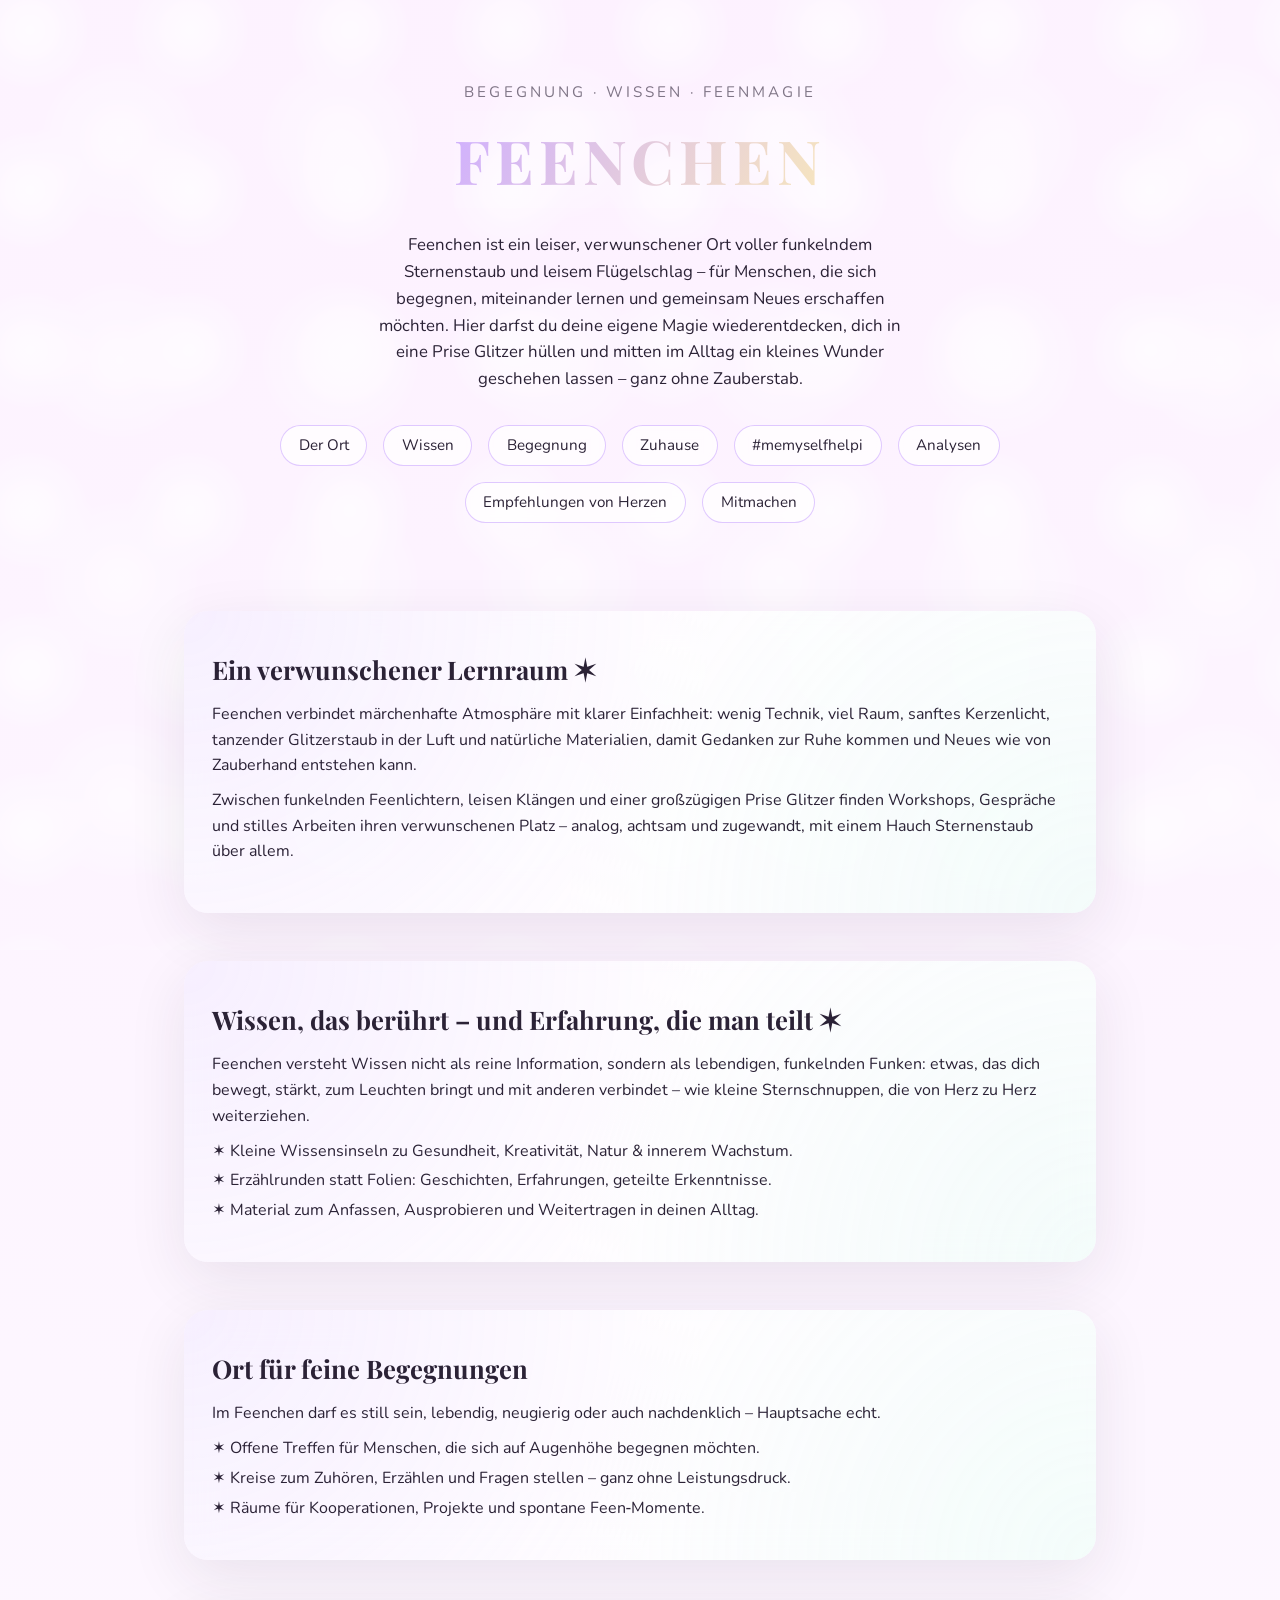
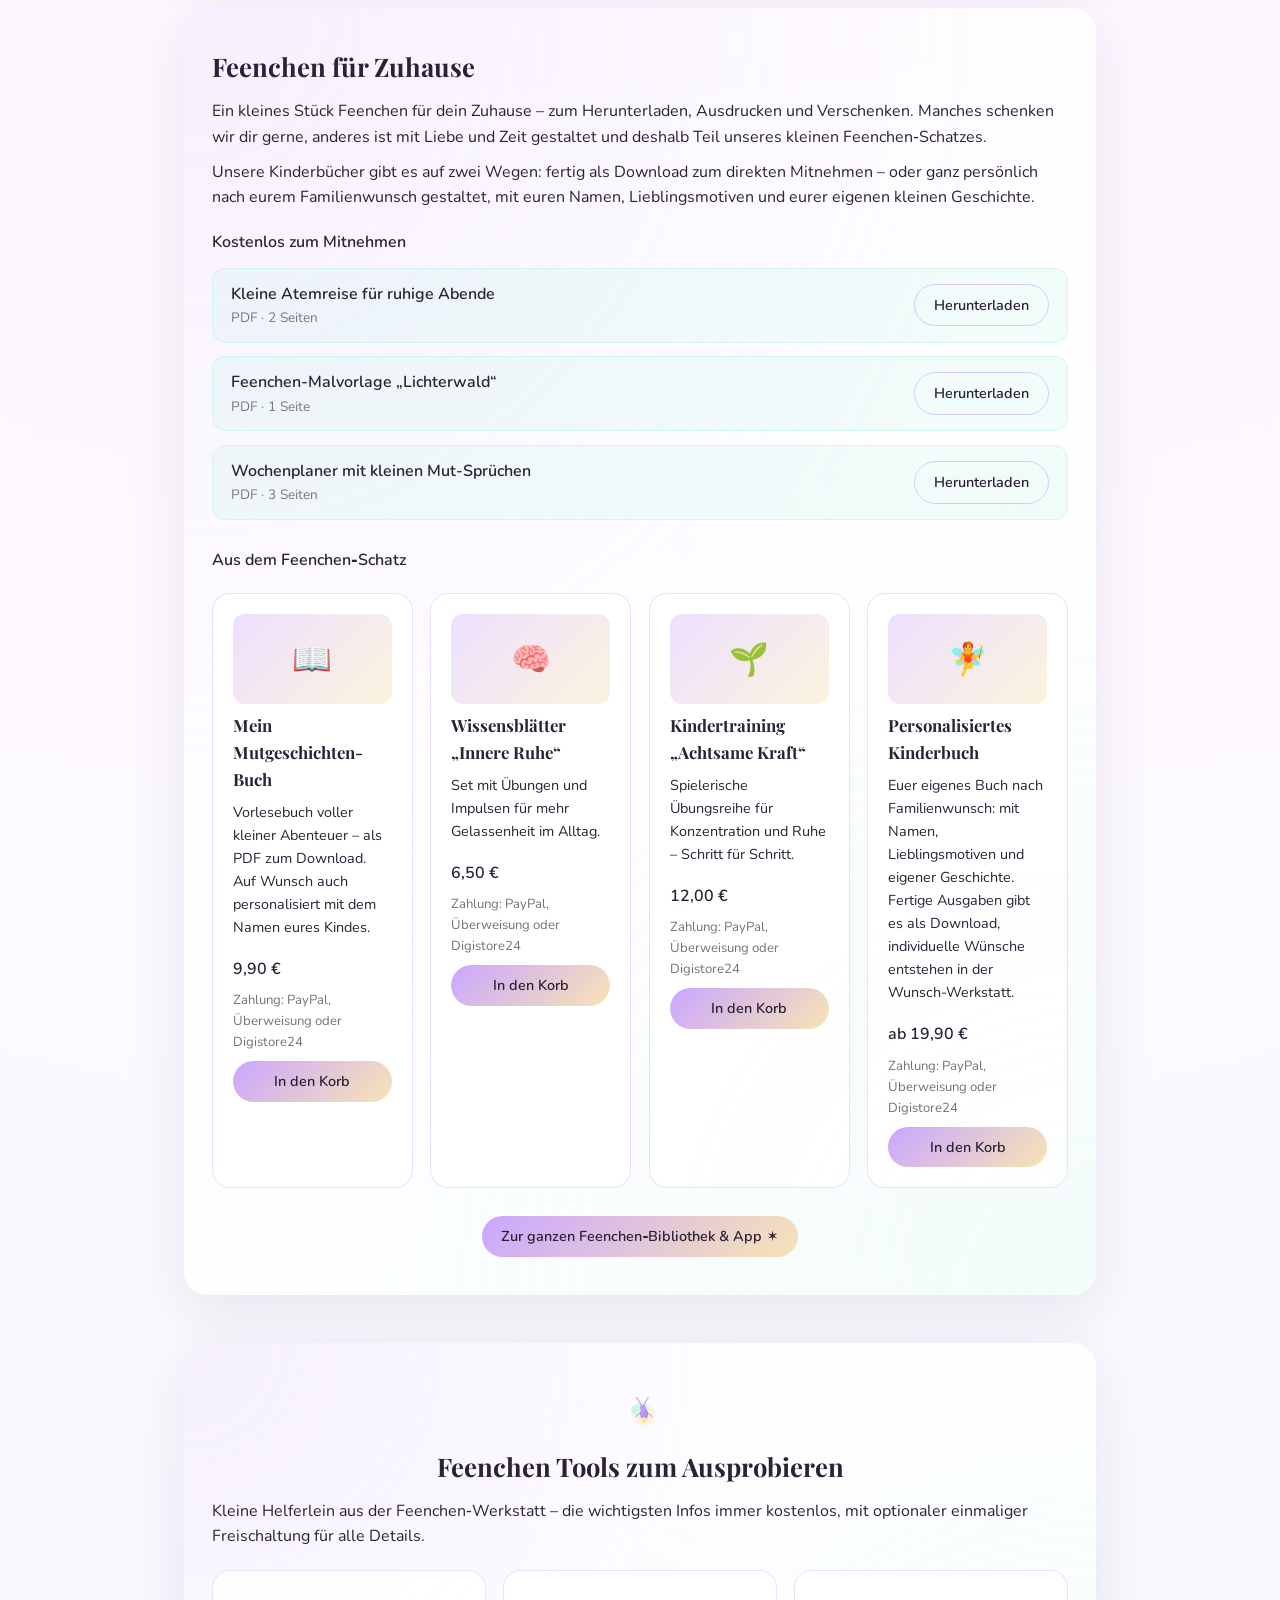
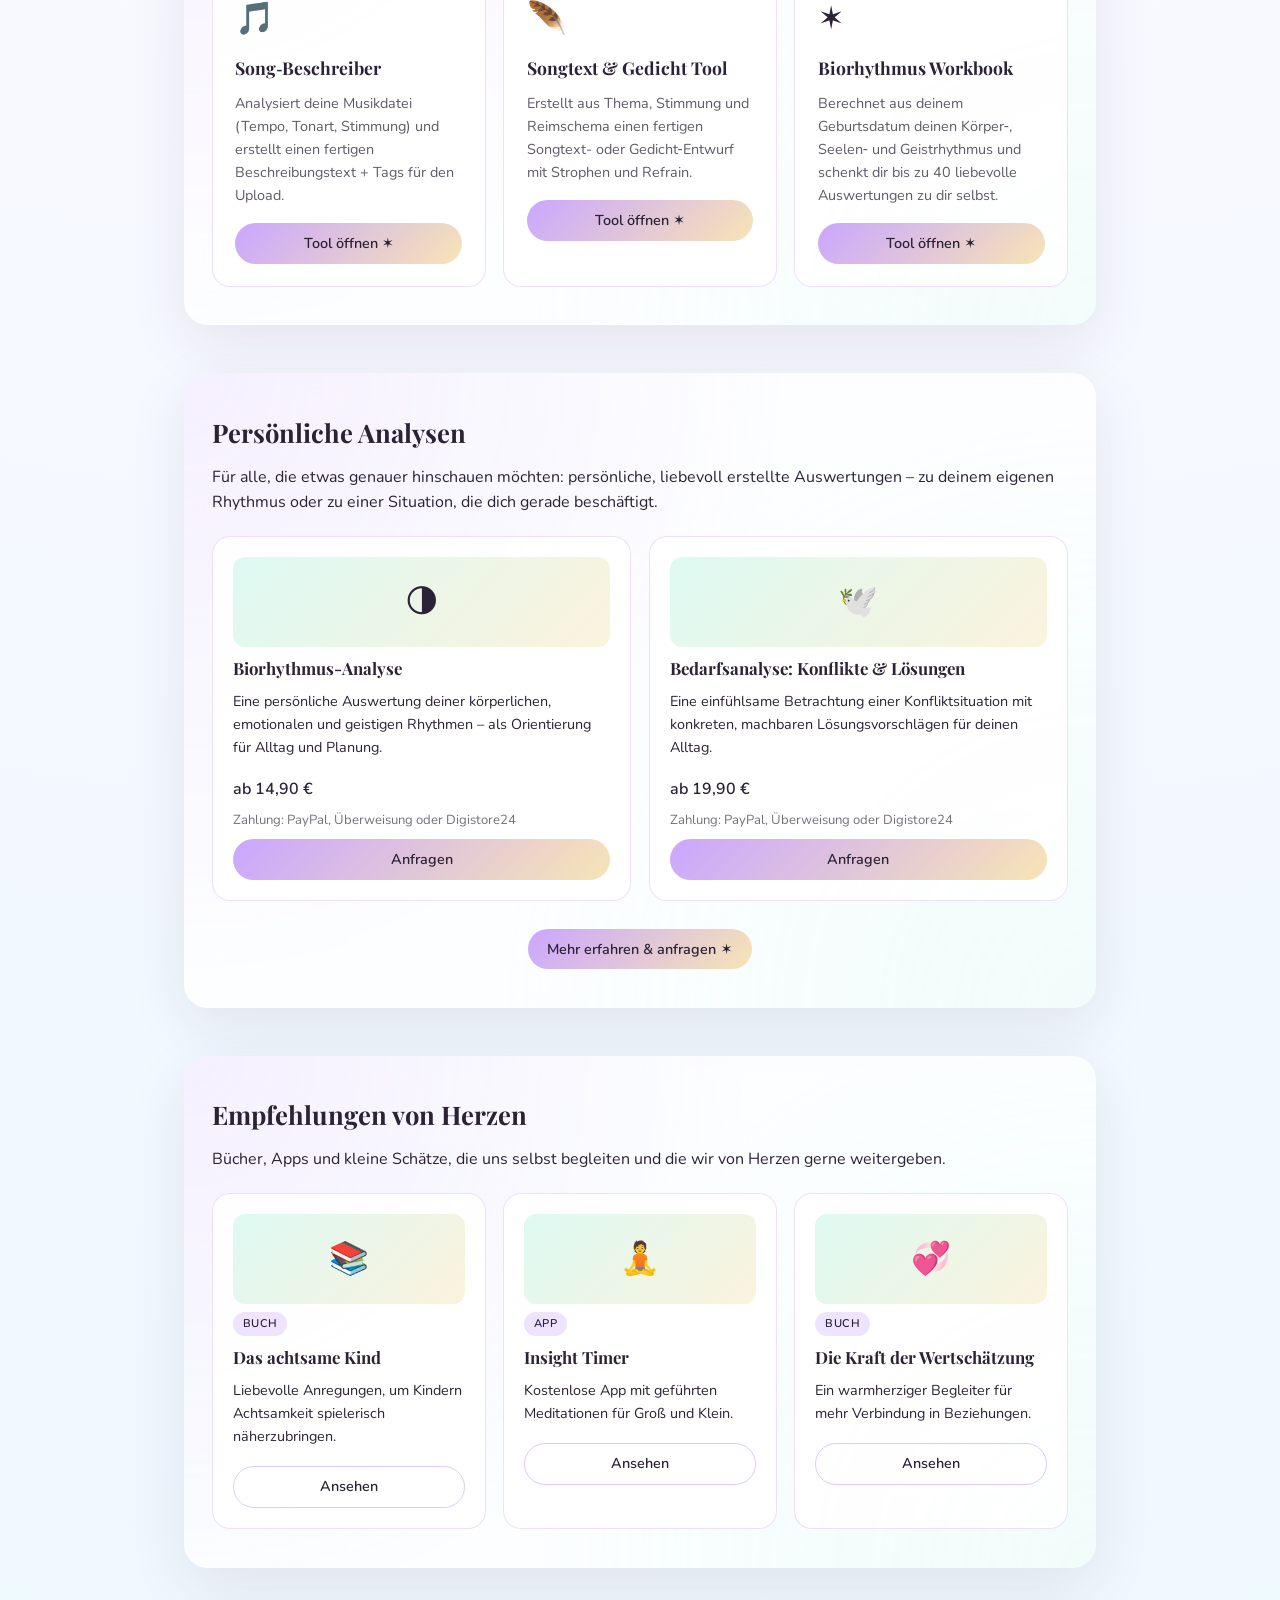
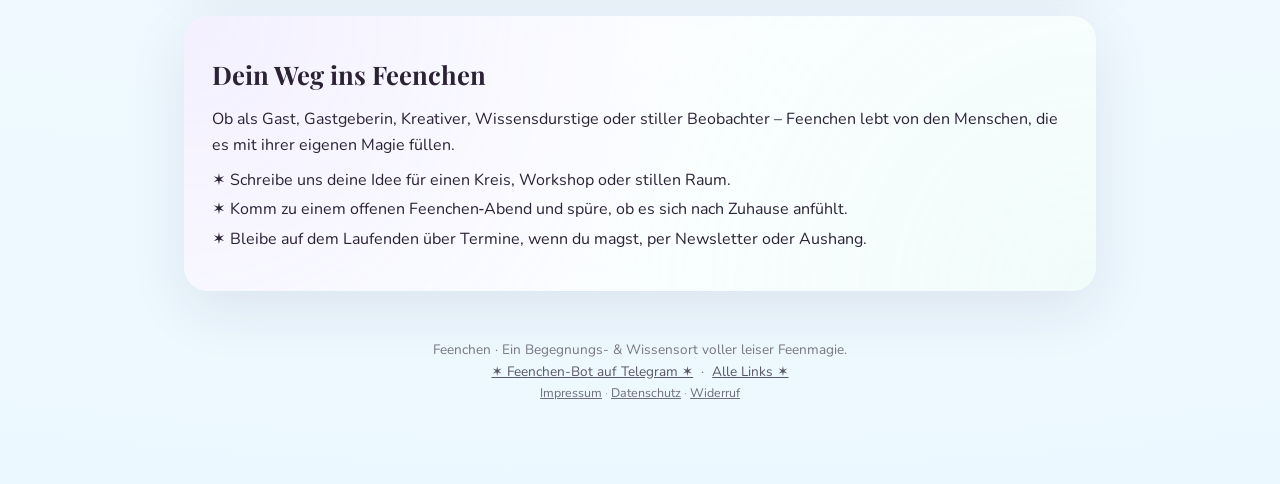
<file: index.html>
<!DOCTYPE html>
<html lang="de">

<head>
  <meta charset="UTF-8" />
  <title>Feenchen – Begegnungs- & Wissensort</title>
  <meta name="description" content="Feenchen ist ein Begegnungs- und Wissensort mit kostenlosen Downloads, liebevoll gestalteten PDFs, Analysen und einer Wunsch-Werkstatt." />
  <meta name="viewport" content="width=device-width, initial-scale=1" />
  <link rel="stylesheet" href="assets/fonts/fonts.css">
  <style>
    :root {
      --bg: #fdf9ff;
      --accent: #caa6ff;
      --accent2: #b5f5e3;
      --text: #2b2236;
      --gold: #f7e4b5;
    }

    * {
      box-sizing: border-box;
      margin: 0;
      padding: 0;
    }

    body {
      font-family: "Nunito", system-ui, -apple-system, sans-serif;
      background: radial-gradient(circle at top, #fdf1ff 0%, #fdf9ff 45%, #ecf8ff 100%);
      color: var(--text);
      line-height: 1.6;
      min-height: 100vh;
      overflow-x: hidden;
    }

    .wrapper {
      max-width: 960px;
      margin: 0 auto;
      padding: 2rem 1.5rem 4rem;
      position: relative;
    }

    .sparkles::before,
    .sparkles::after {
      content: "";
      position: fixed;
      inset: -50px;
      pointer-events: none;
      background-image:
        radial-gradient(circle, rgba(255, 255, 255, 0.9) 0, rgba(255, 255, 255, 0) 55%),
        radial-gradient(circle, rgba(247, 228, 181, 0.8) 0, rgba(247, 228, 181, 0) 55%);
      background-size: 160px 160px, 220px 220px;
      background-position: 0 0, 60px 80px;
      mix-blend-mode: screen;
      opacity: 0.55;
      animation: glitter 16s linear infinite;
      z-index: -1;
    }

    .sparkles::after {
      animation-duration: 22s;
      opacity: 0.35;
    }

    @keyframes glitter {
      0% {
        transform: translate3d(0, 0, 0);
      }

      50% {
        transform: translate3d(-40px, 30px, 0);
      }

      100% {
        transform: translate3d(0, 0, 0);
      }
    }

    header {
      text-align: center;
      padding: 3rem 1rem 2.5rem;
      position: relative;
    }

    header h1 {
      font-family: "Playfair Display", serif;
      font-size: clamp(2.7rem, 5vw, 3.8rem);
      letter-spacing: 0.08em;
      text-transform: uppercase;
      color: var(--text);
    }

    header h1 span {
      display: inline-block;
      background: linear-gradient(120deg, var(--accent), var(--gold));
      -webkit-background-clip: text;
      background-clip: text;
      color: transparent;
      position: relative;
    }

    header h1 span::after {
      content: "";
      position: absolute;
      inset: 0;
      background: linear-gradient(-45deg, rgba(255, 255, 255, 0.1) 40%, rgba(255, 255, 255, 0.9) 50%, rgba(255, 255, 255, 0.1) 60%);
      mix-blend-mode: screen;
      background-size: 250% 250%;
      animation: shimmer 6s linear infinite;
      pointer-events: none;
    }

    @keyframes shimmer {
      0% {
        background-position: 200% 0;
      }

      100% {
        background-position: -200% 0;
      }
    }

    header p {
      max-width: 540px;
      margin: 1.5rem auto 0;
      font-size: 1.05rem;
    }

    nav {
      display: flex;
      justify-content: center;
      gap: 1rem;
      margin-top: 2rem;
      flex-wrap: wrap;
    }

    nav a {
      text-decoration: none;
      font-size: 0.95rem;
      padding: 0.45rem 1.1rem;
      border-radius: 999px;
      border: 1px solid rgba(202, 166, 255, 0.6);
      background: rgba(255, 255, 255, 0.7);
      backdrop-filter: blur(6px);
      color: var(--text);
      transition: background 180ms ease, transform 180ms ease, box-shadow 180ms ease;
    }

    nav a:hover {
      background: linear-gradient(135deg, rgba(202, 166, 255, 0.22), rgba(181, 245, 227, 0.2));
      transform: translateY(-1px);
      box-shadow: 0 6px 18px rgba(43, 34, 54, 0.18);
    }

    section {
      margin-top: 3rem;
      padding: 2.4rem 1.75rem;
      border-radius: 24px;
      background: rgba(255, 255, 255, 0.78);
      backdrop-filter: blur(18px);
      box-shadow: 0 18px 60px rgba(43, 34, 54, 0.09);
      position: relative;
      overflow: hidden;
    }

    section::before {
      content: "";
      position: absolute;
      inset: 0;
      background: radial-gradient(circle at top left, rgba(202, 166, 255, 0.35), transparent 55%),
        radial-gradient(circle at bottom right, rgba(181, 245, 227, 0.35), transparent 55%);
      opacity: 0.45;
      pointer-events: none;
      z-index: -1;
    }

    section h2 {
      font-family: "Playfair Display", serif;
      font-size: 1.6rem;
      margin-bottom: 0.75rem;
    }

    section p {
      margin-bottom: 0.6rem;
    }

    ul {
      margin-top: 0.5rem;
      padding-left: 1.1rem;
      list-style: "✶ ";
    }

    li+li {
      margin-top: 0.25rem;
    }

    .tagline {
      font-size: 0.95rem;
      text-transform: uppercase;
      letter-spacing: 0.2em;
      color: rgba(43, 34, 54, 0.6);
      margin-bottom: 0.4rem;
    }

    footer {
      text-align: center;
      font-size: 0.85rem;
      color: rgba(43, 34, 54, 0.6);
      margin-top: 3rem;
      padding-bottom: 1rem;
    }

    @media (max-width: 640px) {
      section {
        padding: 2rem 1.35rem;
      }
    }

    /* --- Zuhause: kostenlose Liste --- */
    .freebie-list {
      list-style: none;
      padding-left: 0;
      margin-top: 0.75rem;
      display: flex;
      flex-direction: column;
      gap: 0.6rem;
    }

    .freebie-list li {
      display: flex;
      align-items: center;
      justify-content: space-between;
      gap: 1rem;
      padding: 0.8rem 1.1rem;
      border-radius: 14px;
      background: rgba(181, 245, 227, 0.18);
      border: 1px solid rgba(181, 245, 227, 0.5);
    }

    .freebie-list li span.title {
      font-weight: 600;
    }

    .freebie-list li span.meta {
      display: block;
      font-size: 0.85rem;
      color: rgba(43, 34, 54, 0.6);
      font-weight: 400;
    }

    /* --- Zuhause: kostenpflichtige Kacheln --- */
    .shop-grid {
      display: grid;
      grid-template-columns: repeat(auto-fit, minmax(200px, 1fr));
      gap: 1.1rem;
      margin-top: 1.25rem;
    }

    .shop-card {
      background: rgba(255, 255, 255, 0.85);
      border: 1px solid rgba(202, 166, 255, 0.35);
      border-radius: 18px;
      padding: 1.25rem;
      display: flex;
      flex-direction: column;
      gap: 0.5rem;
      transition: transform 180ms ease, box-shadow 180ms ease;
    }

    .shop-card:hover {
      transform: translateY(-3px);
      box-shadow: 0 12px 30px rgba(43, 34, 54, 0.12);
    }

    .shop-card .cover {
      height: 90px;
      border-radius: 12px;
      display: flex;
      align-items: center;
      justify-content: center;
      font-size: 2rem;
      background: linear-gradient(135deg, rgba(202, 166, 255, 0.35), rgba(247, 228, 181, 0.45));
    }

    .shop-card h3 {
      font-family: "Playfair Display", serif;
      font-size: 1.05rem;
    }

    .shop-card .price {
      font-weight: 600;
      color: var(--text);
    }

    .payment-methods {
      font-size: 0.82rem;
      color: rgba(43, 34, 54, 0.65);
      margin-bottom: 0;
    }

    /* --- Buttons --- */
    .btn {
      display: inline-flex;
      align-items: center;
      justify-content: center;
      gap: 0.4rem;
      text-decoration: none;
      font-size: 0.9rem;
      font-weight: 600;
      padding: 0.55rem 1.2rem;
      border-radius: 999px;
      border: none;
      cursor: pointer;
      transition: transform 180ms ease, box-shadow 180ms ease;
    }

    .btn:hover {
      transform: translateY(-1px);
      box-shadow: 0 8px 20px rgba(43, 34, 54, 0.15);
    }

    .btn-primary {
      background: linear-gradient(135deg, var(--accent), var(--gold));
      color: var(--text);
    }

    .btn-outline {
      background: transparent;
      border: 1px solid rgba(202, 166, 255, 0.6);
      color: var(--text);
    }

    .zuhause-cta {
      margin-top: 1.75rem;
      text-align: center;
    }

    /* --- Badges (z.B. ABO, Buch, App) --- */
    .badge {
      display: inline-block;
      font-size: 0.7rem;
      font-weight: 700;
      letter-spacing: 0.05em;
      text-transform: uppercase;
      padding: 0.2rem 0.6rem;
      border-radius: 999px;
      background: rgba(202, 166, 255, 0.3);
      color: var(--text);
      align-self: flex-start;
    }

    /* --- Empfehlungs- & Analyse-Karten teilen das Kachel-Layout --- */
    .recommend-card .cover,
    .analyse-card .cover {
      background: linear-gradient(135deg, rgba(181, 245, 227, 0.45), rgba(247, 228, 181, 0.45));
    }

    /* --- Tools-Kacheln --- */
    .tools-grid {
      display: grid;
      grid-template-columns: repeat(auto-fit, minmax(220px, 1fr));
      gap: 1.1rem;
      margin-top: 1.25rem;
    }

    .tool-card {
      background: rgba(255, 255, 255, 0.85);
      border: 1px solid rgba(202, 166, 255, 0.35);
      border-radius: 18px;
      padding: 1.4rem;
      display: flex;
      flex-direction: column;
      gap: 0.6rem;
      text-align: left;
      transition: transform 180ms ease, box-shadow 180ms ease;
    }

    .tool-card:hover {
      transform: translateY(-3px);
      box-shadow: 0 12px 30px rgba(43, 34, 54, 0.12);
    }

    .tool-card .cover {
      font-size: 2rem;
    }

    .tool-card h3 {
      font-family: "Playfair Display", serif;
      font-size: 1.1rem;
    }

    .tool-card p {
      font-size: 0.9rem;
      color: rgba(43, 34, 54, 0.75);
      margin-bottom: 0.4rem;
    }
  </style>
  <script src="./content.js" defer></script>
  <script src="./render.js" defer></script>
</head>

<body class="sparkles">
  <div class="wrapper">
    <header>
      <div class="tagline">Begegnung · Wissen · Feenmagie</div>
      <h1><span>Feenchen</span></h1>
      <p>
        Feenchen ist ein leiser, verwunschener Ort voller funkelndem Sternenstaub und leisem
        Flügelschlag – für Menschen, die sich begegnen, miteinander lernen und gemeinsam Neues
        erschaffen möchten. Hier darfst du deine eigene Magie wiederentdecken, dich in eine Prise
        Glitzer hüllen und mitten im Alltag ein kleines Wunder geschehen lassen – ganz ohne Zauberstab.
      </p>
      <nav>
        <a href="#ort">Der Ort</a>
        <a href="#wissen">Wissen</a>
        <a href="#begegnung">Begegnung</a>
        <a href="#zuhause">Zuhause</a>
        <a href="#tools">#memyselfhelpi</a>
        <a href="#analysen">Analysen</a>
        <a href="#empfehlungen">Empfehlungen von Herzen</a>
        <a href="#mitmachen">Mitmachen</a>
      </nav>
    </header>

    <section id="ort">
      <h2>Ein verwunschener Lernraum ✶</h2>
      <p>
        Feenchen verbindet märchenhafte Atmosphäre mit klarer Einfachheit: wenig Technik, viel Raum,
        sanftes Kerzenlicht, tanzender Glitzerstaub in der Luft und natürliche Materialien, damit
        Gedanken zur Ruhe kommen und Neues wie von Zauberhand entstehen kann.
      </p>
      <p>
        Zwischen funkelnden Feenlichtern, leisen Klängen und einer großzügigen Prise Glitzer finden
        Workshops, Gespräche und stilles Arbeiten ihren verwunschenen Platz – analog, achtsam und
        zugewandt, mit einem Hauch Sternenstaub über allem.
      </p>
    </section>

    <section id="wissen">
      <h2>Wissen, das berührt – und Erfahrung, die man teilt ✶</h2>
      <p>
        Feenchen versteht Wissen nicht als reine Information, sondern als lebendigen, funkelnden Funken:
        etwas, das dich bewegt, stärkt, zum Leuchten bringt und mit anderen verbindet – wie kleine
        Sternschnuppen, die von Herz zu Herz weiterziehen.
      </p>
      <ul>
        <li>Kleine Wissensinseln zu Gesundheit, Kreativität, Natur & innerem Wachstum.</li>
        <li>Erzählrunden statt Folien: Geschichten, Erfahrungen, geteilte Erkenntnisse.</li>
        <li>Material zum Anfassen, Ausprobieren und Weitertragen in deinen Alltag.</li>
      </ul>
    </section>

    <section id="begegnung">
      <h2>Ort für feine Begegnungen</h2>
      <p>
        Im Feenchen darf es still sein, lebendig, neugierig oder auch nachdenklich – Hauptsache echt.
      </p>
      <ul>
        <li>Offene Treffen für Menschen, die sich auf Augenhöhe begegnen möchten.</li>
        <li>Kreise zum Zuhören, Erzählen und Fragen stellen – ganz ohne Leistungsdruck.</li>
        <li>Räume für Kooperationen, Projekte und spontane Feen‑Momente.</li>
      </ul>
    </section>

    <section id="zuhause">
      <h2>Feenchen für Zuhause</h2>
      <p>
        Ein kleines Stück Feenchen für dein Zuhause – zum Herunterladen, Ausdrucken und Verschenken.
        Manches schenken wir dir gerne, anderes ist mit Liebe und Zeit gestaltet und deshalb Teil unseres
        kleinen Feenchen‑Schatzes.
      </p>
      <p>
        Unsere Kinderbücher gibt es auf zwei Wegen: fertig als Download zum direkten Mitnehmen –
        oder ganz persönlich nach eurem Familienwunsch gestaltet, mit euren Namen, Lieblingsmotiven
        und eurer eigenen kleinen Geschichte.
      </p>

      <p style="margin-top: 1.2rem;"><strong>Kostenlos zum Mitnehmen</strong></p>
      <ul class="freebie-list" data-feenchen="kostenlos-vorschau"></ul>

      <p style="margin-top: 1.75rem;"><strong>Aus dem Feenchen‑Schatz</strong></p>
      <div class="shop-grid" data-feenchen="schatz-vorschau"></div>

      <div class="zuhause-cta">
        <a class="btn btn-primary" href="zuhause.html">Zur ganzen Feenchen‑Bibliothek &amp; App ✶</a>
      </div>
    </section>

    <section id="tools">
      <svg width="56" height="56" viewBox="0 0 140 140" style="display:block;margin:0 auto 8px;" aria-hidden="true">
        <defs>
          <radialGradient id="fireflyGlow" cx="50%" cy="50%" r="50%">
            <stop offset="0%" stop-color="#fff3c4" stop-opacity="0.95"/>
            <stop offset="45%" stop-color="#f7e4b5" stop-opacity="0.55"/>
            <stop offset="100%" stop-color="#f7e4b5" stop-opacity="0"/>
          </radialGradient>
          <linearGradient id="fireflyBody" x1="0%" y1="0%" x2="100%" y2="100%">
            <stop offset="0%" stop-color="#caa6ff"/>
            <stop offset="100%" stop-color="#a682e0"/>
          </linearGradient>
          <linearGradient id="fireflyWing" x1="0%" y1="0%" x2="100%" y2="100%">
            <stop offset="0%" stop-color="#b5f5e3" stop-opacity="0.85"/>
            <stop offset="100%" stop-color="#e8fbf3" stop-opacity="0.55"/>
          </linearGradient>
        </defs>
        <circle cx="80" cy="82" r="34" fill="url(#fireflyGlow)"/>
        <circle cx="34" cy="40" r="2" fill="#f7e4b5" opacity="0.9"/>
        <circle cx="46" cy="30" r="1.4" fill="#caa6ff" opacity="0.8"/>
        <circle cx="26" cy="58" r="1.6" fill="#b5f5e3" opacity="0.85"/>
        <ellipse cx="66" cy="66" rx="20" ry="12" fill="url(#fireflyWing)" transform="rotate(-25 66 66)"/>
        <ellipse cx="72" cy="72" rx="22" ry="13" fill="url(#fireflyWing)" transform="rotate(-10 72 72)"/>
        <path d="M74 60 C 70 50, 66 46, 62 40" stroke="#7a5c93" stroke-width="1.6" fill="none" stroke-linecap="round"/>
        <path d="M80 60 C 82 50, 86 46, 90 40" stroke="#7a5c93" stroke-width="1.6" fill="none" stroke-linecap="round"/>
        <circle cx="62" cy="40" r="1.8" fill="#caa6ff"/>
        <circle cx="90" cy="40" r="1.8" fill="#caa6ff"/>
        <circle cx="77" cy="64" r="7" fill="url(#fireflyBody)"/>
        <ellipse cx="80" cy="80" rx="10" ry="16" fill="url(#fireflyBody)"/>
        <ellipse cx="80" cy="96" rx="7" ry="8" fill="#fff3c4"/>
        <ellipse cx="80" cy="96" rx="4.2" ry="5" fill="#ffe066"/>
        <path d="M72 78 C 66 80, 62 84, 58 88" stroke="#7a5c93" stroke-width="1.3" fill="none" stroke-linecap="round"/>
        <path d="M88 78 C 94 80, 98 84, 102 88" stroke="#7a5c93" stroke-width="1.3" fill="none" stroke-linecap="round"/>
      </svg>
      <h2 style="text-align:center;">Feenchen Tools zum Ausprobieren</h2>
      <p>
        Kleine Helferlein aus der Feenchen‑Werkstatt – die wichtigsten Infos immer kostenlos,
        mit optionaler einmaliger Freischaltung für alle Details.
      </p>
      <div class="tools-grid">
        <div class="tool-card">
          <div class="cover">🎵</div>
          <h3>Song‑Beschreiber</h3>
          <p>Analysiert deine Musikdatei (Tempo, Tonart, Stimmung) und erstellt einen fertigen Beschreibungstext + Tags für den Upload.</p>
          <a class="btn btn-primary" href="song-beschreiber.html">Tool öffnen ✶</a>
        </div>
        <div class="tool-card">
          <div class="cover">🪶</div>
          <h3>Songtext &amp; Gedicht Tool</h3>
          <p>Erstellt aus Thema, Stimmung und Reimschema einen fertigen Songtext- oder Gedicht‑Entwurf mit Strophen und Refrain.</p>
          <a class="btn btn-primary" href="song-gedicht-tool.html">Tool öffnen ✶</a>
        </div>
        <div class="tool-card">
          <div class="cover">✶</div>
          <h3>Biorhythmus Workbook</h3>
          <p>Berechnet aus deinem Geburtsdatum deinen Körper‑, Seelen‑ und Geistrhythmus und schenkt dir bis zu 40 liebevolle Auswertungen zu dir selbst.</p>
          <a class="btn btn-primary" href="biorhythmus.html">Tool öffnen ✶</a>
        </div>
      </div>
    </section>

    <section id="analysen">
      <h2>Persönliche Analysen</h2>
      <p>
        Für alle, die etwas genauer hinschauen möchten: persönliche, liebevoll erstellte Auswertungen –
        zu deinem eigenen Rhythmus oder zu einer Situation, die dich gerade beschäftigt.
      </p>
      <div class="shop-grid" data-feenchen="analysen-vorschau"></div>
      <div class="zuhause-cta">
        <a class="btn btn-primary" href="zuhause.html#analysen">Mehr erfahren &amp; anfragen ✶</a>
      </div>
    </section>

    <section id="empfehlungen">
      <h2>Empfehlungen von Herzen</h2>
      <p>
        Bücher, Apps und kleine Schätze, die uns selbst begleiten und die wir von Herzen gerne weitergeben.
      </p>
      <div class="shop-grid" data-feenchen="empfehlungen-grid"></div>
    </section>

    <section id="mitmachen">
      <h2>Dein Weg ins Feenchen</h2>
      <p>
        Ob als Gast, Gastgeberin, Kreativer, Wissensdurstige oder stiller Beobachter – Feenchen lebt von
        den Menschen, die es mit ihrer eigenen Magie füllen.
      </p>
      <ul>
        <li>Schreibe uns deine Idee für einen Kreis, Workshop oder stillen Raum.</li>
        <li>Komm zu einem offenen Feenchen‑Abend und spüre, ob es sich nach Zuhause anfühlt.</li>
        <li>Bleibe auf dem Laufenden über Termine, wenn du magst, per Newsletter oder Aushang.</li>
      </ul>
    </section>

    <footer>
      Feenchen · Ein Begegnungs- & Wissensort voller leiser Feenmagie.<br />
      <a href="https://t.me/RinaRitasFeenchenWelttetris_bot" target="_blank" rel="noopener" style="color: var(--text); opacity: 0.75;">✶ Feenchen-Bot auf Telegram ✶</a>
      &nbsp;·&nbsp;
      <a href="links.html" style="color: var(--text); opacity: 0.75;">Alle Links ✶</a><br />
      <span style="font-size: 0.78rem; opacity: 0.65;">
        <a href="impressum.html" style="color: var(--text);">Impressum</a> ·
        <a href="datenschutz.html" style="color: var(--text);">Datenschutz</a> ·
        <a href="widerruf.html" style="color: var(--text);">Widerruf</a>
      </span>
    </footer>
  </div>
</body>

</html>
</file>
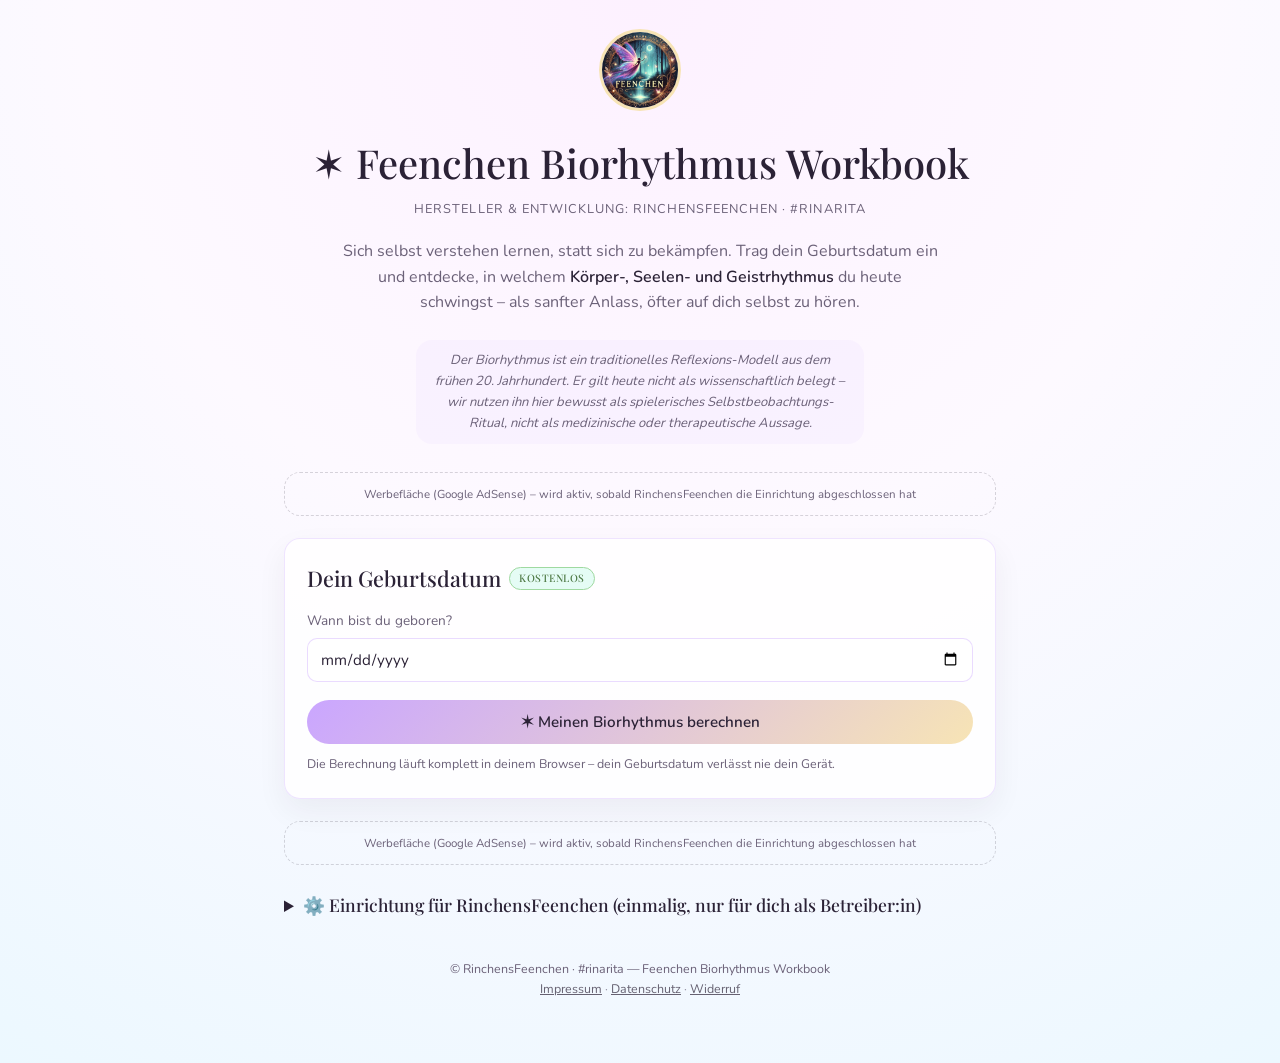
<file: biorhythmus.html>
<!DOCTYPE html>
<html lang="de">
<head>
<meta charset="UTF-8">
<meta name="viewport" content="width=device-width, initial-scale=1">
<title>Feenchen Biorhythmus Workbook</title>
<meta name="author" content="RinchensFeenchen #rinarita">
<meta name="description" content="Interaktives Biorhythmus-Workbook: berechne deinen Körper-, Seelen- und Geistrhythmus und entdecke bis zu 40 liebevolle Auswertungen zu dir selbst.">
<link rel="stylesheet" href="assets/fonts/fonts.css">
<style>
  :root {
    --bg: #fdf9ff;
    --accent: #caa6ff;
    --accent2: #b5f5e3;
    --text: #2b2236;
    --text-muted: #6b6178;
    --gold: #f7e4b5;
    --rose: #f3c9d8;
    --radius: 16px;
  }
  * { box-sizing: border-box; margin: 0; padding: 0; }
  body {
    font-family: "Nunito", system-ui, -apple-system, sans-serif;
    background: radial-gradient(circle at top, #fdf1ff 0%, #fdf9ff 45%, #ecf8ff 100%);
    color: var(--text);
    line-height: 1.6;
    min-height: 100vh;
  }
  .wrap { max-width: 760px; margin: 0 auto; padding: 2rem 1.5rem 4rem; }

  header { text-align: center; margin-bottom: 0.5rem; }
  header img { width: 76px; height: 76px; border-radius: 50%; object-fit: cover; box-shadow: 0 0 0 3px var(--gold); }
  h1 {
    font-family: "Playfair Display", serif;
    font-weight: 500;
    font-size: clamp(1.9rem, 5vw, 2.5rem);
    margin: 14px 0 4px;
  }
  .byline { color: var(--text-muted); font-size: 0.8rem; letter-spacing: 0.08em; text-transform: uppercase; margin-bottom: 20px; }
  .lede { color: var(--text-muted); font-size: 1rem; max-width: 60ch; margin: 0 auto 24px; text-align: center; }
  .lede strong { color: var(--text); }
  .disclaimer {
    font-size: 0.82rem; font-style: italic; color: var(--text-muted);
    text-align: center; max-width: 56ch; margin: 0 auto 28px;
    padding: 10px 16px; border-radius: var(--radius); background: rgba(202,166,255,0.08);
  }

  .adslot {
    border: 1px dashed rgba(43,34,54,0.18); border-radius: var(--radius);
    padding: 12px; text-align: center; font-size: 0.72rem; color: var(--text-muted); margin: 22px 0;
  }

  .card {
    background: rgba(255,255,255,0.85); border: 1px solid rgba(202,166,255,0.3);
    border-radius: var(--radius); padding: 22px 22px 24px; margin-bottom: 22px;
    box-shadow: 0 12px 30px rgba(43,34,54,0.06);
  }
  .card h2 {
    font-family: "Playfair Display", serif; font-weight: 500; font-size: 1.35rem;
    margin: 0 0 14px; display: flex; align-items: center; gap: 8px; flex-wrap: wrap;
  }
  .free-badge {
    display: inline-block; font-size: 0.65rem; letter-spacing: 0.05em; text-transform: uppercase;
    color: #4E7A45; border: 1px solid #9fd9a0; background: rgba(181,245,227,0.35);
    border-radius: 100px; padding: 2px 9px;
  }
  .lock-badge {
    display: inline-block; font-size: 0.65rem; letter-spacing: 0.05em; text-transform: uppercase;
    color: #99406b; border: 1px solid var(--rose); background: rgba(243,201,216,0.4);
    border-radius: 100px; padding: 2px 9px;
  }

  label { display: block; font-size: 0.85rem; color: var(--text-muted); margin: 14px 0 6px; }
  label:first-child { margin-top: 0; }
  input[type=date] {
    width: 100%; background: #fff; border: 1px solid rgba(202,166,255,0.4); color: var(--text);
    font-family: "Nunito", sans-serif; font-size: 0.95rem; padding: 10px 12px; border-radius: 10px;
  }

  .btn {
    display: inline-flex; align-items: center; gap: 8px; justify-content: center;
    background: linear-gradient(135deg, var(--accent), var(--gold)); color: var(--text);
    border: none; border-radius: 100px; font-family: "Nunito", sans-serif; font-weight: 600;
    font-size: 0.95rem; padding: 12px 22px; cursor: pointer; margin-top: 18px; width: 100%;
    transition: transform .15s ease, box-shadow .15s ease;
  }
  .btn:hover { transform: translateY(-1px); box-shadow: 0 8px 20px rgba(43,34,54,0.15); }
  .btn:active { transform: scale(0.98); }
  .btn.secondary { background: transparent; color: var(--text); border: 1px solid rgba(202,166,255,0.6); }
  .btn.small { width: auto; padding: 8px 16px; font-size: 0.82rem; margin-top: 0; }

  .stats { display: flex; flex-wrap: wrap; gap: 10px; margin-top: 14px; }
  .stat {
    flex: 1; min-width: 140px; background: var(--bg); border: 1px solid rgba(202,166,255,0.25);
    border-radius: 12px; padding: 12px 14px; text-align: center;
  }
  .stat b { display: block; font-family: "Playfair Display", serif; font-size: 1.4rem; font-weight: 500; margin-bottom: 2px; }
  .stat span.lbl { font-size: 0.72rem; color: var(--text-muted); text-transform: uppercase; letter-spacing: 0.05em; }
  .stat span.phase { display: block; font-size: 0.78rem; margin-top: 4px; color: var(--text); }
  .stat.koerper b { color: #D85A30; }
  .stat.seele b { color: #D4537E; }
  .stat.geist b { color: #185FA5; }

  .chart-wrap { margin-top: 18px; }
  .chart-legend { display: flex; gap: 16px; justify-content: center; font-size: 0.78rem; margin-top: 8px; flex-wrap: wrap; }
  .chart-legend span { display: inline-flex; align-items: center; gap: 5px; }
  .dot { width: 9px; height: 9px; border-radius: 50%; display: inline-block; }

  .theme-card {
    border: 1px solid rgba(202,166,255,0.3); border-radius: 12px; padding: 14px 16px; margin-top: 12px;
    background: var(--bg);
  }
  .theme-card h3 { font-family: "Playfair Display", serif; font-weight: 500; font-size: 1.05rem; margin-bottom: 6px; }
  .theme-card p { font-size: 0.9rem; color: var(--text); }

  .lockwall {
    position: relative; padding: 18px; border-radius: var(--radius);
    background: rgba(243,201,216,0.15); border: 1px solid rgba(243,201,216,0.6);
    text-align: center; font-size: 0.9rem; color: var(--text);
  }
  .lockwall .price { color: #99406b; font-weight: 600; }

  .warn {
    font-size: 0.78rem; color: #99406b; background: rgba(243,201,216,0.2);
    border: 1px solid rgba(243,201,216,0.6); border-radius: 8px; padding: 8px 10px; margin-top: 14px;
  }

  details { margin-top: 26px; }
  summary { cursor: pointer; font-family: "Playfair Display", serif; font-size: 1.1rem; color: var(--text); font-weight: 500; }
  .setup ol { padding-left: 20px; color: var(--text-muted); font-size: 0.88rem; }
  .setup li { margin-bottom: 12px; }
  .setup code { background: rgba(202,166,255,0.12); padding: 2px 6px; border-radius: 4px; font-size: 0.82rem; }
  .setup a { color: var(--text); }
  .note { font-size: 0.78rem; color: var(--text-muted); margin-top: 10px; }

  footer { text-align: center; margin-top: 40px; font-size: 0.78rem; color: var(--text-muted); }

  #cookie-banner {
    position: fixed; left: 0; right: 0; bottom: 0; background: #fff;
    border-top: 1px solid rgba(202,166,255,0.4); padding: 14px 20px; display: none; z-index: 50;
    font-size: 0.82rem; color: var(--text);
  }
  #cookie-banner .row { max-width: 760px; margin: 0 auto; display: flex; flex-wrap: wrap; align-items: center; gap: 12px; justify-content: space-between; }
  #cookie-banner button { border-radius: 100px; padding: 8px 16px; font-size: 0.8rem; cursor: pointer; border: 1px solid var(--accent); background: transparent; color: var(--text); }
  #cookie-banner button.accept { background: var(--accent); color: #fff; border: none; }
</style>
</head>
<body>
<div class="wrap">

  <header>
    <img src="assets/feenchen-logo.jpg" alt="RinchensFeenchen Logo" onerror="this.style.display='none'">
    <h1>✶ Feenchen Biorhythmus Workbook</h1>
    <div class="byline">Hersteller &amp; Entwicklung: RinchensFeenchen · #rinarita</div>
  </header>

  <p class="lede">
    Sich selbst verstehen lernen, statt sich zu bekämpfen. Trag dein Geburtsdatum ein und entdecke,
    in welchem <strong>Körper-, Seelen- und Geistrhythmus</strong> du heute schwingst – als sanfter
    Anlass, öfter auf dich selbst zu hören.
  </p>
  <p class="disclaimer">
    Der Biorhythmus ist ein traditionelles Reflexions-Modell aus dem frühen 20. Jahrhundert.
    Er gilt heute nicht als wissenschaftlich belegt – wir nutzen ihn hier bewusst als spielerisches
    Selbstbeobachtungs-Ritual, nicht als medizinische oder therapeutische Aussage.
  </p>

  <div class="adslot" id="ad-top">Werbefläche (Google AdSense) – wird aktiv, sobald RinchensFeenchen die Einrichtung abgeschlossen hat</div>

  <div class="card">
    <h2>Dein Geburtsdatum <span class="free-badge">kostenlos</span></h2>
    <label for="geburtsdatum">Wann bist du geboren?</label>
    <input type="date" id="geburtsdatum">
    <button class="btn" onclick="Feenchen.berechnen()">✶ Meinen Biorhythmus berechnen</button>
    <p class="note">Die Berechnung läuft komplett in deinem Browser – dein Geburtsdatum verlässt nie dein Gerät.</p>
  </div>

  <div class="card" id="ergebnis-card" style="display:none;">
    <h2>Deine drei Rhythmen heute <span class="free-badge">kostenlos</span></h2>

    <div class="stats">
      <div class="stat koerper">
        <span class="lbl">Körper · 23 Tage</span>
        <b id="wert-koerper">–</b>
        <span class="phase" id="phase-koerper">–</span>
      </div>
      <div class="stat seele">
        <span class="lbl">Seele · 28 Tage</span>
        <b id="wert-seele">–</b>
        <span class="phase" id="phase-seele">–</span>
      </div>
      <div class="stat geist">
        <span class="lbl">Geist · 33 Tage</span>
        <b id="wert-geist">–</b>
        <span class="phase" id="phase-geist">–</span>
      </div>
    </div>

    <div class="chart-wrap">
      <svg id="chart" viewBox="0 0 600 180" style="width:100%;height:auto;" role="img" aria-label="Verlauf deiner drei Rhythmen über die letzten und nächsten 15 Tage"></svg>
      <div class="chart-legend">
        <span><i class="dot" style="background:#D85A30;"></i>Körper</span>
        <span><i class="dot" style="background:#D4537E;"></i>Seele</span>
        <span><i class="dot" style="background:#185FA5;"></i>Geist</span>
      </div>
    </div>

    <div id="frei-themen"></div>

    <details style="margin-top:22px;">
      <summary>Alle 40 Auswertungen freischalten <span class="lock-badge">Premium</span></summary>

      <div id="premium-locked" class="lockwall" style="margin-top:14px;">
        ✶ Insgesamt warten <strong>40 liebevolle Auswertungen</strong> zu Energie, Gefühlswelt, Kreativität,
        Fokus, Beziehungen und mehr auf dich – abgestimmt auf deine drei Rhythmen. Die spannendsten zwei
        Themen oben sind für immer kostenlos, der Rest ist Teil der einmaligen Freischaltung
        (<span class="price" id="preisAnzeige">3,99&nbsp;€</span>, kein Abo).
        <div id="paypal-button-container" style="margin-top:14px;"></div>
        <p class="warn">⚠️ Die Bezahlung ist von RinchensFeenchen noch nicht final eingerichtet (Test-Modus). Siehe „Einrichtung" ganz unten.</p>
        <button class="btn secondary small" onclick="Feenchen.testFreischalten()">Test-Modus: trotzdem freischalten</button>
      </div>

      <div id="premium-content" style="display:none;margin-top:14px;"></div>
    </details>
  </div>

  <div class="adslot" id="ad-bottom">Werbefläche (Google AdSense) – wird aktiv, sobald RinchensFeenchen die Einrichtung abgeschlossen hat</div>

  <details class="setup">
    <summary>⚙️ Einrichtung für RinchensFeenchen (einmalig, nur für dich als Betreiber:in)</summary>
    <ol>
      <li><strong>Logo:</strong> Nutzt automatisch dasselbe Feenchen-Logo (<code>assets/feenchen-logo.jpg</code>) wie deine anderen Tools.</li>
      <li><strong>PayPal-Einmalzahlung aktivieren:</strong> Dieselbe PayPal-Business-App wie bei den anderen Tools wiederverwenden, oder im <a href="https://developer.paypal.com/dashboard/applications" target="_blank" rel="noopener">PayPal Developer Dashboard</a> eine neue App anlegen → Client-ID unten bei <code>PAYPAL_CLIENT_ID</code> eintragen. Preis bei <code>PREMIUM_PRICE</code> nach Wunsch anpassen.</li>
      <li><strong>Werbung (optional):</strong> Publisher-ID bei <code>ADSENSE_CLIENT_ID</code> eintragen, sobald bei Google AdSense freigeschaltet.</li>
      <li><strong>Online stellen:</strong> Liegt schon im selben Ordner wie deine anderen Tools, z. B. unter <code>/rinchensfeenchen/biorhythmus.html</code>.</li>
    </ol>
    <p class="note">Hinweis: Die Freischaltung merkt sich der Browser lokal (ohne eigenen Server) – einfachste Lösung ohne Backend, aber technisch versierte Nutzer:innen könnten sie umgehen.</p>
  </details>

  <footer>
    © RinchensFeenchen · #rinarita — Feenchen Biorhythmus Workbook<br>
    <span style="font-size: 0.78rem; opacity: 0.7;">
      <a href="impressum.html" style="color: var(--text);">Impressum</a> ·
      <a href="datenschutz.html" style="color: var(--text);">Datenschutz</a> ·
      <a href="widerruf.html" style="color: var(--text);">Widerruf</a>
    </span>
  </footer>
</div>

<div id="cookie-banner">
  <div class="row">
    <span>Diese Seite kann Werbung von Google AdSense einblenden, was Cookies zur Personalisierung nutzt. Damit bist du einverstanden?</span>
    <span style="display:flex;gap:8px;">
      <button onclick="Feenchen.cookie(false)">Ablehnen</button>
      <button class="accept" onclick="Feenchen.cookie(true)">Akzeptieren</button>
    </span>
  </div>
</div>

<script>
/* ============================================================
   FEENCHEN BIORHYTHMUS WORKBOOK — Konfiguration für RinchensFeenchen
   ============================================================ */
const PAYPAL_CLIENT_ID = "AWiRiuOyFKLpjrH0FzIMoWnbWV6GrUfr4G1B-7Q9szrZAvHid3cS0l96rvcndYP5i0-heVGCRfREzl_J";
const PREMIUM_PRICE = "3.99";
const ADSENSE_CLIENT_ID = "ca-pub-DEINE_ADSENSE_ID_HIER";
const PREMIUM_KEY = "feenchen_biorhythmus_premium";

function paypalKonfiguriert() {
  return !PAYPAL_CLIENT_ID.includes("DEIN_PAYPAL_CLIENT_ID_HIER");
}

/* ============================================================
   Themen: 8 Lebensbereiche × 5 Intensitätsstufen = 40 Auswertungen.
   quelle(w) liefert einen Wert zwischen -1 und 1 aus den drei
   Tagesrhythmen (Körper, Seele, Geist).
   ============================================================ */
const THEMEN = [
  {
    key: "energie", titel: "Energie & Tatendrang", frei: true,
    quelle: w => w.koerper,
    texte: [
      "Deine Energie steht heute ganz oben – ein guter Tag, um anzupacken, was schon länger wartet.",
      "Du hast spürbar Antrieb. Nutze den Schwung für Dinge, die etwas Kraft brauchen.",
      "Ein ruhiger Mittelweg: weder Hochform noch Flaute. Hör einfach, wozu dir gerade der Sinn steht.",
      "Deine Kraftreserven sind etwas leiser als sonst. Kleinere Schritte reichen heute völlig aus.",
      "Heute darf es langsam sein. Dein Körper bittet um Pause, nicht um Leistung."
    ]
  },
  {
    key: "widerstand", titel: "Widerstandskraft & Ausdauer", frei: false,
    quelle: w => w.koerper,
    texte: [
      "Deine Belastbarkeit ist heute besonders hoch – ein guter Moment für Vorhaben mit langem Atem.",
      "Du hältst gut durch. Auch anstrengendere Aufgaben fühlen sich machbar an.",
      "Eine ausgeglichene Verfassung – achte einfach darauf, dich nicht zu übernehmen.",
      "Deine Widerstandskraft ist gerade etwas dünner. Baue dir bewusst kleine Erholungsinseln ein.",
      "Ein sensibler Tag für deinen Körper. Sei nachsichtig mit dir, wenn heute nicht alles gelingt."
    ]
  },
  {
    key: "stimmung", titel: "Stimmung & Gefühlswelt", frei: true,
    quelle: w => w.seele,
    texte: [
      "Deine Gefühlswelt ist heute leicht und offen – ein schöner Tag für Nähe und gute Gespräche.",
      "Du fühlst dich überwiegend im Gleichgewicht und zugewandt.",
      "Eine ruhige, neutrale Stimmungslage – guter Boden, um einfach bei dir zu bleiben.",
      "Deine Gefühle ziehen sich heute eher nach innen zurück. Das ist kein Rückschritt, nur eine Pause.",
      "Ein sensibler, introvertierter Tag. Gönn dir Rückzug, statt dich zu etwas zu zwingen."
    ]
  },
  {
    key: "beziehungen", titel: "Beziehungen & Nähe", frei: false,
    quelle: w => w.seele,
    texte: [
      "Du bist heute besonders kontaktfreudig – ein guter Tag, um jemanden anzurufen oder einzuladen.",
      "Nähe tut dir heute gut, und du hast Freude an Gesellschaft.",
      "Ein ausgeglichener Tag für Beziehungen – weder Rückzug noch Übermaß an Nähe.",
      "Du brauchst heute etwas mehr Raum für dich. Das darfst du auch aussprechen.",
      "Ein Tag für leise Beziehungspflege statt großer Auftritte – ein kurzes 'ich denk an dich' reicht oft schon."
    ]
  },
  {
    key: "kreativitaet", titel: "Kreativität & Ausdruck", frei: false,
    quelle: w => (w.seele + w.geist) / 2,
    texte: [
      "Deine schöpferische Seite blüht heute auf – ein wunderbarer Tag zum Schreiben, Gestalten, Erschaffen.",
      "Ideen kommen dir heute recht leicht. Halte fest, was dir einfällt.",
      "Eine solide, unaufgeregte Schaffensphase – gut für Projekte, die schon in Arbeit sind.",
      "Deine Fantasie ist heute etwas leiser. Inspiration darf sich Zeit lassen.",
      "Ein guter Tag, um Altes zu sichten und zu ordnen, statt komplett Neues zu beginnen."
    ]
  },
  {
    key: "fokus", titel: "Fokus & Konzentration", frei: false,
    quelle: w => w.geist,
    texte: [
      "Dein Kopf ist heute glasklar – perfekt für Aufgaben, die volle Konzentration brauchen.",
      "Du denkst heute recht scharf und schnell. Nutze das für kniffligere Themen.",
      "Eine mittlere Konzentrationsphase – für Routineaufgaben genau richtig.",
      "Dein Fokus ist heute etwas flüchtiger. Kurze Arbeitsblöcke funktionieren besser als lange.",
      "Konzentration fällt dir heute schwerer. Ein guter Tag für Pausen statt Prüfungen."
    ]
  },
  {
    key: "lernen", titel: "Lernen & Neues entdecken", frei: false,
    quelle: w => w.geist,
    texte: [
      "Dein Kopf ist heute besonders aufnahmefähig – ideal, um dir Neues anzueignen.",
      "Du lernst heute recht mühelos dazu. Ein guter Tag für ungewohnte Themen.",
      "Solide Auffassungsgabe – neue Dinge brauchen heute etwas mehr Wiederholung.",
      "Dein Gedächtnis ist heute etwas träger. Wiederholen und Ordnen liegt dir mehr als Neues pauken.",
      "Ein Tag zum Sortieren von bereits Gelerntem, nicht zum Vollstopfen mit Neuem."
    ]
  },
  {
    key: "entscheidungen", titel: "Mut & Entscheidungen", frei: false,
    quelle: w => (w.koerper + w.geist) / 2,
    texte: [
      "Du bist heute mutig und klar im Kopf – ein starker Tag für wichtige Entscheidungen.",
      "Deine Entschlusskraft ist gut. Größere Schritte fühlen sich heute machbar an.",
      "Ein neutraler Tag – weder besonders mutig noch besonders zögerlich.",
      "Wichtige Entscheidungen darfst du heute ruhig noch einen Tag reifen lassen.",
      "Ein Tag für Zurückhaltung statt großer Entschlüsse. Vertrau darauf, dass morgen mehr Klarheit kommt."
    ]
  }
];

function stufeVonWert(v) {
  if (v >= 0.6) return 0;
  if (v >= 0.15) return 1;
  if (v > -0.15) return 2;
  if (v > -0.6) return 3;
  return 4;
}

function phaseLabel(v) {
  if (v >= 0.15) return "Hochphase";
  if (v <= -0.15) return "Erholungsphase";
  return "Umschalttag";
}

function tagesWerte(geburtsdatum, zieldatum) {
  const msProTag = 86400000;
  const tage = Math.floor((zieldatum - geburtsdatum) / msProTag);
  return {
    tage,
    koerper: Math.sin((2 * Math.PI * tage) / 23),
    seele: Math.sin((2 * Math.PI * tage) / 28),
    geist: Math.sin((2 * Math.PI * tage) / 33)
  };
}

let letzteGeburt = null;

const Feenchen = {
  berechnen() {
    const input = document.getElementById("geburtsdatum").value;
    if (!input) { alert("Bitte trag zuerst dein Geburtsdatum ein."); return; }
    const geburt = new Date(input + "T12:00:00");
    letzteGeburt = geburt;

    const heute = new Date();
    heute.setHours(12, 0, 0, 0);
    const w = tagesWerte(geburt, heute);

    document.getElementById("ergebnis-card").style.display = "block";

    document.getElementById("wert-koerper").textContent = Math.round(w.koerper * 100) + "%";
    document.getElementById("wert-seele").textContent = Math.round(w.seele * 100) + "%";
    document.getElementById("wert-geist").textContent = Math.round(w.geist * 100) + "%";
    document.getElementById("phase-koerper").textContent = phaseLabel(w.koerper);
    document.getElementById("phase-seele").textContent = phaseLabel(w.seele);
    document.getElementById("phase-geist").textContent = phaseLabel(w.geist);

    this.chartZeichnen(geburt, heute);
    this.themenZeichnen(w);

    document.getElementById("preisAnzeige").textContent = PREMIUM_PRICE.replace(".", ",") + " €";

    if (paypalKonfiguriert()) {
      const lockText = document.getElementById("premium-locked");
      const warnEl = lockText.querySelector(".warn");
      const testBtn = lockText.querySelector("button.secondary");
      if (warnEl) warnEl.style.display = "none";
      if (testBtn) testBtn.style.display = "none";
    }

    if (new URLSearchParams(location.search).get("feenchen_owner") === "rina2026") {
      localStorage.setItem(PREMIUM_KEY, "true");
    }

    if (localStorage.getItem(PREMIUM_KEY) === "true") {
      this.premiumAnzeigen(w);
    } else {
      document.getElementById("premium-locked").style.display = "block";
      document.getElementById("premium-content").style.display = "none";
    }

    this.paypalRendern(w);
  },

  chartZeichnen(geburt, heute) {
    const svg = document.getElementById("chart");
    const breite = 600, hoehe = 180, mitteY = 90, amplitude = 65;
    const tageFenster = 15;
    const schrittX = breite / (tageFenster * 2);

    function pfad(periode) {
      let d = "";
      for (let i = -tageFenster; i <= tageFenster; i++) {
        const tag = new Date(heute);
        tag.setDate(tag.getDate() + i);
        const wert = tagesWerte(geburt, tag)[periode];
        const x = (i + tageFenster) * schrittX;
        const y = mitteY - wert * amplitude;
        d += (i === -tageFenster ? "M" : "L") + x.toFixed(1) + "," + y.toFixed(1) + " ";
      }
      return d;
    }

    const heuteX = tageFenster * schrittX;
    svg.innerHTML =
      `<line x1="0" y1="${mitteY}" x2="${breite}" y2="${mitteY}" stroke="#e3d9f5" stroke-width="1"/>` +
      `<line x1="${heuteX}" y1="10" x2="${heuteX}" y2="${hoehe - 10}" stroke="#caa6ff" stroke-width="1" stroke-dasharray="4 4"/>` +
      `<path d="${pfad('koerper')}" fill="none" stroke="#D85A30" stroke-width="2.5"/>` +
      `<path d="${pfad('seele')}" fill="none" stroke="#D4537E" stroke-width="2.5"/>` +
      `<path d="${pfad('geist')}" fill="none" stroke="#185FA5" stroke-width="2.5"/>` +
      `<circle cx="${heuteX}" cy="10" r="0"/>` +
      `<text x="${heuteX}" y="${hoehe - 2}" font-size="10" fill="#6b6178" text-anchor="middle">heute</text>`;
  },

  themenZeichnen(w) {
    const freiEl = document.getElementById("frei-themen");
    freiEl.innerHTML = "";
    THEMEN.filter(t => t.frei).forEach(t => {
      const stufe = stufeVonWert(t.quelle(w));
      const div = document.createElement("div");
      div.className = "theme-card";
      div.innerHTML = `<h3>${t.titel}</h3><p>${t.texte[stufe]}</p>`;
      freiEl.appendChild(div);
    });
  },

  premiumAnzeigen(w) {
    document.getElementById("premium-locked").style.display = "none";
    const el = document.getElementById("premium-content");
    el.style.display = "block";
    el.innerHTML = "";
    THEMEN.filter(t => !t.frei).forEach(t => {
      const stufe = stufeVonWert(t.quelle(w));
      const div = document.createElement("div");
      div.className = "theme-card";
      div.innerHTML = `<h3>${t.titel}</h3><p>${t.texte[stufe]}</p>`;
      el.appendChild(div);
    });
  },

  testFreischalten() {
    localStorage.setItem(PREMIUM_KEY, "true");
    const heute = new Date(); heute.setHours(12,0,0,0);
    if (letzteGeburt) this.premiumAnzeigen(tagesWerte(letzteGeburt, heute));
  },

  paypalRendern(w) {
    const container = document.getElementById("paypal-button-container");
    if (!container || localStorage.getItem(PREMIUM_KEY) === "true") return;
    container.innerHTML = "";
    if (!window.paypal) {
      const script = document.createElement("script");
      script.src = `https://www.paypal.com/sdk/js?client-id=${PAYPAL_CLIENT_ID}&currency=EUR&intent=capture`;
      script.onload = () => Feenchen.paypalButtonZeichnen(w);
      script.onerror = () => {
        container.innerHTML = '<p class="note">PayPal konnte nicht geladen werden (Client-ID noch nicht eingerichtet?).</p>';
      };
      document.body.appendChild(script);
    } else {
      this.paypalButtonZeichnen(w);
    }
  },

  paypalButtonZeichnen(w) {
    const container = document.getElementById("paypal-button-container");
    if (!container || !window.paypal) return;
    container.innerHTML = "";
    window.paypal.Buttons({
      style: { layout: "vertical", color: "gold", shape: "pill", label: "pay" },
      createOrder: (data, actions) => actions.order.create({
        purchase_units: [{ amount: { value: PREMIUM_PRICE, currency_code: "EUR" }, description: "Feenchen Biorhythmus Workbook – Premium-Freischaltung" }]
      }),
      onApprove: (data, actions) => actions.order.capture().then(() => {
        localStorage.setItem(PREMIUM_KEY, "true");
        Feenchen.premiumAnzeigen(w);
      }),
      onError: (err) => {
        console.error(err);
        alert("Bei der Zahlung ist ein Fehler aufgetreten. Bitte später erneut versuchen.");
      }
    }).render("#paypal-button-container");
  },

  cookie(akzeptiert) {
    localStorage.setItem("feenchen_biorhythmus_cookies", akzeptiert ? "accepted" : "declined");
    document.getElementById("cookie-banner").style.display = "none";
    if (akzeptiert) Feenchen.adsenseLaden();
  },

  adsenseLaden() {
    if (!ADSENSE_CLIENT_ID.includes("DEINE_ADSENSE_ID_HIER")) {
      const script = document.createElement("script");
      script.async = true;
      script.src = `https://pagead2.googlesyndication.com/pagead/js/adsbygoogle.js?client=${ADSENSE_CLIENT_ID}`;
      script.crossOrigin = "anonymous";
      document.head.appendChild(script);
      ["ad-top", "ad-bottom"].forEach(id => {
        const el = document.getElementById(id);
        el.innerHTML = `<ins class="adsbygoogle" style="display:block" data-ad-client="${ADSENSE_CLIENT_ID}" data-ad-slot="0000000000" data-ad-format="auto" data-full-width-responsive="true"></ins>`;
        (window.adsbygoogle = window.adsbygoogle || []).push({});
      });
    }
  },

  init() {
    const consent = localStorage.getItem("feenchen_biorhythmus_cookies");
    if (!consent && !ADSENSE_CLIENT_ID.includes("DEINE_ADSENSE_ID_HIER")) {
      document.getElementById("cookie-banner").style.display = "block";
    } else if (consent === "accepted") {
      this.adsenseLaden();
    }
  }
};

document.addEventListener("DOMContentLoaded", () => Feenchen.init());
</script>
</body>
</html>
</file>
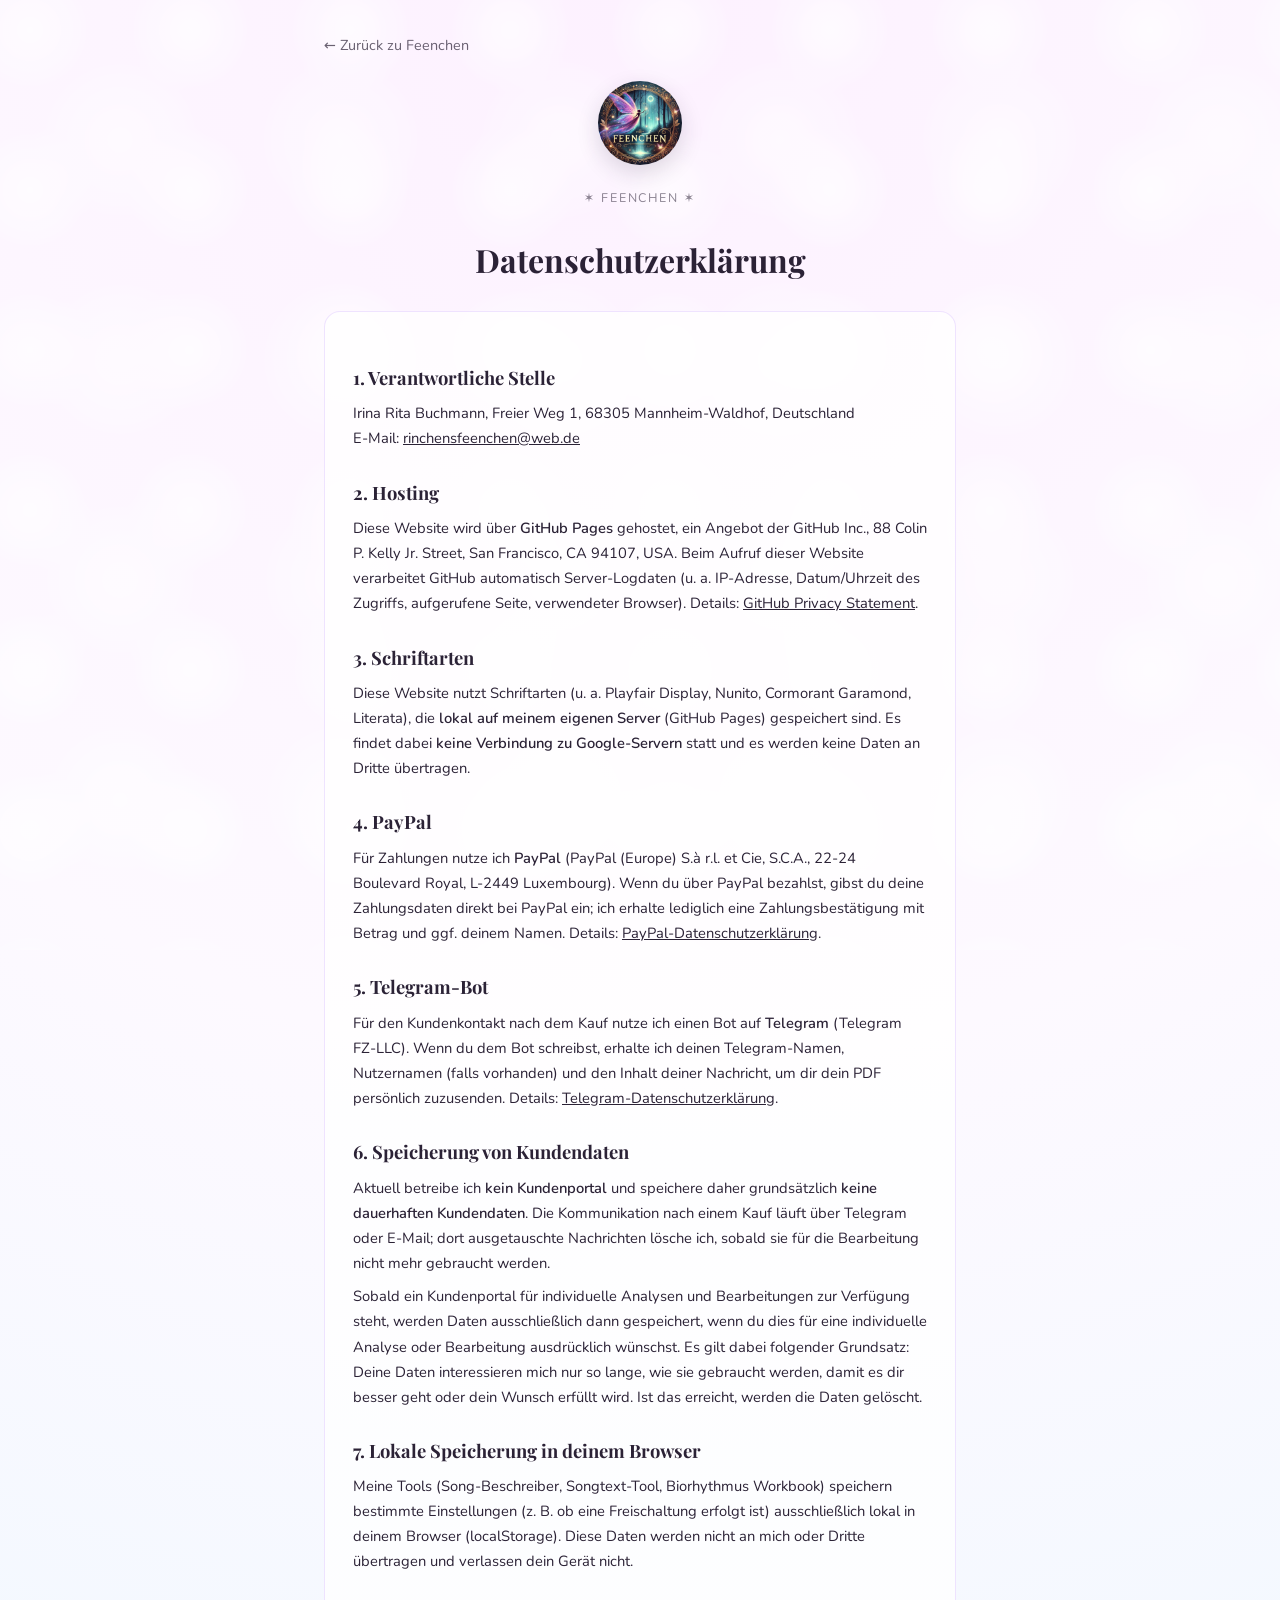
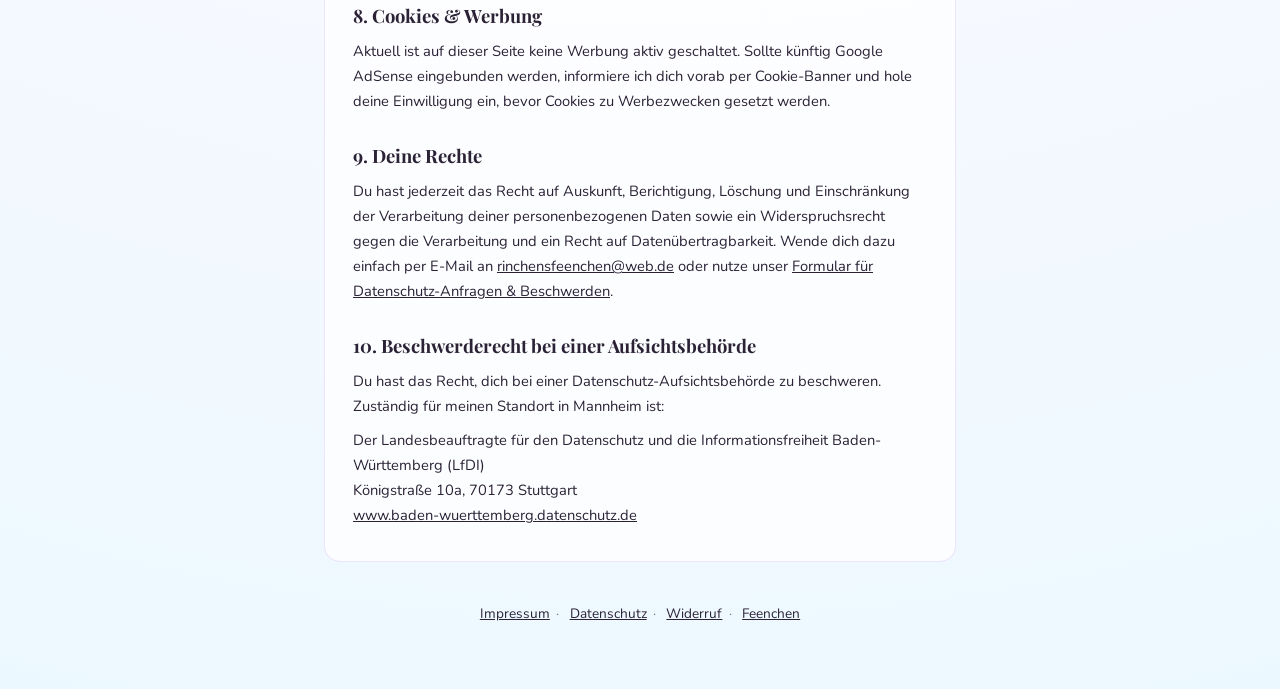
<file: datenschutz.html>
<!DOCTYPE html>
<html lang="de">

<head>
  <meta charset="UTF-8" />
  <title>Datenschutzerklärung – RinchensFeenchen</title>
  <meta name="viewport" content="width=device-width, initial-scale=1" />
  <link rel="stylesheet" href="assets/fonts/fonts.css">
  <style>
    :root { --bg: #fdf9ff; --accent: #caa6ff; --text: #2b2236; }
    * { box-sizing: border-box; margin: 0; padding: 0; }
    body {
      font-family: "Nunito", system-ui, -apple-system, sans-serif;
      background: radial-gradient(circle at top, #fdf1ff 0%, #fdf9ff 45%, #ecf8ff 100%);
      color: var(--text); line-height: 1.7; min-height: 100vh;
    }
    .sparkles::before, .sparkles::after {
      content: ""; position: fixed; inset: -50px; pointer-events: none;
      background-image:
        radial-gradient(circle, rgba(255, 255, 255, 0.9) 0, rgba(255, 255, 255, 0) 55%),
        radial-gradient(circle, rgba(247, 228, 181, 0.8) 0, rgba(247, 228, 181, 0) 55%);
      background-size: 160px 160px, 220px 220px; background-position: 0 0, 60px 80px;
      mix-blend-mode: screen; opacity: 0.55; animation: glitter 16s linear infinite; z-index: -1;
    }
    .sparkles::after { animation-duration: 22s; opacity: 0.35; }
    @keyframes glitter {
      0% { transform: translate3d(0, 0, 0); }
      50% { transform: translate3d(-40px, 30px, 0); }
      100% { transform: translate3d(0, 0, 0); }
    }
    .legal-header { text-align: center; margin-bottom: 1.5rem; }
    .legal-header img { width: 84px; height: 84px; border-radius: 50%; object-fit: cover; box-shadow: 0 8px 22px rgba(43,34,54,0.15); margin-bottom: 0.8rem; }
    .legal-header .tag { font-size: 0.78rem; text-transform: uppercase; letter-spacing: 0.15em; color: rgba(43,34,54,0.55); }
    .wrapper { max-width: 680px; margin: 0 auto; padding: 2rem 1.5rem 4rem; }
    a.back { display: inline-block; margin-bottom: 1.5rem; color: var(--text); text-decoration: none; font-size: 0.9rem; opacity: 0.7; }
    a.back:hover { opacity: 1; }
    h1 { font-family: "Playfair Display", serif; font-size: 2rem; margin-bottom: 1.5rem; text-align: center; }
    h2 { font-family: "Playfair Display", serif; font-size: 1.15rem; margin: 1.6rem 0 0.5rem; }
    h3 { font-size: 1rem; margin: 1.1rem 0 0.4rem; }
    p, li { margin-bottom: 0.55rem; font-size: 0.92rem; }
    ul { padding-left: 1.2rem; margin-bottom: 0.6rem; }
    a { color: var(--text); }
    section {
      background: rgba(255,255,255,0.75); border: 1px solid rgba(202,166,255,0.3);
      border-radius: 16px; padding: 1.5rem 1.75rem; margin-bottom: 1.2rem;
    }
    footer { text-align: center; font-size: 0.85rem; color: rgba(43, 34, 54, 0.6); margin-top: 2.5rem; }
    footer a { margin: 0 0.4rem; }
  </style>
</head>

<body class="sparkles">
  <div class="wrapper">
    <a class="back" href="index.html">← Zurück zu Feenchen</a>
    <div class="legal-header">
      <img src="assets/feenchen-logo.jpg" alt="Feenchen Logo" />
      <div class="tag">✶ Feenchen ✶</div>
    </div>
    <h1>Datenschutzerklärung</h1>

    <section>
      <h2>1. Verantwortliche Stelle</h2>
      <p>
      Irina Rita Buchmann, Freier Weg 1, 68305 Mannheim-Waldhof, Deutschland<br>
      E-Mail: <a href="mailto:rinchensfeenchen@web.de">rinchensfeenchen@web.de</a>
      </p>

      <h2>2. Hosting</h2>
      <p>
      Diese Website wird über <strong>GitHub Pages</strong> gehostet, ein Angebot der GitHub Inc.,
      88 Colin P. Kelly Jr. Street, San Francisco, CA 94107, USA. Beim Aufruf dieser Website
      verarbeitet GitHub automatisch Server-Logdaten (u. a. IP-Adresse, Datum/Uhrzeit des Zugriffs,
      aufgerufene Seite, verwendeter Browser). Details:
      <a href="https://docs.github.com/en/site-policy/privacy-policies/github-general-privacy-statement" target="_blank" rel="noopener">GitHub Privacy Statement</a>.
      </p>

      <h2>3. Schriftarten</h2>
      <p>
      Diese Website nutzt Schriftarten (u. a. Playfair Display, Nunito, Cormorant Garamond,
      Literata), die <strong>lokal auf meinem eigenen Server</strong> (GitHub Pages) gespeichert
      sind. Es findet dabei <strong>keine Verbindung zu Google-Servern</strong> statt und es
      werden keine Daten an Dritte übertragen.
      </p>

      <h2>4. PayPal</h2>
      <p>
      Für Zahlungen nutze ich <strong>PayPal</strong> (PayPal (Europe) S.à r.l. et Cie, S.C.A.,
      22-24 Boulevard Royal, L-2449 Luxembourg). Wenn du über PayPal bezahlst, gibst du deine
      Zahlungsdaten direkt bei PayPal ein; ich erhalte lediglich eine Zahlungsbestätigung mit
      Betrag und ggf. deinem Namen. Details:
      <a href="https://www.paypal.com/de/webapps/mpp/ua/privacy-full" target="_blank" rel="noopener">PayPal-Datenschutzerklärung</a>.
      </p>

      <h2>5. Telegram-Bot</h2>
      <p>
      Für den Kundenkontakt nach dem Kauf nutze ich einen Bot auf <strong>Telegram</strong>
      (Telegram FZ-LLC). Wenn du dem Bot schreibst, erhalte ich deinen Telegram-Namen, Nutzernamen
      (falls vorhanden) und den Inhalt deiner Nachricht, um dir dein PDF persönlich zuzusenden.
      Details: <a href="https://telegram.org/privacy" target="_blank" rel="noopener">Telegram-Datenschutzerklärung</a>.
      </p>

      <h2>6. Speicherung von Kundendaten</h2>
      <p>
      Aktuell betreibe ich <strong>kein Kundenportal</strong> und speichere daher grundsätzlich
      <strong>keine dauerhaften Kundendaten</strong>. Die Kommunikation nach einem Kauf läuft über
      Telegram oder E-Mail; dort ausgetauschte Nachrichten lösche ich, sobald sie für die
      Bearbeitung nicht mehr gebraucht werden.
      </p>
      <p>
      Sobald ein Kundenportal für individuelle Analysen und Bearbeitungen zur Verfügung steht,
      werden Daten ausschließlich dann gespeichert, wenn du dies für eine individuelle Analyse
      oder Bearbeitung ausdrücklich wünschst. Es gilt dabei folgender Grundsatz: Deine Daten
      interessieren mich nur so lange, wie sie gebraucht werden, damit es dir besser geht oder
      dein Wunsch erfüllt wird. Ist das erreicht, werden die Daten gelöscht.
      </p>

      <h2>7. Lokale Speicherung in deinem Browser</h2>
      <p>
      Meine Tools (Song-Beschreiber, Songtext-Tool, Biorhythmus Workbook) speichern bestimmte
      Einstellungen (z. B. ob eine Freischaltung erfolgt ist) ausschließlich lokal in deinem
      Browser (localStorage). Diese Daten werden nicht an mich oder Dritte übertragen und
      verlassen dein Gerät nicht.
      </p>

      <h2>8. Cookies &amp; Werbung</h2>
      <p>
      Aktuell ist auf dieser Seite keine Werbung aktiv geschaltet. Sollte künftig Google AdSense
      eingebunden werden, informiere ich dich vorab per Cookie-Banner und hole deine Einwilligung
      ein, bevor Cookies zu Werbezwecken gesetzt werden.
      </p>

      <h2>9. Deine Rechte</h2>
      <p>
      Du hast jederzeit das Recht auf Auskunft, Berichtigung, Löschung und Einschränkung der
      Verarbeitung deiner personenbezogenen Daten sowie ein Widerspruchsrecht gegen die
      Verarbeitung und ein Recht auf Datenübertragbarkeit. Wende dich dazu einfach per E-Mail an
      <a href="mailto:rinchensfeenchen@web.de">rinchensfeenchen@web.de</a> oder nutze unser
      <a href="datenschutzbeschwerde.html">Formular für Datenschutz-Anfragen &amp; Beschwerden</a>.
      </p>

      <h2>10. Beschwerderecht bei einer Aufsichtsbehörde</h2>
      <p>
      Du hast das Recht, dich bei einer Datenschutz-Aufsichtsbehörde zu beschweren. Zuständig für
      meinen Standort in Mannheim ist:
      </p>
      <p>
      Der Landesbeauftragte für den Datenschutz und die Informationsfreiheit Baden-Württemberg (LfDI)<br>
      Königstraße 10a, 70173 Stuttgart<br>
      <a href="https://www.baden-wuerttemberg.datenschutz.de" target="_blank" rel="noopener">www.baden-wuerttemberg.datenschutz.de</a>
      </p>
    </section>

    <footer>
      <a href="impressum.html">Impressum</a>·
      <a href="datenschutz.html">Datenschutz</a>·
      <a href="widerruf.html">Widerruf</a>·
      <a href="index.html">Feenchen</a>
    </footer>
  </div>
</body>

</html>
</file>
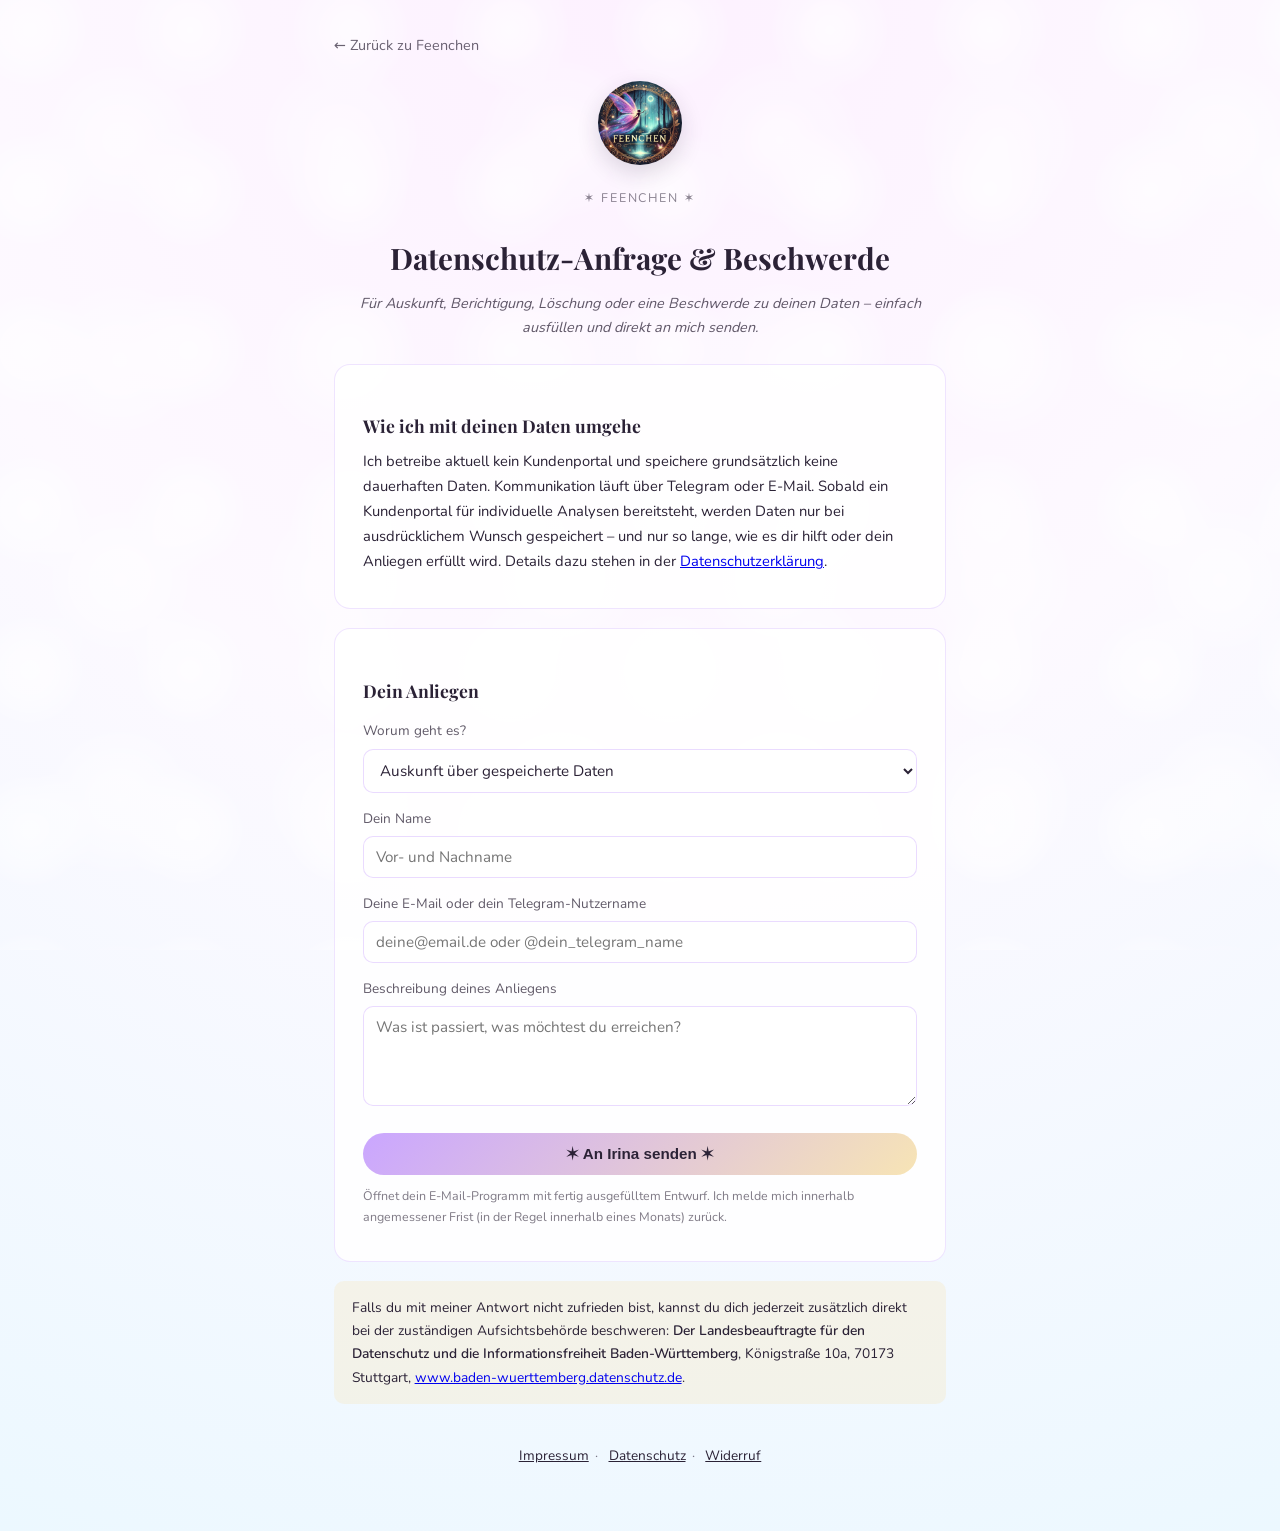
<file: datenschutzbeschwerde.html>
<!DOCTYPE html>
<html lang="de">

<head>
  <meta charset="UTF-8" />
  <title>Datenschutz-Anfrage & Beschwerde – RinchensFeenchen</title>
  <meta name="viewport" content="width=device-width, initial-scale=1" />
  <link rel="stylesheet" href="assets/fonts/fonts.css">
  <style>
    :root { --bg: #fdf9ff; --accent: #caa6ff; --gold: #f7e4b5; --text: #2b2236; }
    * { box-sizing: border-box; margin: 0; padding: 0; }
    body {
      font-family: "Nunito", system-ui, -apple-system, sans-serif;
      background: radial-gradient(circle at top, #fdf1ff 0%, #fdf9ff 45%, #ecf8ff 100%);
      color: var(--text); line-height: 1.7; min-height: 100vh;
    }
    .sparkles::before, .sparkles::after {
      content: ""; position: fixed; inset: -50px; pointer-events: none;
      background-image:
        radial-gradient(circle, rgba(255, 255, 255, 0.9) 0, rgba(255, 255, 255, 0) 55%),
        radial-gradient(circle, rgba(247, 228, 181, 0.8) 0, rgba(247, 228, 181, 0) 55%);
      background-size: 160px 160px, 220px 220px; background-position: 0 0, 60px 80px;
      mix-blend-mode: screen; opacity: 0.55; animation: glitter 16s linear infinite; z-index: -1;
    }
    .sparkles::after { animation-duration: 22s; opacity: 0.35; }
    @keyframes glitter {
      0% { transform: translate3d(0, 0, 0); }
      50% { transform: translate3d(-40px, 30px, 0); }
      100% { transform: translate3d(0, 0, 0); }
    }
    .legal-header { text-align: center; margin-bottom: 1.5rem; }
    .legal-header img { width: 84px; height: 84px; border-radius: 50%; object-fit: cover; box-shadow: 0 8px 22px rgba(43,34,54,0.15); margin-bottom: 0.8rem; }
    .legal-header .tag { font-size: 0.78rem; text-transform: uppercase; letter-spacing: 0.15em; color: rgba(43,34,54,0.55); }
    .wrapper { max-width: 660px; margin: 0 auto; padding: 2rem 1.5rem 4rem; }
    a.back { display: inline-block; margin-bottom: 1.5rem; color: var(--text); text-decoration: none; font-size: 0.9rem; opacity: 0.7; }
    a.back:hover { opacity: 1; }
    h1 { font-family: "Playfair Display", serif; font-size: 1.85rem; margin-bottom: 0.5rem; text-align: center; }
    h2 { font-family: "Playfair Display", serif; font-size: 1.1rem; margin: 1.4rem 0 0.5rem; }
    p.lede { font-size: 0.9rem; color: rgba(43,34,54,0.75); font-style: italic; margin-bottom: 1.5rem; text-align: center; }
    section {
      background: rgba(255,255,255,0.85); border: 1px solid rgba(202,166,255,0.3);
      border-radius: 16px; padding: 1.5rem 1.75rem; margin-bottom: 1.2rem;
    }
    p { font-size: 0.92rem; margin-bottom: 0.6rem; }
    label { display: block; font-size: 0.85rem; color: rgba(43,34,54,0.75); margin: 14px 0 6px; }
    label:first-child { margin-top: 0; }
    input[type=text], input[type=email], select, textarea {
      width: 100%; background: #fff; border: 1px solid rgba(202,166,255,0.4); color: var(--text);
      font-family: "Nunito", sans-serif; font-size: 0.95rem; padding: 10px 12px; border-radius: 10px;
    }
    textarea { min-height: 100px; resize: vertical; }
    .btn {
      display: inline-flex; align-items: center; gap: 8px; justify-content: center;
      background: linear-gradient(135deg, var(--accent), var(--gold)); color: var(--text);
      border: none; border-radius: 100px; font-weight: 600; font-size: 0.95rem;
      padding: 12px 22px; cursor: pointer; margin-top: 18px; width: 100%;
    }
    .note { font-size: 0.78rem; color: rgba(43,34,54,0.6); margin-top: 10px; }
    .highlight { background: rgba(247,228,181,0.3); border-radius: 10px; padding: 0.9rem 1.1rem; font-size: 0.86rem; }
    footer { text-align: center; font-size: 0.85rem; color: rgba(43, 34, 54, 0.6); margin-top: 2.5rem; }
    footer a { margin: 0 0.4rem; color: var(--text); }
  </style>
</head>

<body class="sparkles">
  <div class="wrapper">
    <a class="back" href="index.html">← Zurück zu Feenchen</a>
    <div class="legal-header">
      <img src="assets/feenchen-logo.jpg" alt="Feenchen Logo" />
      <div class="tag">✶ Feenchen ✶</div>
    </div>
    <h1>Datenschutz-Anfrage &amp; Beschwerde</h1>
    <p class="lede">Für Auskunft, Berichtigung, Löschung oder eine Beschwerde zu deinen Daten –
    einfach ausfüllen und direkt an mich senden.</p>

    <section>
      <h2>Wie ich mit deinen Daten umgehe</h2>
      <p>
      Ich betreibe aktuell kein Kundenportal und speichere grundsätzlich keine dauerhaften Daten.
      Kommunikation läuft über Telegram oder E-Mail. Sobald ein Kundenportal für individuelle
      Analysen bereitsteht, werden Daten nur bei ausdrücklichem Wunsch gespeichert – und nur so
      lange, wie es dir hilft oder dein Anliegen erfüllt wird. Details dazu stehen in der
      <a href="datenschutz.html">Datenschutzerklärung</a>.
      </p>
    </section>

    <section>
      <h2>Dein Anliegen</h2>
      <label for="art">Worum geht es?</label>
      <select id="art">
        <option value="Auskunft">Auskunft über gespeicherte Daten</option>
        <option value="Berichtigung">Berichtigung falscher Daten</option>
        <option value="Löschung">Löschung meiner Daten</option>
        <option value="Widerspruch">Widerspruch gegen Datenverarbeitung</option>
        <option value="Beschwerde">Beschwerde</option>
        <option value="Sonstiges">Sonstiges</option>
      </select>

      <label for="name">Dein Name</label>
      <input type="text" id="name" placeholder="Vor- und Nachname">

      <label for="email">Deine E-Mail oder dein Telegram-Nutzername</label>
      <input type="text" id="email" placeholder="deine@email.de oder @dein_telegram_name">

      <label for="beschreibung">Beschreibung deines Anliegens</label>
      <textarea id="beschreibung" placeholder="Was ist passiert, was möchtest du erreichen?"></textarea>

      <button class="btn" onclick="Beschwerde.senden()">✶ An Irina senden ✶</button>
      <p class="note">Öffnet dein E-Mail-Programm mit fertig ausgefülltem Entwurf. Ich melde mich
      innerhalb angemessener Frist (in der Regel innerhalb eines Monats) zurück.</p>
    </section>

    <div class="highlight">
    Falls du mit meiner Antwort nicht zufrieden bist, kannst du dich jederzeit zusätzlich direkt
    bei der zuständigen Aufsichtsbehörde beschweren: <strong>Der Landesbeauftragte für den
    Datenschutz und die Informationsfreiheit Baden-Württemberg</strong>, Königstraße 10a,
    70173 Stuttgart, <a href="https://www.baden-wuerttemberg.datenschutz.de" target="_blank" rel="noopener">www.baden-wuerttemberg.datenschutz.de</a>.
    </div>

    <footer>
      <a href="impressum.html">Impressum</a>·
      <a href="datenschutz.html">Datenschutz</a>·
      <a href="widerruf.html">Widerruf</a>
    </footer>
  </div>

<script>
const Beschwerde = {
  senden() {
    const art = document.getElementById('art').value;
    const name = document.getElementById('name').value || '____________';
    const kontakt = document.getElementById('email').value || '____________';
    const beschreibung = document.getElementById('beschreibung').value || '____________';

    const body =
`Art des Anliegens: ${art}
Name: ${name}
Kontakt: ${kontakt}

Beschreibung:
${beschreibung}`;

    const link = 'mailto:rinchensfeenchen@web.de?subject=' +
      encodeURIComponent('Datenschutz-Anfrage: ' + art) +
      '&body=' + encodeURIComponent(body);
    window.location.href = link;
  }
};
</script>
</body>

</html>
</file>
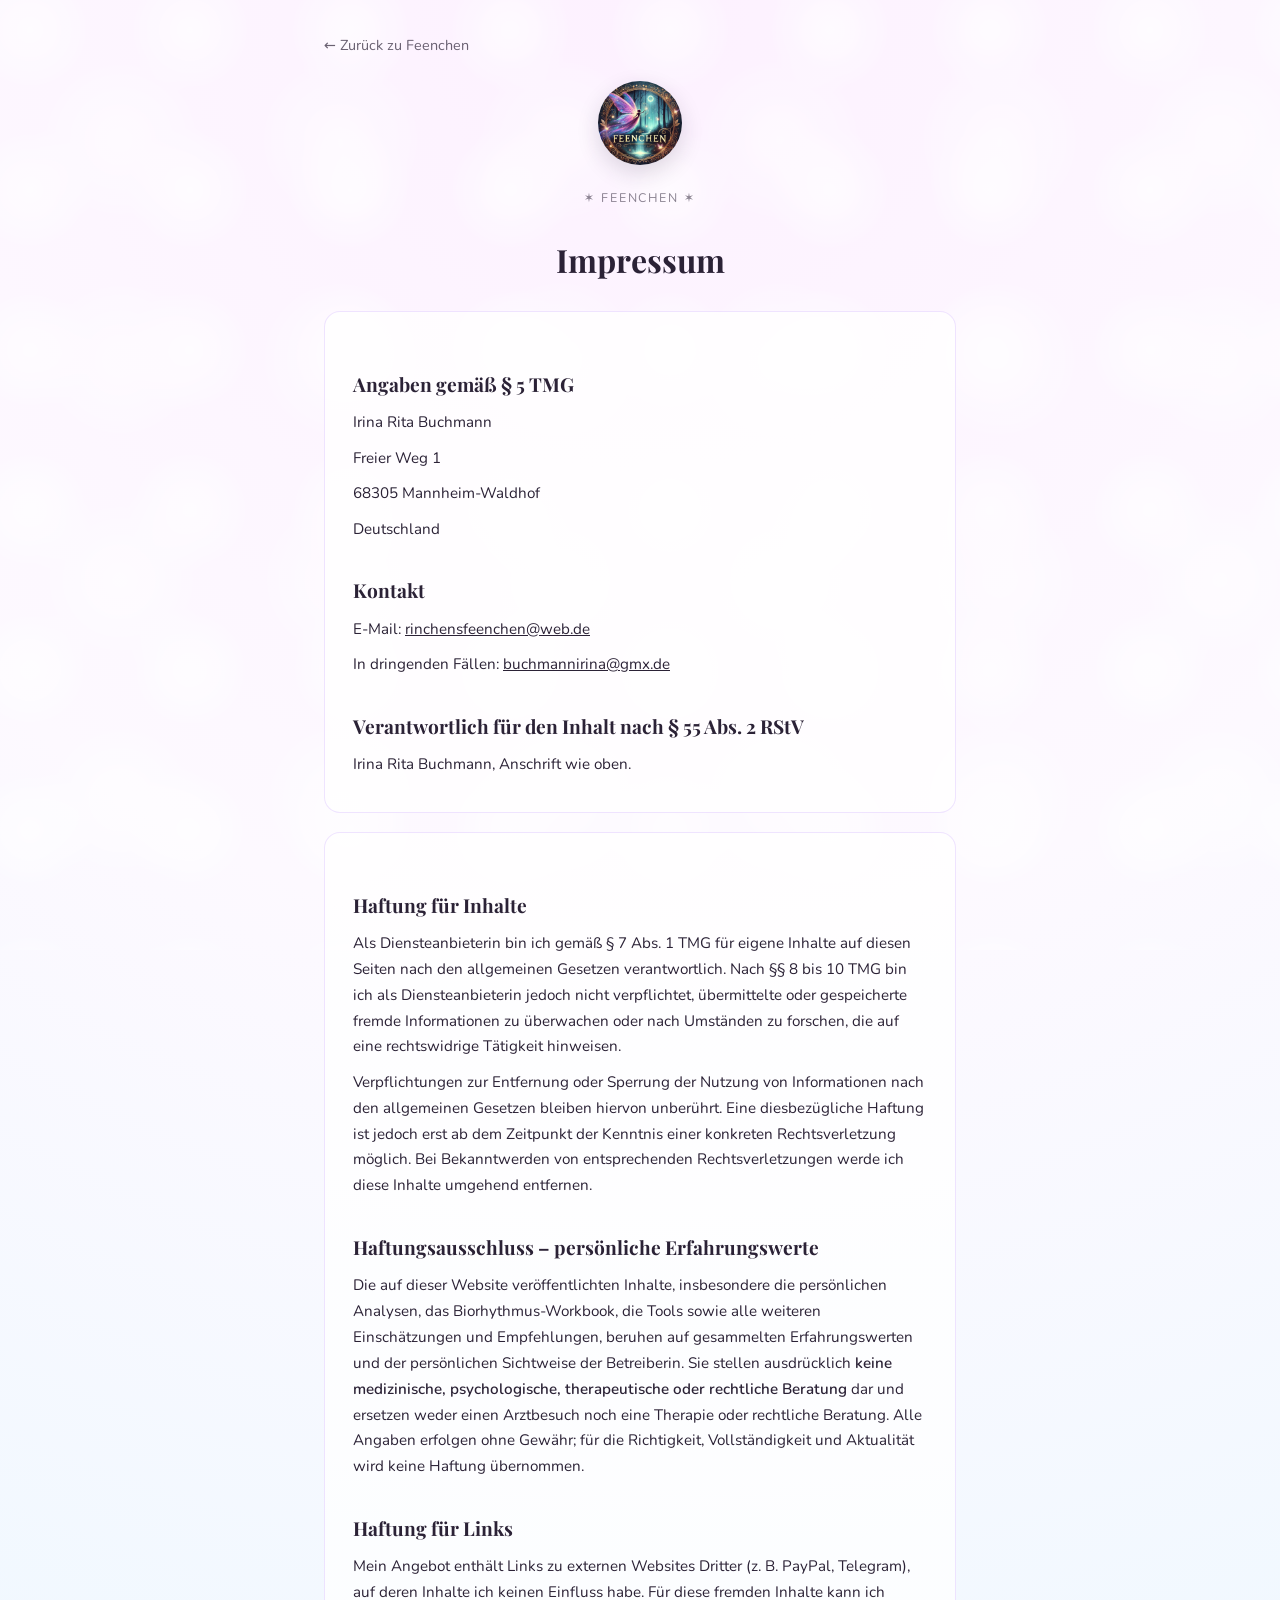
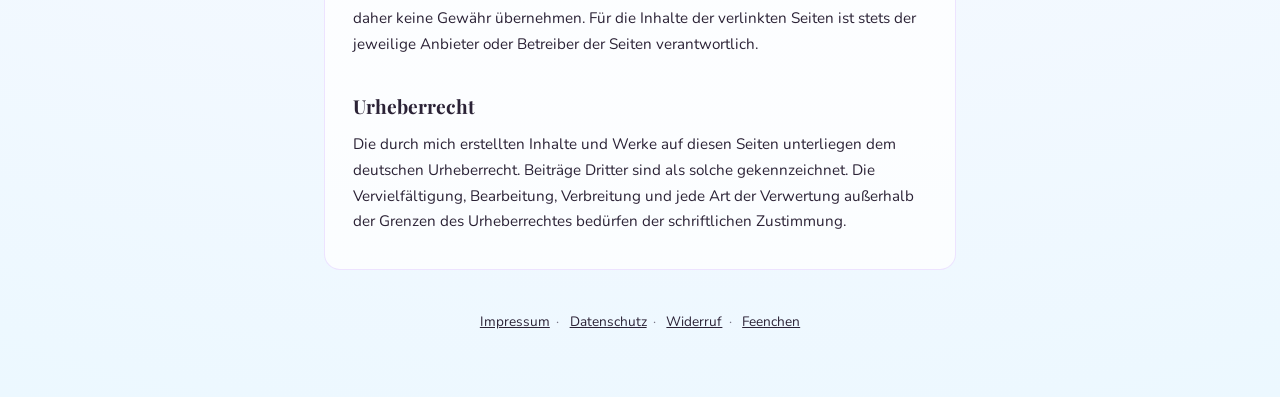
<file: impressum.html>
<!DOCTYPE html>
<html lang="de">

<head>
  <meta charset="UTF-8" />
  <title>Impressum – RinchensFeenchen</title>
  <meta name="viewport" content="width=device-width, initial-scale=1" />
  <link rel="stylesheet" href="assets/fonts/fonts.css">
  <style>
    :root { --bg: #fdf9ff; --accent: #caa6ff; --text: #2b2236; }
    * { box-sizing: border-box; margin: 0; padding: 0; }
    body {
      font-family: "Nunito", system-ui, -apple-system, sans-serif;
      background: radial-gradient(circle at top, #fdf1ff 0%, #fdf9ff 45%, #ecf8ff 100%);
      color: var(--text); line-height: 1.7; min-height: 100vh;
    }
    .sparkles::before, .sparkles::after {
      content: ""; position: fixed; inset: -50px; pointer-events: none;
      background-image:
        radial-gradient(circle, rgba(255, 255, 255, 0.9) 0, rgba(255, 255, 255, 0) 55%),
        radial-gradient(circle, rgba(247, 228, 181, 0.8) 0, rgba(247, 228, 181, 0) 55%);
      background-size: 160px 160px, 220px 220px; background-position: 0 0, 60px 80px;
      mix-blend-mode: screen; opacity: 0.55; animation: glitter 16s linear infinite; z-index: -1;
    }
    .sparkles::after { animation-duration: 22s; opacity: 0.35; }
    @keyframes glitter {
      0% { transform: translate3d(0, 0, 0); }
      50% { transform: translate3d(-40px, 30px, 0); }
      100% { transform: translate3d(0, 0, 0); }
    }
    .legal-header { text-align: center; margin-bottom: 1.5rem; }
    .legal-header img { width: 84px; height: 84px; border-radius: 50%; object-fit: cover; box-shadow: 0 8px 22px rgba(43,34,54,0.15); margin-bottom: 0.8rem; }
    .legal-header .tag { font-size: 0.78rem; text-transform: uppercase; letter-spacing: 0.15em; color: rgba(43,34,54,0.55); }
    .wrapper { max-width: 680px; margin: 0 auto; padding: 2rem 1.5rem 4rem; }
    a.back { display: inline-block; margin-bottom: 1.5rem; color: var(--text); text-decoration: none; font-size: 0.9rem; opacity: 0.7; }
    a.back:hover { opacity: 1; }
    h1 { font-family: "Playfair Display", serif; font-size: 2rem; margin-bottom: 1.5rem; text-align: center; }
    h2 { font-family: "Playfair Display", serif; font-size: 1.2rem; margin: 2rem 0 0.6rem; }
    p { margin-bottom: 0.6rem; font-size: 0.95rem; }
    a { color: var(--text); }
    section {
      background: rgba(255,255,255,0.75); border: 1px solid rgba(202,166,255,0.3);
      border-radius: 16px; padding: 1.5rem 1.75rem; margin-bottom: 1.2rem;
    }
    footer { text-align: center; font-size: 0.85rem; color: rgba(43, 34, 54, 0.6); margin-top: 2.5rem; }
    footer a { margin: 0 0.4rem; }
  </style>
</head>

<body class="sparkles">
  <div class="wrapper">
    <a class="back" href="index.html">← Zurück zu Feenchen</a>
    <div class="legal-header">
      <img src="assets/feenchen-logo.jpg" alt="Feenchen Logo" />
      <div class="tag">✶ Feenchen ✶</div>
    </div>
    <h1>Impressum</h1>

    <section>
      <h2>Angaben gemäß § 5 TMG</h2>
      <p>Irina Rita Buchmann</p>
      <p>Freier Weg 1</p>
      <p>68305 Mannheim-Waldhof</p>
      <p>Deutschland</p>

      <h2>Kontakt</h2>
      <p>E-Mail: <a href="mailto:rinchensfeenchen@web.de">rinchensfeenchen@web.de</a></p>
      <p>In dringenden Fällen: <a href="mailto:buchmannirina@gmx.de">buchmannirina@gmx.de</a></p>

      <h2>Verantwortlich für den Inhalt nach § 55 Abs. 2 RStV</h2>
      <p>Irina Rita Buchmann, Anschrift wie oben.</p>
    </section>

    <section>
      <h2>Haftung für Inhalte</h2>
      <p>
      Als Diensteanbieterin bin ich gemäß § 7 Abs. 1 TMG für eigene Inhalte auf diesen Seiten nach
      den allgemeinen Gesetzen verantwortlich. Nach §§ 8 bis 10 TMG bin ich als Diensteanbieterin
      jedoch nicht verpflichtet, übermittelte oder gespeicherte fremde Informationen zu überwachen
      oder nach Umständen zu forschen, die auf eine rechtswidrige Tätigkeit hinweisen.
      </p>
      <p>
      Verpflichtungen zur Entfernung oder Sperrung der Nutzung von Informationen nach den
      allgemeinen Gesetzen bleiben hiervon unberührt. Eine diesbezügliche Haftung ist jedoch erst
      ab dem Zeitpunkt der Kenntnis einer konkreten Rechtsverletzung möglich. Bei Bekanntwerden von
      entsprechenden Rechtsverletzungen werde ich diese Inhalte umgehend entfernen.
      </p>

      <h2>Haftungsausschluss – persönliche Erfahrungswerte</h2>
      <p>
      Die auf dieser Website veröffentlichten Inhalte, insbesondere die persönlichen Analysen, das
      Biorhythmus-Workbook, die Tools sowie alle weiteren Einschätzungen und Empfehlungen, beruhen
      auf gesammelten Erfahrungswerten und der persönlichen Sichtweise der Betreiberin. Sie stellen
      ausdrücklich <strong>keine medizinische, psychologische, therapeutische oder rechtliche
      Beratung</strong> dar und ersetzen weder einen Arztbesuch noch eine Therapie oder rechtliche
      Beratung. Alle Angaben erfolgen ohne Gewähr; für die Richtigkeit, Vollständigkeit und
      Aktualität wird keine Haftung übernommen.
      </p>

      <h2>Haftung für Links</h2>
      <p>
      Mein Angebot enthält Links zu externen Websites Dritter (z. B. PayPal, Telegram), auf deren
      Inhalte ich keinen Einfluss habe. Für diese fremden Inhalte kann ich daher keine Gewähr
      übernehmen. Für die Inhalte der verlinkten Seiten ist stets der jeweilige Anbieter oder
      Betreiber der Seiten verantwortlich.
      </p>

      <h2>Urheberrecht</h2>
      <p>
      Die durch mich erstellten Inhalte und Werke auf diesen Seiten unterliegen dem deutschen
      Urheberrecht. Beiträge Dritter sind als solche gekennzeichnet. Die Vervielfältigung,
      Bearbeitung, Verbreitung und jede Art der Verwertung außerhalb der Grenzen des Urheberrechtes
      bedürfen der schriftlichen Zustimmung.
      </p>
    </section>

    <footer>
      <a href="impressum.html">Impressum</a>·
      <a href="datenschutz.html">Datenschutz</a>·
      <a href="widerruf.html">Widerruf</a>·
      <a href="index.html">Feenchen</a>
    </footer>
  </div>
</body>

</html>
</file>
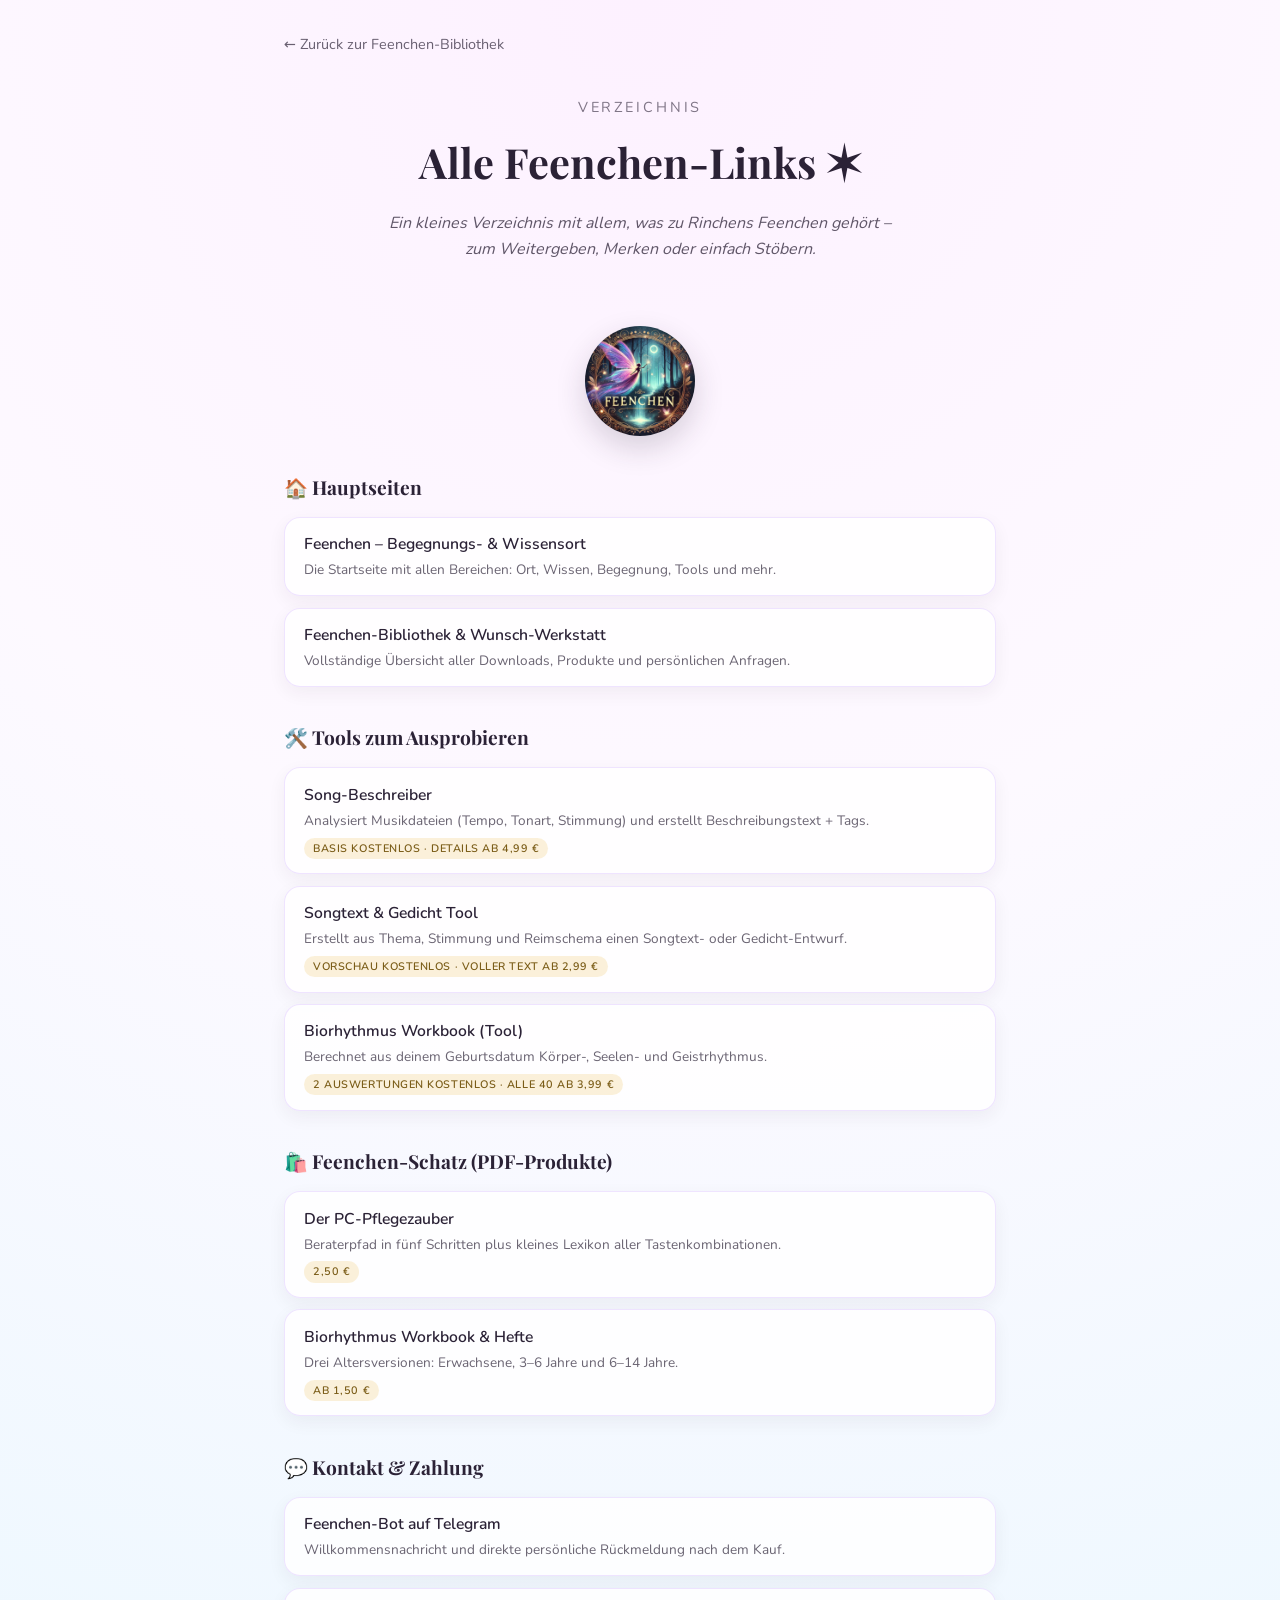
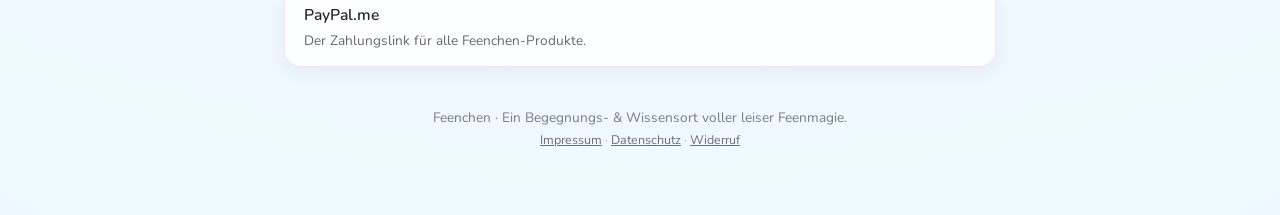
<file: links.html>
<!DOCTYPE html>
<html lang="de">

<head>
  <meta charset="UTF-8" />
  <title>Alle Feenchen-Links – RinchensFeenchen</title>
  <meta name="description" content="Alle offiziellen Links von Rinchens Feenchen auf einen Blick: Hauptseite, Bibliothek, Tools, Shop und Kontakt." />
  <meta name="viewport" content="width=device-width, initial-scale=1" />
  <link rel="stylesheet" href="assets/fonts/fonts.css">
  <style>
    :root { --bg: #fdf9ff; --accent: #caa6ff; --accent2: #b5f5e3; --text: #2b2236; --gold: #f7e4b5; }
    * { box-sizing: border-box; margin: 0; padding: 0; }
    body {
      font-family: "Nunito", system-ui, -apple-system, sans-serif;
      background: radial-gradient(circle at top, #fdf1ff 0%, #fdf9ff 45%, #ecf8ff 100%);
      color: var(--text); line-height: 1.6; min-height: 100vh;
    }
    .wrapper { max-width: 760px; margin: 0 auto; padding: 2rem 1.5rem 4rem; }
    a.back { display: inline-block; margin-bottom: 1.5rem; color: var(--text); text-decoration: none; font-size: 0.9rem; opacity: 0.7; }
    a.back:hover { opacity: 1; }
    header { text-align: center; padding: 1rem 1rem 2rem; }
    .tagline { font-size: 0.9rem; text-transform: uppercase; letter-spacing: 0.2em; color: rgba(43,34,54,0.6); margin-bottom: 0.6rem; }
    header h1 { font-family: "Playfair Display", serif; font-size: clamp(2rem, 5vw, 2.6rem); }
    header p.sub { max-width: 520px; margin: 1rem auto 0; font-style: italic; color: rgba(43,34,54,0.75); }
    .cover-frame { display: flex; justify-content: center; margin: 2rem 0; }
    .cover-frame img { width: 110px; height: 110px; border-radius: 50%; object-fit: cover; box-shadow: 0 12px 30px rgba(43,34,54,0.18); }

    section.group { margin-top: 2.2rem; }
    section.group h2 {
      font-family: "Playfair Display", serif; font-size: 1.2rem; margin-bottom: 0.9rem;
      display: flex; align-items: center; gap: 8px;
    }
    .link-card {
      display: flex; flex-direction: column; gap: 2px; background: rgba(255,255,255,0.85);
      border: 1px solid rgba(202,166,255,0.3); border-radius: 16px; padding: 0.9rem 1.2rem;
      margin-bottom: 0.7rem; text-decoration: none; color: var(--text);
      box-shadow: 0 6px 18px rgba(43,34,54,0.06); transition: transform 180ms ease, box-shadow 180ms ease;
    }
    .link-card:hover { transform: translateY(-2px); box-shadow: 0 10px 24px rgba(43,34,54,0.12); }
    .link-card .title { font-weight: 700; font-size: 0.98rem; }
    .link-card .desc { font-size: 0.85rem; color: rgba(43,34,54,0.7); }
    .link-card .badge {
      display: inline-block; font-size: 0.68rem; text-transform: uppercase; letter-spacing: 0.05em;
      padding: 2px 9px; border-radius: 999px; background: rgba(181,245,227,0.35); color: #2c6b53;
      font-weight: 700; margin-top: 4px; align-self: flex-start;
    }
    .link-card .badge.price { background: rgba(247,228,181,0.5); color: #7a5c17; }

    footer { text-align: center; font-size: 0.85rem; color: rgba(43, 34, 54, 0.6); margin-top: 2.5rem; }
  </style>
</head>

<body>
  <div class="wrapper">
    <a class="back" href="zuhause.html">← Zurück zur Feenchen-Bibliothek</a>

    <header>
      <div class="tagline">Verzeichnis</div>
      <h1>Alle Feenchen-Links ✶</h1>
      <p class="sub">Ein kleines Verzeichnis mit allem, was zu Rinchens Feenchen gehört – zum Weitergeben, Merken oder einfach Stöbern.</p>
    </header>

    <div class="cover-frame">
      <img src="assets/feenchen-logo.jpg" alt="Feenchen Logo" />
    </div>

    <section class="group">
      <h2>🏠 Hauptseiten</h2>
      <a class="link-card" href="index.html">
        <span class="title">Feenchen – Begegnungs- &amp; Wissensort</span>
        <span class="desc">Die Startseite mit allen Bereichen: Ort, Wissen, Begegnung, Tools und mehr.</span>
      </a>
      <a class="link-card" href="zuhause.html">
        <span class="title">Feenchen-Bibliothek &amp; Wunsch-Werkstatt</span>
        <span class="desc">Vollständige Übersicht aller Downloads, Produkte und persönlichen Anfragen.</span>
      </a>
    </section>

    <section class="group">
      <h2>🛠️ Tools zum Ausprobieren</h2>
      <a class="link-card" href="song-beschreiber.html">
        <span class="title">Song-Beschreiber</span>
        <span class="desc">Analysiert Musikdateien (Tempo, Tonart, Stimmung) und erstellt Beschreibungstext + Tags.</span>
        <span class="badge price">Basis kostenlos · Details ab 4,99 €</span>
      </a>
      <a class="link-card" href="song-gedicht-tool.html">
        <span class="title">Songtext &amp; Gedicht Tool</span>
        <span class="desc">Erstellt aus Thema, Stimmung und Reimschema einen Songtext- oder Gedicht-Entwurf.</span>
        <span class="badge price">Vorschau kostenlos · voller Text ab 2,99 €</span>
      </a>
      <a class="link-card" href="biorhythmus.html">
        <span class="title">Biorhythmus Workbook (Tool)</span>
        <span class="desc">Berechnet aus deinem Geburtsdatum Körper-, Seelen- und Geistrhythmus.</span>
        <span class="badge price">2 Auswertungen kostenlos · alle 40 ab 3,99 €</span>
      </a>
    </section>

    <section class="group">
      <h2>🛍️ Feenchen-Schatz (PDF-Produkte)</h2>
      <a class="link-card" href="schaetze/pc-pflegezauber.html">
        <span class="title">Der PC-Pflegezauber</span>
        <span class="desc">Beraterpfad in fünf Schritten plus kleines Lexikon aller Tastenkombinationen.</span>
        <span class="badge price">2,50 €</span>
      </a>
      <a class="link-card" href="schaetze/biorhythmus-workbook.html">
        <span class="title">Biorhythmus Workbook &amp; Hefte</span>
        <span class="desc">Drei Altersversionen: Erwachsene, 3–6 Jahre und 6–14 Jahre.</span>
        <span class="badge price">ab 1,50 €</span>
      </a>
    </section>

    <section class="group">
      <h2>💬 Kontakt &amp; Zahlung</h2>
      <a class="link-card" href="https://t.me/RinaRitasFeenchenWelttetris_bot" target="_blank" rel="noopener">
        <span class="title">Feenchen-Bot auf Telegram</span>
        <span class="desc">Willkommensnachricht und direkte persönliche Rückmeldung nach dem Kauf.</span>
      </a>
      <a class="link-card" href="https://paypal.me/rinchensfeenchen" target="_blank" rel="noopener">
        <span class="title">PayPal.me</span>
        <span class="desc">Der Zahlungslink für alle Feenchen-Produkte.</span>
      </a>
    </section>

    <footer>
      Feenchen · Ein Begegnungs- &amp; Wissensort voller leiser Feenmagie.<br />
      <span style="font-size: 0.78rem; opacity: 0.65;">
        <a href="impressum.html" style="color: var(--text);">Impressum</a> ·
        <a href="datenschutz.html" style="color: var(--text);">Datenschutz</a> ·
        <a href="widerruf.html" style="color: var(--text);">Widerruf</a>
      </span>
    </footer>
  </div>
</body>

</html>
</file>
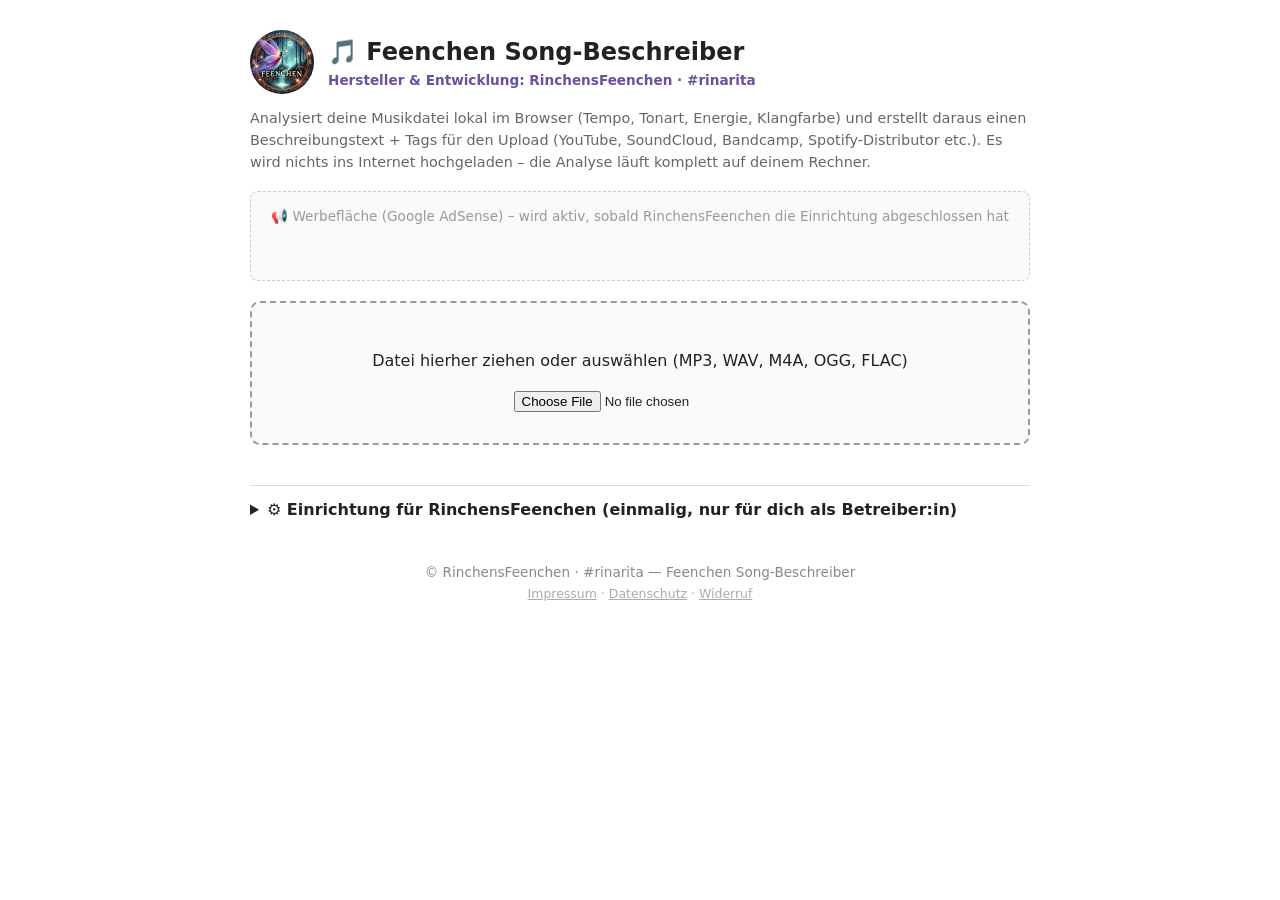
<file: song-beschreiber.html>
<!DOCTYPE html>
<html lang="de">
<head>
<meta charset="UTF-8">
<meta name="viewport" content="width=device-width, initial-scale=1">
<meta name="author" content="RinchensFeenchen #rinarita">
<title>Feenchen Song-Beschreiber</title>
<link rel="manifest" href="manifest.json">
<style>
  :root { --gold: #d4af37; --purple: #6b4fa0; --bg: #0d0d17; }
  body { font-family: system-ui, Arial, sans-serif; max-width: 780px; margin: 30px auto; padding: 0 16px; color: #222; line-height: 1.5; }
  .hint { color: #666; font-size: 0.9em; }
  header.brand { display: flex; align-items: center; gap: 14px; margin-bottom: 6px; }
  header.brand img { width: 64px; height: 64px; border-radius: 50%; object-fit: cover; }
  header.brand h1 { margin: 0; font-size: 1.5em; }
  .brandline { color: var(--purple); font-size: 0.85em; font-weight: bold; }
  #dropzone { border: 2px dashed #999; border-radius: 10px; padding: 30px; text-align: center; margin: 20px 0; background: #fafafa; }
  #dropzone.drag { background: #eef6ff; border-color: #3b82f6; }
  input[type=text] { width: 100%; box-sizing: border-box; padding: 8px; margin: 4px 0 12px 0; }
  textarea { width: 100%; box-sizing: border-box; padding: 8px; font-family: inherit; }
  button { padding: 8px 16px; cursor: pointer; margin-right: 8px; }
  #status { margin: 10px 0; font-weight: bold; }
  ul#features { background: #f5f5f5; padding: 16px 32px; border-radius: 8px; }
  .field-label { font-weight: bold; display: block; margin-top: 10px; }
  #result { display: none; }
  .locked { background: linear-gradient(135deg, #2b1f45, #4a2f6b); color: #f5e6c8; padding: 20px; border-radius: 10px; margin: 16px 0; }
  .locked h3 { margin-top: 0; color: var(--gold); }
  #paypal-button-container { max-width: 320px; margin-top: 10px; }
  .setup-notice { background: #fff8e1; border: 1px solid var(--gold); padding: 10px 14px; border-radius: 8px; font-size: 0.9em; }
  details.setup { margin-top: 40px; border-top: 1px solid #ddd; padding-top: 12px; }
  details.setup summary { cursor: pointer; font-weight: bold; }
  footer { margin-top: 40px; text-align: center; color: #888; font-size: 0.85em; }
  .ad-slot { border: 1px dashed #ccc; border-radius: 8px; padding: 14px; margin: 18px 0; text-align: center; color: #999; font-size: 0.85em; background: #fafafa; min-height: 60px; }
  #cookieBanner { position: fixed; left: 0; right: 0; bottom: 0; background: #1a1a2e; color: #f5e6c8; padding: 14px 20px; display: none; align-items: center; justify-content: space-between; gap: 12px; flex-wrap: wrap; z-index: 100; }
  #cookieBanner p { margin: 0; font-size: 0.85em; flex: 1 1 300px; }
  #cookieBanner button { margin: 0 0 0 8px; }
</style>
<script>
  const FALLBACK_LOGO_SVG = `<svg xmlns="http://www.w3.org/2000/svg" viewBox="0 0 200 200">
    <defs><linearGradient id="g" x1="0" y1="0" x2="1" y2="1">
      <stop offset="0%" stop-color="#a78bfa"/><stop offset="100%" stop-color="#f0b429"/>
    </linearGradient></defs>
    <circle cx="100" cy="100" r="95" fill="#0d0d17" stroke="url(#g)" stroke-width="4"/>
    <text x="100" y="105" font-size="60" text-anchor="middle" fill="url(#g)" font-family="serif">✦</text>
    <text x="100" y="150" font-size="20" text-anchor="middle" fill="#f5e6c8" font-family="serif" letter-spacing="1">FEENCHEN</text>
  </svg>`;
  function feenchenLogoFallback(img) {
    img.onerror = null;
    img.src = 'data:image/svg+xml,' + encodeURIComponent(FALLBACK_LOGO_SVG);
  }
</script>
</head>
<body>

<header class="brand">
  <img id="logoImg" src="assets/feenchen-logo.jpg" alt="RinchensFeenchen Logo" onerror="feenchenLogoFallback(this)">
  <div>
    <h1>🎵 Feenchen Song-Beschreiber</h1>
    <div class="brandline">Hersteller &amp; Entwicklung: RinchensFeenchen · #rinarita</div>
  </div>
</header>

<p class="hint">Analysiert deine Musikdatei lokal im Browser (Tempo, Tonart, Energie, Klangfarbe) und erstellt daraus einen Beschreibungstext + Tags für den Upload (YouTube, SoundCloud, Bandcamp, Spotify-Distributor etc.). Es wird nichts ins Internet hochgeladen – die Analyse läuft komplett auf deinem Rechner.</p>

<div id="adSlotTop" class="ad-slot">📢 Werbefläche (Google AdSense) – wird aktiv, sobald RinchensFeenchen die Einrichtung abgeschlossen hat</div>

<div id="dropzone">
  <p>Datei hierher ziehen oder auswählen (MP3, WAV, M4A, OGG, FLAC)</p>
  <input type="file" id="fileInput" accept="audio/*">
</div>

<div id="status"></div>

<div id="result">
  <h2>Die 3 wichtigsten Infos (kostenlos)</h2>
  <ul id="featuresFree"></ul>

  <div id="lockedBox" class="locked premium-only-inverse">
    <h3>🔒 Vollständige Analyse, Beschreibungstext &amp; Format-Umwandlung</h3>
    <p>Mit einer einmaligen Zahlung schaltest du dauerhaft alle Detailwerte (Energie, Klangfarbe, Perkussivität), den fertigen Beschreibungstext + Tags zum Kopieren, und die Umwandlung deiner Datei in WAV, MP3, OGG oder FLAC frei. Kein Abo, keine wiederkehrenden Kosten.</p>
    <p id="priceDisplay" style="font-size:1.3em; font-weight:bold; color: var(--gold)"></p>
    <div id="paypal-button-container"></div>
    <p id="paypalSetupNotice" class="setup-notice" style="display:none">⚠️ Die Bezahlung ist von RinchensFeenchen noch nicht final eingerichtet (Test-Modus). Siehe „Einrichtung“ ganz unten.</p>
  </div>

  <div class="premium-only" id="premiumFeaturesBox">
    <h2>Alle Detailwerte</h2>
    <ul id="featuresFull"></ul>
  </div>

  <h2>Eigene Angaben (optional)</h2>
  <span class="field-label">Titel</span>
  <input type="text" id="titleInput" placeholder="z.B. Mitternachtslicht">
  <span class="field-label">Künstler:in / Projektname</span>
  <input type="text" id="artistInput" placeholder="z.B. dein Künstlername">
  <button id="regenBtn" class="premium-only">Beschreibung neu erzeugen</button>

  <div class="premium-only">
    <h2>Beschreibungstext</h2>
    <textarea id="descText" rows="6"></textarea>
    <button id="copyDescBtn">Text kopieren</button>

    <h2>Tags</h2>
    <input type="text" id="tagsText">
    <button id="copyTagsBtn">Tags kopieren</button>

    <h2>🔄 Format-Umwandlung</h2>
    <select id="targetFormat">
      <option value="wav">WAV</option>
      <option value="mp3">MP3</option>
      <option value="ogg">OGG</option>
      <option value="flac">FLAC</option>
    </select>
    <button id="convertBtn">Umwandeln &amp; herunterladen</button>
    <div id="convertStatus" class="hint"></div>
  </div>

  <div id="adSlotBottom" class="ad-slot">📢 Werbefläche (Google AdSense) – wird aktiv, sobald RinchensFeenchen die Einrichtung abgeschlossen hat</div>
</div>

<details class="setup">
  <summary>⚙️ Einrichtung für RinchensFeenchen (einmalig, nur für dich als Betreiber:in)</summary>
  <ol>
    <li><strong>Logo:</strong> Nutzt automatisch das Feenchen-Logo unter <code>assets/feenchen-logo.jpg</code>.</li>
    <li><strong>PayPal-Einmalzahlung aktivieren:</strong> PayPal-Business-Konto erstellen → im <a href="https://developer.paypal.com/dashboard/applications" target="_blank" rel="noopener">PayPal Developer Dashboard</a> eine App anlegen → Client-ID kopieren und im Code unten bei <code>PAYPAL_CLIENT_ID</code> eintragen. Preis bei <code>PREMIUM_PRICE</code> nach Wunsch anpassen. Kein Abo-Plan nötig.</li>
    <li><strong>Werbung (optional):</strong> Bei <a href="https://adsense.google.com" target="_blank" rel="noopener">Google AdSense</a> anmelden (braucht eine online gehostete Seite, Prüfung dauert), Publisher-ID kopieren und im Code bei <code>ADSENSE_CLIENT_ID</code> eintragen. Erst dann ersetzen die echten Anzeigen die Platzhalter-Felder, und die Cookie-Leiste erscheint automatisch.</li>
    <li><strong>Online stellen:</strong> Für echte Installierbarkeit als App, für AdSense und als Grundlage für den Play Store die Dateien kostenlos hosten, z.B. bei GitHub Pages oder Netlify (HTTPS nötig, funktioniert nicht über eine lokal geöffnete Datei).</li>
    <li><strong>Play Store:</strong> Mit der gehosteten HTTPS-Adresse auf <a href="https://www.pwabuilder.com" target="_blank" rel="noopener">pwabuilder.com</a> ein Android-Paket (.aab) erzeugen lassen (kostenlos) → in der <a href="https://play.google.com/console" target="_blank" rel="noopener">Google Play Console</a> (einmalig 25$ Entwicklergebühr, eigener Google-Account nötig) hochladen.</li>
  </ol>
  <p class="hint">Hinweis: Die Freischaltung merkt sich der Browser lokal (ohne eigenen Server) – die einfachste Lösung ohne Backend, aber technisch versierte Nutzer:innen könnten sie umgehen. Für einen fälschungssicheren Kaufnachweis wäre später ein kleiner Server nötig, der die PayPal-Zahlung serverseitig prüft.</p>
</details>

<footer>
  © RinchensFeenchen · #rinarita — Feenchen Song-Beschreiber<br>
  <span style="font-size: 0.78rem; opacity: 0.7;">
    <a href="impressum.html" style="color: inherit;">Impressum</a> ·
    <a href="datenschutz.html" style="color: inherit;">Datenschutz</a> ·
    <a href="widerruf.html" style="color: inherit;">Widerruf</a>
  </span>
</footer>

<div id="cookieBanner">
  <p>Diese Seite kann Werbung von Google AdSense einblenden, was Cookies zur Personalisierung nutzt. Damit bist du einverstanden?</p>
  <div>
    <button id="cookieDecline">Ablehnen</button>
    <button id="cookieAccept">Akzeptieren</button>
  </div>
</div>

<script src="https://www.paypal.com/sdk/js?client-id=AWiRiuOyFKLpjrH0FzIMoWnbWV6GrUfr4G1B-7Q9szrZAvHid3cS0l96rvcndYP5i0-heVGCRfREzl_J&currency=EUR&intent=capture" data-sdk-integration-source="button-factory"></script>
<script>
// ==== PayPal Einmalzahlungs-Konfiguration ====
const PAYPAL_CLIENT_ID = 'AWiRiuOyFKLpjrH0FzIMoWnbWV6GrUfr4G1B-7Q9szrZAvHid3cS0l96rvcndYP5i0-heVGCRfREzl_J';
const PREMIUM_PRICE = '4.99'; // Preis in EUR für die einmalige Freischaltung

// ==== Google AdSense Konfiguration (optional) ====
// TODO (RinchensFeenchen): eigene Publisher-ID eintragen, sobald bei AdSense freigeschaltet.
const ADSENSE_CLIENT_ID = 'ca-pub-DEINE-ID-HIER';

const PREMIUM_KEY = 'rf_premium';

function isPremium() {
  return localStorage.getItem(PREMIUM_KEY) === 'true';
}

function applyPremiumState() {
  const premium = isPremium();
  document.querySelectorAll('.premium-only').forEach(el => el.style.display = premium ? '' : 'none');
  document.getElementById('lockedBox').style.display = premium ? 'none' : 'block';
}

document.getElementById('priceDisplay').textContent = PREMIUM_PRICE + ' € einmalig';

function renderPaypalButton() {
  if (typeof paypal === 'undefined') return;
  paypal.Buttons({
    style: { shape: 'pill', color: 'gold', layout: 'vertical', label: 'pay' },
    createOrder: function (data, actions) {
      return actions.order.create({
        purchase_units: [{ amount: { value: PREMIUM_PRICE, currency_code: 'EUR' }, description: 'Feenchen Song-Beschreiber – Freischaltung' }]
      });
    },
    onApprove: function (data, actions) {
      return actions.order.capture().then(function () {
        localStorage.setItem(PREMIUM_KEY, 'true');
        localStorage.setItem('rf_order_id', data.orderID);
        applyPremiumState();
        if (lastFeatures) { showFeatures(lastFeatures); generateText(lastFeatures); }
        alert('Danke für deinen Kauf! Alle Funktionen sind jetzt dauerhaft freigeschaltet.');
      });
    }
  }).render('#paypal-button-container');
  if (PAYPAL_CLIENT_ID === 'sb') {
    document.getElementById('paypalSetupNotice').style.display = 'block';
  }
}

// Eigentümer-Zugang: mit ?feenchen_owner=rina2026 in der URL alles kostenlos freischalten
if (new URLSearchParams(location.search).get('feenchen_owner') === 'rina2026') {
  localStorage.setItem(PREMIUM_KEY, 'true');
}

applyPremiumState();
window.addEventListener('load', renderPaypalButton);

// ==== Werbung (Google AdSense) + Cookie-Einwilligung ====
const ADS_CONSENT_KEY = 'rf_ads_consent';
function adsConfigured() {
  return ADSENSE_CLIENT_ID && ADSENSE_CLIENT_ID.indexOf('DEINE-ID-HIER') === -1;
}
function loadAdsenseAds() {
  const slots = [document.getElementById('adSlotTop'), document.getElementById('adSlotBottom')];
  slots.forEach((slot, i) => {
    slot.innerHTML = '';
    const ins = document.createElement('ins');
    ins.className = 'adsbygoogle';
    ins.style.display = 'block';
    ins.setAttribute('data-ad-client', ADSENSE_CLIENT_ID);
    ins.setAttribute('data-ad-slot', 'auto');
    ins.setAttribute('data-ad-format', 'auto');
    ins.setAttribute('data-full-width-responsive', 'true');
    slot.appendChild(ins);
  });
  loadScriptOnce('https://pagead2.googlesyndication.com/pagead/js/adsbygoogle.js?client=' + ADSENSE_CLIENT_ID).then(() => {
    slots.forEach(() => { try { (window.adsbygoogle = window.adsbygoogle || []).push({}); } catch (e) {} });
  }).catch(() => {});
}
function initAds() {
  if (!adsConfigured()) return; // keine echte AdSense-ID hinterlegt -> Platzhalter bleiben stehen, keine Cookie-Leiste nötig
  const consent = localStorage.getItem(ADS_CONSENT_KEY);
  if (consent === 'granted') { loadAdsenseAds(); return; }
  if (consent === 'denied') return;
  document.getElementById('cookieBanner').style.display = 'flex';
}
document.getElementById('cookieAccept').addEventListener('click', () => {
  localStorage.setItem(ADS_CONSENT_KEY, 'granted');
  document.getElementById('cookieBanner').style.display = 'none';
  loadAdsenseAds();
});
document.getElementById('cookieDecline').addEventListener('click', () => {
  localStorage.setItem(ADS_CONSENT_KEY, 'denied');
  document.getElementById('cookieBanner').style.display = 'none';
});
initAds();

// ==== PWA: Service Worker nur registrieren, wenn über http(s) aufgerufen ====
if ('serviceWorker' in navigator && location.protocol.startsWith('http')) {
  navigator.serviceWorker.register('sw.js').catch(() => {});
}

// ==== Datei-Handling & Audioanalyse ====
const fileInput = document.getElementById('fileInput');
const dropzone = document.getElementById('dropzone');
const statusEl = document.getElementById('status');
const resultEl = document.getElementById('result');
const featuresFreeEl = document.getElementById('featuresFree');
const featuresFullEl = document.getElementById('featuresFull');
const descText = document.getElementById('descText');
const tagsText = document.getElementById('tagsText');

let lastFeatures = null;
let lastFile = null;

['dragover'].forEach(evt => dropzone.addEventListener(evt, e => { e.preventDefault(); dropzone.classList.add('drag'); }));
['dragleave', 'drop'].forEach(evt => dropzone.addEventListener(evt, e => { e.preventDefault(); dropzone.classList.remove('drag'); }));
dropzone.addEventListener('drop', e => {
  const f = e.dataTransfer.files[0];
  if (f) handleFile(f);
});
fileInput.addEventListener('change', () => {
  if (fileInput.files[0]) handleFile(fileInput.files[0]);
});

async function handleFile(file) {
  resultEl.style.display = 'none';
  statusEl.textContent = 'Lade und dekodiere „' + file.name + '“ …';
  lastFile = file;
  try {
    const arrayBuffer = await file.arrayBuffer();
    const AudioCtx = window.AudioContext || window.webkitAudioContext;
    const ctx = new AudioCtx();
    const audioBuffer = await ctx.decodeAudioData(arrayBuffer);
    statusEl.textContent = 'Analysiere Audio …';
    await new Promise(r => setTimeout(r, 30));
    const features = analyze(audioBuffer);
    features.fileName = file.name;
    lastFeatures = features;
    showFeatures(features);
    generateText(features);
    statusEl.textContent = 'Fertig: ' + file.name;
    resultEl.style.display = 'block';
    ctx.close();
  } catch (err) {
    statusEl.textContent = 'Fehler beim Verarbeiten: ' + err.message;
    console.error(err);
  }
}

function mixdown(buffer) {
  const ch = buffer.numberOfChannels;
  const len = buffer.length;
  const out = new Float32Array(len);
  for (let c = 0; c < ch; c++) {
    const data = buffer.getChannelData(c);
    for (let i = 0; i < len; i++) out[i] += data[i] / ch;
  }
  return out;
}

function analyze(buffer) {
  const sr = buffer.sampleRate;
  const data = mixdown(buffer);
  const duration = buffer.duration;

  let sumSq = 0;
  let zeroCrossings = 0;
  for (let i = 0; i < data.length; i++) {
    sumSq += data[i] * data[i];
    if (i > 0 && ((data[i - 1] >= 0) !== (data[i] >= 0))) zeroCrossings++;
  }
  const rms = Math.sqrt(sumSq / data.length);
  const zcr = zeroCrossings / data.length;

  const bpm = estimateBpm(data, sr);
  const { centroidAvg, chroma } = spectralAnalysis(data, sr);
  const key = estimateKey(chroma);

  return { duration, rms, zcr, bpm, centroidAvg, key };
}

function estimateBpm(data, sr) {
  const hop = 512;
  const numBlocks = Math.floor(data.length / hop);
  const energy = new Float32Array(numBlocks);
  for (let b = 0; b < numBlocks; b++) {
    let s = 0;
    const start = b * hop;
    for (let i = 0; i < hop; i++) {
      const v = data[start + i];
      s += v * v;
    }
    energy[b] = Math.sqrt(s / hop);
  }
  const onset = new Float32Array(numBlocks - 1);
  for (let i = 0; i < onset.length; i++) {
    const d = energy[i + 1] - energy[i];
    onset[i] = d > 0 ? d : 0;
  }
  const bpmMin = 60, bpmMax = 200;
  const lagMin = Math.max(1, Math.floor(60 * sr / (bpmMax * hop)));
  const lagMax = Math.min(onset.length - 1, Math.ceil(60 * sr / (bpmMin * hop)));

  let bestLag = lagMin, bestScore = -Infinity;
  for (let lag = lagMin; lag <= lagMax; lag++) {
    let score = 0;
    for (let i = 0; i < onset.length - lag; i++) score += onset[i] * onset[i + lag];
    if (score > bestScore) { bestScore = score; bestLag = lag; }
  }
  const bpm = 60 * sr / (bestLag * hop);
  return Math.round(bpm);
}

function fft(re, im) {
  const n = re.length;
  for (let i = 1, j = 0; i < n; i++) {
    let bit = n >> 1;
    for (; j & bit; bit >>= 1) j ^= bit;
    j ^= bit;
    if (i < j) { [re[i], re[j]] = [re[j], re[i]]; [im[i], im[j]] = [im[j], im[i]]; }
  }
  for (let len = 2; len <= n; len <<= 1) {
    const ang = -2 * Math.PI / len;
    const wRe = Math.cos(ang), wI = Math.sin(ang);
    for (let i = 0; i < n; i += len) {
      let curRe = 1, curIm = 0;
      for (let k = 0; k < len / 2; k++) {
        const uRe = re[i + k], uIm = im[i + k];
        const vRe = re[i + k + len / 2] * curRe - im[i + k + len / 2] * curIm;
        const vIm = re[i + k + len / 2] * curIm + im[i + k + len / 2] * curRe;
        re[i + k] = uRe + vRe; im[i + k] = uIm + vIm;
        re[i + k + len / 2] = uRe - vRe; im[i + k + len / 2] = uIm - vIm;
        const nextRe = curRe * wRe - curIm * wI;
        const nextIm = curRe * wI + curIm * wRe;
        curRe = nextRe; curIm = nextIm;
      }
    }
  }
}

function spectralAnalysis(data, sr) {
  const fftSize = 4096;
  const numWindows = 60;
  if (data.length < fftSize) {
    return { centroidAvg: 0, chroma: new Array(12).fill(1) };
  }
  const hop = Math.max(1, Math.floor((data.length - fftSize) / numWindows));
  const hann = new Float32Array(fftSize);
  for (let i = 0; i < fftSize; i++) hann[i] = 0.5 - 0.5 * Math.cos(2 * Math.PI * i / (fftSize - 1));

  const chroma = new Array(12).fill(0);
  let centroidSum = 0, windowCount = 0;

  for (let start = 0; start + fftSize <= data.length; start += hop) {
    const re = new Float64Array(fftSize);
    const im = new Float64Array(fftSize);
    for (let i = 0; i < fftSize; i++) re[i] = data[start + i] * hann[i];
    fft(re, im);

    let magSum = 0, weighted = 0;
    const half = fftSize / 2;
    for (let k = 1; k < half; k++) {
      const mag = Math.sqrt(re[k] * re[k] + im[k] * im[k]);
      const freq = k * sr / fftSize;
      magSum += mag;
      weighted += mag * freq;
      if (freq >= 20 && freq <= 5000) {
        const midi = 69 + 12 * Math.log2(freq / 440);
        const pc = ((Math.round(midi) % 12) + 12) % 12;
        chroma[pc] += mag;
      }
    }
    if (magSum > 0) { centroidSum += weighted / magSum; windowCount++; }
  }

  const centroidAvg = windowCount ? centroidSum / windowCount : 0;
  const chromaSum = chroma.reduce((a, b) => a + b, 0) || 1;
  const chromaNorm = chroma.map(v => v / chromaSum);
  return { centroidAvg, chroma: chromaNorm };
}

function estimateKey(chroma) {
  const noteNames = ['C','C#','D','D#','E','F','F#','G','G#','A','A#','B'];
  const majorProfile = [6.35,2.23,3.48,2.33,4.38,4.09,2.52,5.19,2.39,3.66,2.29,2.88];
  const minorProfile = [6.33,2.68,3.52,5.38,2.60,3.53,2.54,4.75,3.98,2.69,3.34,3.17];

  function correlate(a, b) {
    const meanA = a.reduce((x, y) => x + y, 0) / a.length;
    const meanB = b.reduce((x, y) => x + y, 0) / b.length;
    let num = 0, denA = 0, denB = 0;
    for (let i = 0; i < a.length; i++) {
      const da = a[i] - meanA, db = b[i] - meanB;
      num += da * db; denA += da * da; denB += db * db;
    }
    return num / (Math.sqrt(denA * denB) || 1);
  }

  let best = { name: 'C', mode: 'Dur', score: -Infinity };
  for (let r = 0; r < 12; r++) {
    const rotatedMajor = majorProfile.map((_, i) => majorProfile[(i - r + 12) % 12]);
    const rotatedMinor = minorProfile.map((_, i) => minorProfile[(i - r + 12) % 12]);
    const sMaj = correlate(chroma, rotatedMajor);
    const sMin = correlate(chroma, rotatedMinor);
    if (sMaj > best.score) best = { name: noteNames[r], mode: 'Dur', score: sMaj };
    if (sMin > best.score) best = { name: noteNames[r], mode: 'Moll', score: sMin };
  }
  return best.name + '-' + best.mode;
}

function showFeatures(f) {
  const mins = Math.floor(f.duration / 60);
  const secs = Math.round(f.duration % 60).toString().padStart(2, '0');
  featuresFreeEl.innerHTML = `
    <li>Dauer: ${mins}:${secs} min</li>
    <li>Tempo: ca. ${f.bpm} BPM</li>
    <li>Tonart (geschätzt): ${f.key}</li>
  `;
  featuresFullEl.innerHTML = `
    <li>Lautstärke/Energie (RMS): ${f.rms.toFixed(3)}</li>
    <li>Klangfarbe (Spektralschwerpunkt): ${Math.round(f.centroidAvg)} Hz</li>
    <li>Perkussivität (Zero-Crossing-Rate): ${(f.zcr * 100).toFixed(2)}%</li>
  `;
}

function describeWords(f) {
  let tempo;
  if (f.bpm < 70) tempo = 'sehr langsam, balladenhaft';
  else if (f.bpm < 95) tempo = 'ruhig bis mittelschnell';
  else if (f.bpm < 120) tempo = 'mittleres, treibendes Tempo';
  else if (f.bpm < 140) tempo = 'schnell und tanzbar';
  else tempo = 'sehr schnell und energiegeladen';

  let energy;
  if (f.rms < 0.05) energy = 'zurückhaltend und leise';
  else if (f.rms < 0.15) energy = 'moderat energiegeladen';
  else energy = 'kraftvoll und laut';

  let brightness;
  if (f.centroidAvg < 1500) brightness = 'warm und basslastig';
  else if (f.centroidAvg < 4000) brightness = 'ausgewogen im Klang';
  else brightness = 'hell und luftig';

  const isMajor = f.key.endsWith('Dur');
  const mode = isMajor
    ? 'klingt eher hell, offen und positiv'
    : 'klingt eher dunkel, melancholisch bis emotional';

  const percussive = f.zcr > 0.08
    ? 'mit deutlich perkussivem, rhythmischem Charakter'
    : 'mit weichem, eher melodischem Charakter';

  return { tempo, energy, brightness, mode, percussive };
}

function generateText(f) {
  const w = describeWords(f);
  const title = document.getElementById('titleInput').value.trim();
  const artist = document.getElementById('artistInput').value.trim();

  let intro = '';
  if (title && artist) intro = `"${title}" von ${artist} ist `;
  else if (title) intro = `"${title}" ist `;
  else intro = 'Dieser Track ist ';

  const desc = `${intro}ein Song mit ca. ${f.bpm} BPM in ${f.key}, ${w.tempo}. ` +
    `Er wirkt ${w.energy} und ${w.brightness}, ${w.percussive}, und ${w.mode}.`;

  descText.value = desc;

  const tags = [
    f.bpm + ' BPM',
    f.key,
    w.tempo.split(',')[0],
    w.energy.split(' und ')[0],
    w.brightness.split(' und ')[0],
    f.key.endsWith('Dur') ? 'Dur' : 'Moll'
  ];
  tagsText.value = tags.join(', ');
}

document.getElementById('regenBtn').addEventListener('click', () => {
  if (lastFeatures) generateText(lastFeatures);
});
function copyField(el) {
  el.select();
  el.setSelectionRange(0, el.value.length);
  if (navigator.clipboard && navigator.clipboard.writeText) {
    navigator.clipboard.writeText(el.value).catch(() => document.execCommand('copy'));
  } else {
    document.execCommand('copy');
  }
}
document.getElementById('copyDescBtn').addEventListener('click', () => copyField(descText));
document.getElementById('copyTagsBtn').addEventListener('click', () => copyField(tagsText));

// ==== Format-Umwandlung (ffmpeg.wasm, läuft komplett im Browser) ====
let ffmpegInstance = null;
async function getFfmpeg() {
  if (ffmpegInstance) return ffmpegInstance;
  await loadScriptOnce('https://unpkg.com/@ffmpeg/ffmpeg@0.11.6/dist/ffmpeg.min.js');
  const { createFFmpeg } = FFmpeg;
  ffmpegInstance = createFFmpeg({ log: false });
  await ffmpegInstance.load();
  return ffmpegInstance;
}
function loadScriptOnce(src) {
  return new Promise((resolve, reject) => {
    if (document.querySelector(`script[src="${src}"]`)) return resolve();
    const s = document.createElement('script');
    s.src = src;
    s.onload = resolve;
    s.onerror = reject;
    document.head.appendChild(s);
  });
}

document.getElementById('convertBtn').addEventListener('click', async () => {
  if (!lastFile) { alert('Bitte zuerst eine Datei auswählen.'); return; }
  const convertStatus = document.getElementById('convertStatus');
  const targetExt = document.getElementById('targetFormat').value;
  convertStatus.textContent = 'Lade Umwandlungs-Engine (einmalig, benötigt Internet) …';
  try {
    const ffmpeg = await getFfmpeg();
    const { fetchFile } = FFmpeg;
    const srcExt = (lastFile.name.split('.').pop() || 'mp3').toLowerCase();
    const inputName = 'input.' + srcExt;
    const outputName = 'output.' + targetExt;
    convertStatus.textContent = 'Wandle Datei um …';
    ffmpeg.FS('writeFile', inputName, await fetchFile(lastFile));
    await ffmpeg.run('-i', inputName, outputName);
    const data = ffmpeg.FS('readFile', outputName);
    const blob = new Blob([data.buffer], { type: 'audio/' + targetExt });
    const url = URL.createObjectURL(blob);
    const a = document.createElement('a');
    a.href = url;
    a.download = lastFile.name.replace(/\.[^.]+$/, '') + '.' + targetExt;
    a.click();
    convertStatus.textContent = 'Fertig! Download gestartet.';
  } catch (err) {
    convertStatus.textContent = 'Fehler bei der Umwandlung: ' + err.message;
    console.error(err);
  }
});
</script>
</body>
</html>
</file>
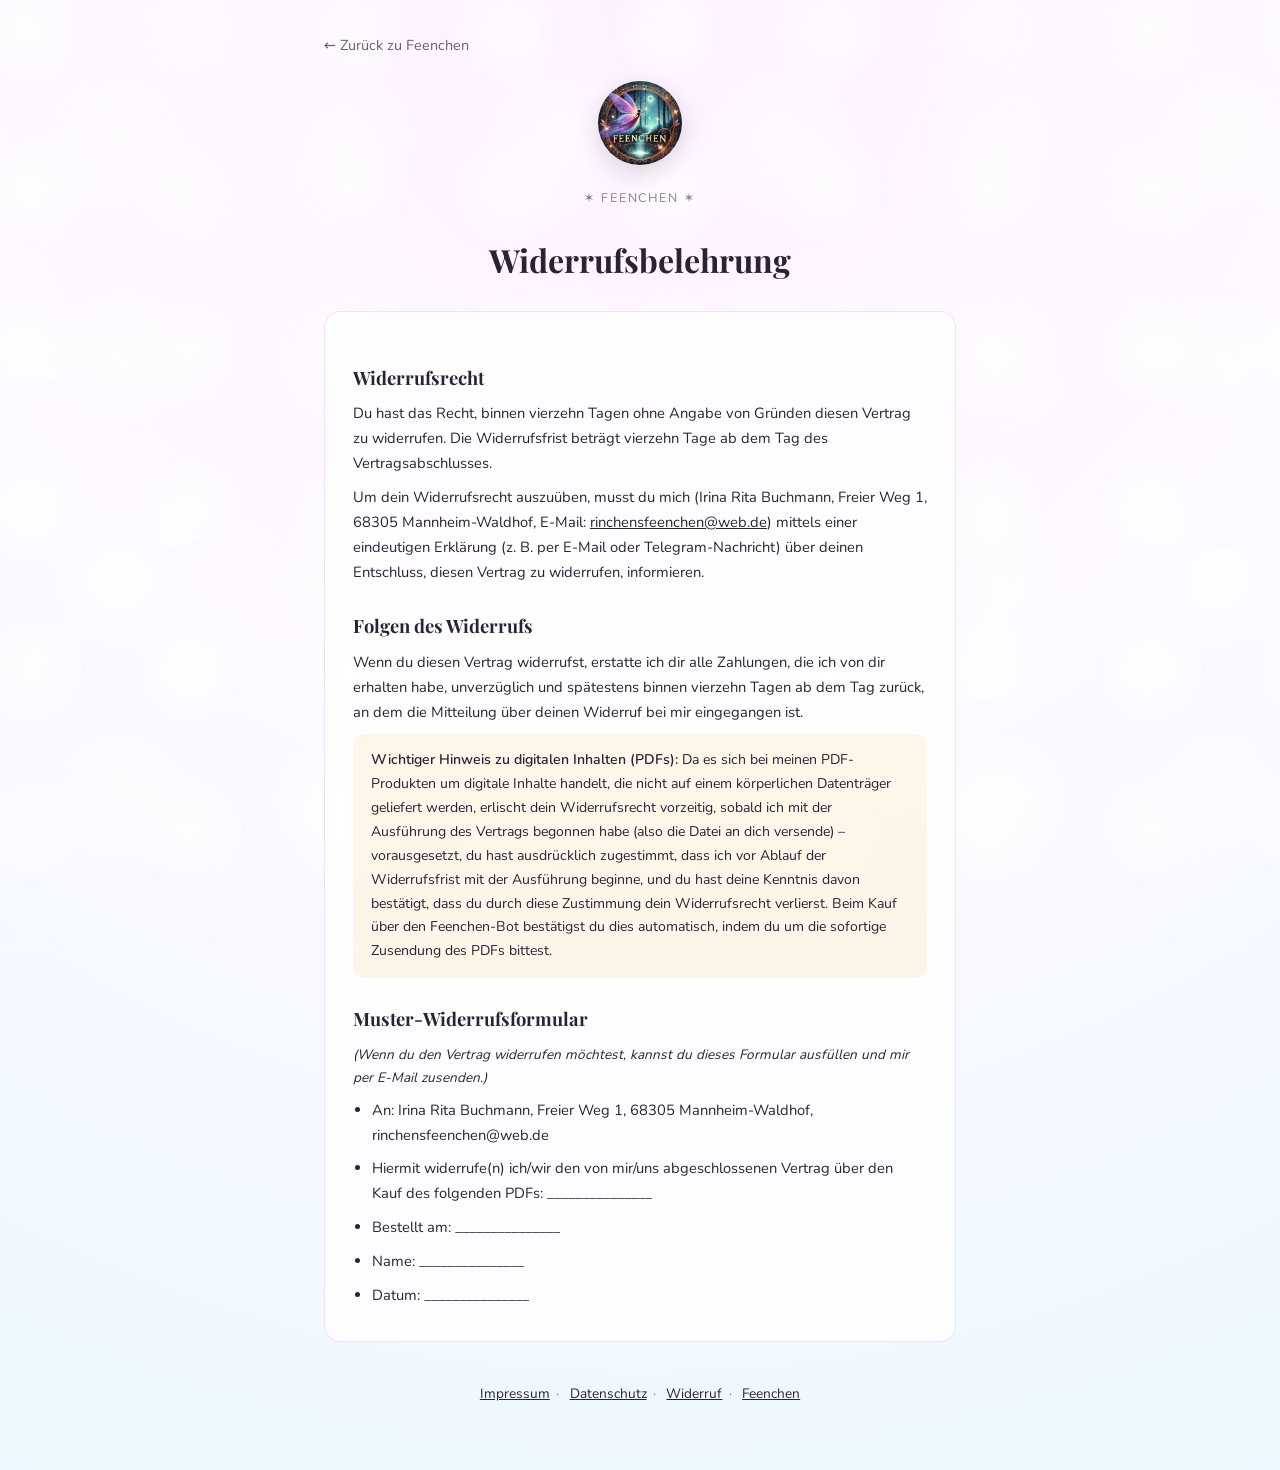
<file: widerruf.html>
<!DOCTYPE html>
<html lang="de">

<head>
  <meta charset="UTF-8" />
  <title>Widerrufsbelehrung – RinchensFeenchen</title>
  <meta name="viewport" content="width=device-width, initial-scale=1" />
  <link rel="stylesheet" href="assets/fonts/fonts.css">
  <style>
    :root { --bg: #fdf9ff; --accent: #caa6ff; --text: #2b2236; }
    * { box-sizing: border-box; margin: 0; padding: 0; }
    body {
      font-family: "Nunito", system-ui, -apple-system, sans-serif;
      background: radial-gradient(circle at top, #fdf1ff 0%, #fdf9ff 45%, #ecf8ff 100%);
      color: var(--text); line-height: 1.7; min-height: 100vh;
    }
    .sparkles::before, .sparkles::after {
      content: ""; position: fixed; inset: -50px; pointer-events: none;
      background-image:
        radial-gradient(circle, rgba(255, 255, 255, 0.9) 0, rgba(255, 255, 255, 0) 55%),
        radial-gradient(circle, rgba(247, 228, 181, 0.8) 0, rgba(247, 228, 181, 0) 55%);
      background-size: 160px 160px, 220px 220px; background-position: 0 0, 60px 80px;
      mix-blend-mode: screen; opacity: 0.55; animation: glitter 16s linear infinite; z-index: -1;
    }
    .sparkles::after { animation-duration: 22s; opacity: 0.35; }
    @keyframes glitter {
      0% { transform: translate3d(0, 0, 0); }
      50% { transform: translate3d(-40px, 30px, 0); }
      100% { transform: translate3d(0, 0, 0); }
    }
    .legal-header { text-align: center; margin-bottom: 1.5rem; }
    .legal-header img { width: 84px; height: 84px; border-radius: 50%; object-fit: cover; box-shadow: 0 8px 22px rgba(43,34,54,0.15); margin-bottom: 0.8rem; }
    .legal-header .tag { font-size: 0.78rem; text-transform: uppercase; letter-spacing: 0.15em; color: rgba(43,34,54,0.55); }
    .wrapper { max-width: 680px; margin: 0 auto; padding: 2rem 1.5rem 4rem; }
    a.back { display: inline-block; margin-bottom: 1.5rem; color: var(--text); text-decoration: none; font-size: 0.9rem; opacity: 0.7; }
    a.back:hover { opacity: 1; }
    h1 { font-family: "Playfair Display", serif; font-size: 2rem; margin-bottom: 1.5rem; text-align: center; }
    h2 { font-family: "Playfair Display", serif; font-size: 1.15rem; margin: 1.6rem 0 0.5rem; }
    p, li { margin-bottom: 0.55rem; font-size: 0.92rem; }
    ul { padding-left: 1.2rem; margin-bottom: 0.6rem; }
    a { color: var(--text); }
    section {
      background: rgba(255,255,255,0.75); border: 1px solid rgba(202,166,255,0.3);
      border-radius: 16px; padding: 1.5rem 1.75rem; margin-bottom: 1.2rem;
    }
    .highlight { background: rgba(247,228,181,0.3); border-radius: 10px; padding: 0.9rem 1.1rem; font-size: 0.88rem; }
    footer { text-align: center; font-size: 0.85rem; color: rgba(43, 34, 54, 0.6); margin-top: 2.5rem; }
    footer a { margin: 0 0.4rem; }
  </style>
</head>

<body class="sparkles">
  <div class="wrapper">
    <a class="back" href="index.html">← Zurück zu Feenchen</a>
    <div class="legal-header">
      <img src="assets/feenchen-logo.jpg" alt="Feenchen Logo" />
      <div class="tag">✶ Feenchen ✶</div>
    </div>
    <h1>Widerrufsbelehrung</h1>

    <section>
      <h2>Widerrufsrecht</h2>
      <p>
      Du hast das Recht, binnen vierzehn Tagen ohne Angabe von Gründen diesen Vertrag zu
      widerrufen. Die Widerrufsfrist beträgt vierzehn Tage ab dem Tag des Vertragsabschlusses.
      </p>
      <p>
      Um dein Widerrufsrecht auszuüben, musst du mich (Irina Rita Buchmann, Freier Weg 1, 68305
      Mannheim-Waldhof, E-Mail: <a href="mailto:rinchensfeenchen@web.de">rinchensfeenchen@web.de</a>)
      mittels einer eindeutigen Erklärung (z. B. per E-Mail oder Telegram-Nachricht) über deinen
      Entschluss, diesen Vertrag zu widerrufen, informieren.
      </p>

      <h2>Folgen des Widerrufs</h2>
      <p>
      Wenn du diesen Vertrag widerrufst, erstatte ich dir alle Zahlungen, die ich von dir erhalten
      habe, unverzüglich und spätestens binnen vierzehn Tagen ab dem Tag zurück, an dem die
      Mitteilung über deinen Widerruf bei mir eingegangen ist.
      </p>

      <div class="highlight">
      <strong>Wichtiger Hinweis zu digitalen Inhalten (PDFs):</strong> Da es sich bei meinen
      PDF-Produkten um digitale Inhalte handelt, die nicht auf einem körperlichen Datenträger
      geliefert werden, erlischt dein Widerrufsrecht vorzeitig, sobald ich mit der Ausführung des
      Vertrags begonnen habe (also die Datei an dich versende) – vorausgesetzt, du hast
      ausdrücklich zugestimmt, dass ich vor Ablauf der Widerrufsfrist mit der Ausführung beginne,
      und du hast deine Kenntnis davon bestätigt, dass du durch diese Zustimmung dein
      Widerrufsrecht verlierst. Beim Kauf über den Feenchen-Bot bestätigst du dies automatisch,
      indem du um die sofortige Zusendung des PDFs bittest.
      </div>

      <h2>Muster-Widerrufsformular</h2>
      <p style="font-size: 0.85rem; font-style: italic;">
      (Wenn du den Vertrag widerrufen möchtest, kannst du dieses Formular ausfüllen und mir per
      E-Mail zusenden.)
      </p>
      <ul style="font-size: 0.85rem;">
        <li>An: Irina Rita Buchmann, Freier Weg 1, 68305 Mannheim-Waldhof, rinchensfeenchen@web.de</li>
        <li>Hiermit widerrufe(n) ich/wir den von mir/uns abgeschlossenen Vertrag über den Kauf des folgenden PDFs: _______________</li>
        <li>Bestellt am: _______________</li>
        <li>Name: _______________</li>
        <li>Datum: _______________</li>
      </ul>
    </section>

    <footer>
      <a href="impressum.html">Impressum</a>·
      <a href="datenschutz.html">Datenschutz</a>·
      <a href="widerruf.html">Widerruf</a>·
      <a href="index.html">Feenchen</a>
    </footer>
  </div>
</body>

</html>
</file>
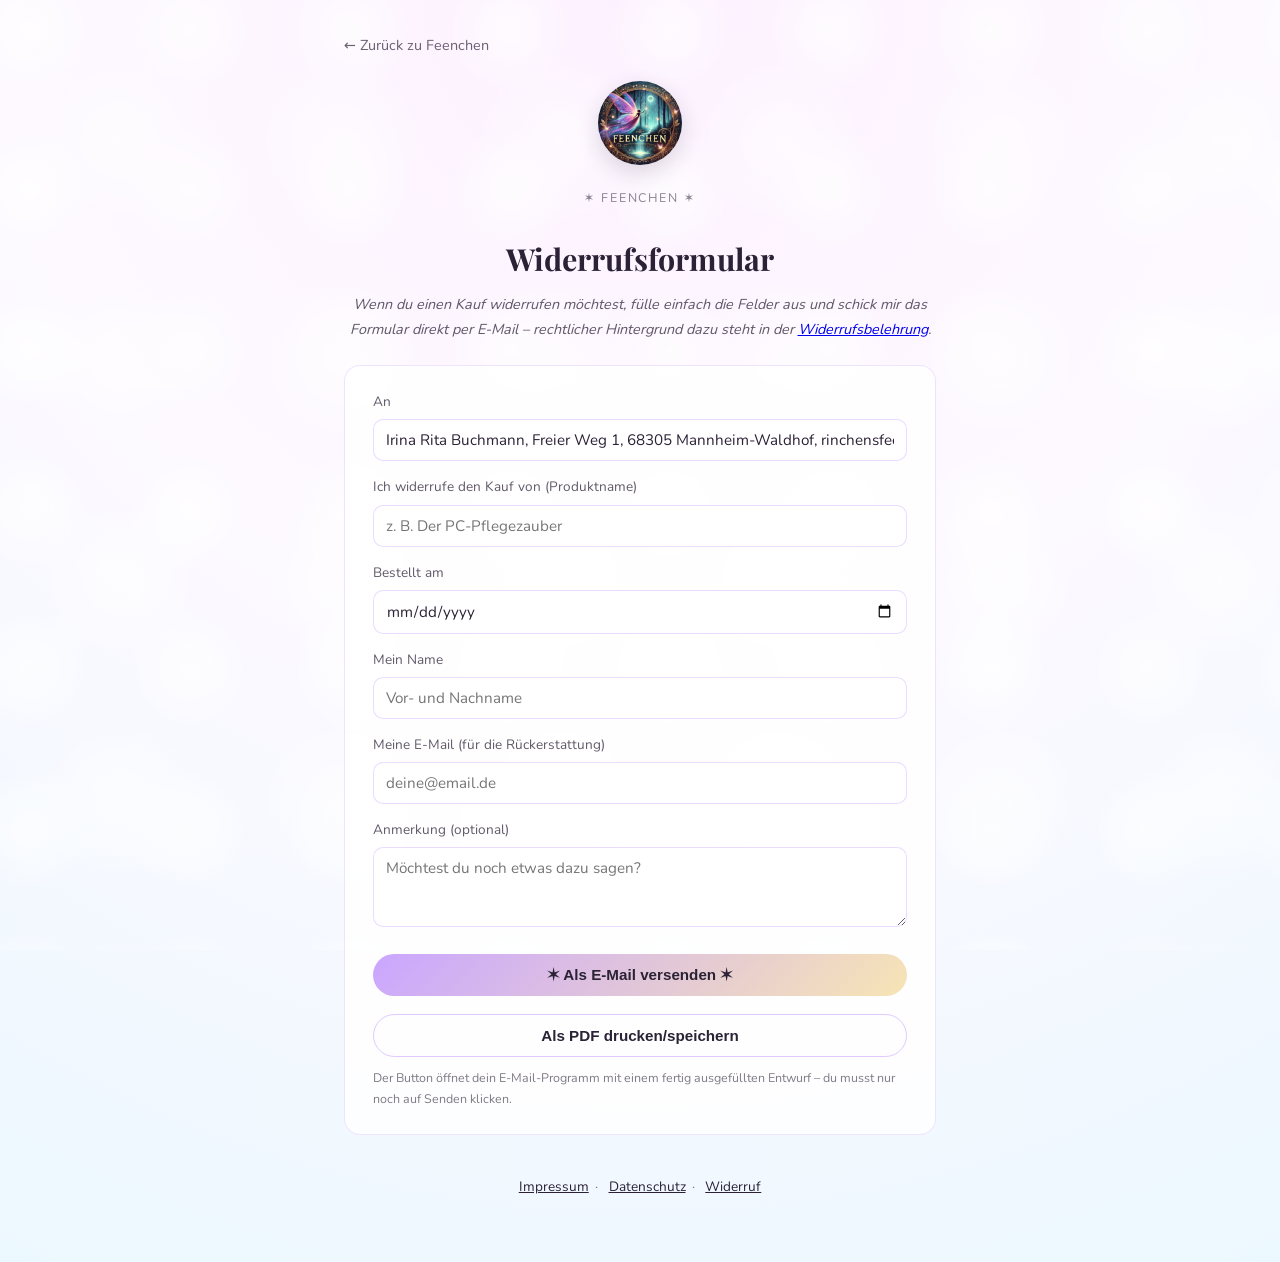
<file: widerrufsformular.html>
<!DOCTYPE html>
<html lang="de">

<head>
  <meta charset="UTF-8" />
  <title>Widerrufsformular – RinchensFeenchen</title>
  <meta name="viewport" content="width=device-width, initial-scale=1" />
  <link rel="stylesheet" href="assets/fonts/fonts.css">
  <style>
    :root { --bg: #fdf9ff; --accent: #caa6ff; --gold: #f7e4b5; --text: #2b2236; }
    * { box-sizing: border-box; margin: 0; padding: 0; }
    body {
      font-family: "Nunito", system-ui, -apple-system, sans-serif;
      background: radial-gradient(circle at top, #fdf1ff 0%, #fdf9ff 45%, #ecf8ff 100%);
      color: var(--text); line-height: 1.7; min-height: 100vh;
    }
    .sparkles::before, .sparkles::after {
      content: ""; position: fixed; inset: -50px; pointer-events: none;
      background-image:
        radial-gradient(circle, rgba(255, 255, 255, 0.9) 0, rgba(255, 255, 255, 0) 55%),
        radial-gradient(circle, rgba(247, 228, 181, 0.8) 0, rgba(247, 228, 181, 0) 55%);
      background-size: 160px 160px, 220px 220px; background-position: 0 0, 60px 80px;
      mix-blend-mode: screen; opacity: 0.55; animation: glitter 16s linear infinite; z-index: -1;
    }
    .sparkles::after { animation-duration: 22s; opacity: 0.35; }
    @keyframes glitter {
      0% { transform: translate3d(0, 0, 0); }
      50% { transform: translate3d(-40px, 30px, 0); }
      100% { transform: translate3d(0, 0, 0); }
    }
    .legal-header { text-align: center; margin-bottom: 1.5rem; }
    .legal-header img { width: 84px; height: 84px; border-radius: 50%; object-fit: cover; box-shadow: 0 8px 22px rgba(43,34,54,0.15); margin-bottom: 0.8rem; }
    .legal-header .tag { font-size: 0.78rem; text-transform: uppercase; letter-spacing: 0.15em; color: rgba(43,34,54,0.55); }
    .wrapper { max-width: 640px; margin: 0 auto; padding: 2rem 1.5rem 4rem; }
    a.back { display: inline-block; margin-bottom: 1.5rem; color: var(--text); text-decoration: none; font-size: 0.9rem; opacity: 0.7; }
    a.back:hover { opacity: 1; }
    h1 { font-family: "Playfair Display", serif; font-size: 1.9rem; margin-bottom: 0.5rem; text-align: center; }
    p.lede { font-size: 0.9rem; color: rgba(43,34,54,0.75); font-style: italic; margin-bottom: 1.5rem; text-align: center; }
    section {
      background: rgba(255,255,255,0.85); border: 1px solid rgba(202,166,255,0.3);
      border-radius: 16px; padding: 1.5rem 1.75rem; margin-bottom: 1.2rem;
    }
    label { display: block; font-size: 0.85rem; color: rgba(43,34,54,0.75); margin: 14px 0 6px; }
    label:first-child { margin-top: 0; }
    input[type=text], input[type=date], input[type=email], textarea {
      width: 100%; background: #fff; border: 1px solid rgba(202,166,255,0.4); color: var(--text);
      font-family: "Nunito", sans-serif; font-size: 0.95rem; padding: 10px 12px; border-radius: 10px;
    }
    textarea { min-height: 80px; resize: vertical; }
    .btn {
      display: inline-flex; align-items: center; gap: 8px; justify-content: center;
      background: linear-gradient(135deg, var(--accent), var(--gold)); color: var(--text);
      border: none; border-radius: 100px; font-weight: 600; font-size: 0.95rem;
      padding: 12px 22px; cursor: pointer; margin-top: 18px; width: 100%;
    }
    .btn.secondary { background: transparent; border: 1px solid rgba(202,166,255,0.6); }
    .note { font-size: 0.78rem; color: rgba(43,34,54,0.6); margin-top: 10px; }
    footer { text-align: center; font-size: 0.85rem; color: rgba(43, 34, 54, 0.6); margin-top: 2.5rem; }
    footer a { margin: 0 0.4rem; color: var(--text); }
  </style>
</head>

<body class="sparkles">
  <div class="wrapper">
    <a class="back" href="index.html">← Zurück zu Feenchen</a>
    <div class="legal-header">
      <img src="assets/feenchen-logo.jpg" alt="Feenchen Logo" />
      <div class="tag">✶ Feenchen ✶</div>
    </div>
    <h1>Widerrufsformular</h1>
    <p class="lede">Wenn du einen Kauf widerrufen möchtest, fülle einfach die Felder aus und
    schick mir das Formular direkt per E-Mail – rechtlicher Hintergrund dazu steht in der
    <a href="widerruf.html">Widerrufsbelehrung</a>.</p>

    <section>
      <label for="an">An</label>
      <input type="text" id="an" value="Irina Rita Buchmann, Freier Weg 1, 68305 Mannheim-Waldhof, rinchensfeenchen@web.de" readonly>

      <label for="produkt">Ich widerrufe den Kauf von (Produktname)</label>
      <input type="text" id="produkt" placeholder="z. B. Der PC-Pflegezauber">

      <label for="datum">Bestellt am</label>
      <input type="date" id="datum">

      <label for="name">Mein Name</label>
      <input type="text" id="name" placeholder="Vor- und Nachname">

      <label for="email">Meine E-Mail (für die Rückerstattung)</label>
      <input type="email" id="email" placeholder="deine@email.de">

      <label for="anmerkung">Anmerkung (optional)</label>
      <textarea id="anmerkung" placeholder="Möchtest du noch etwas dazu sagen?"></textarea>

      <button class="btn" onclick="Widerruf.senden()">✶ Als E-Mail versenden ✶</button>
      <button class="btn secondary" onclick="window.print()">Als PDF drucken/speichern</button>
      <p class="note">Der Button öffnet dein E-Mail-Programm mit einem fertig ausgefüllten
      Entwurf – du musst nur noch auf Senden klicken.</p>
    </section>

    <footer>
      <a href="impressum.html">Impressum</a>·
      <a href="datenschutz.html">Datenschutz</a>·
      <a href="widerruf.html">Widerruf</a>
    </footer>
  </div>

<script>
const Widerruf = {
  senden() {
    const produkt = document.getElementById('produkt').value || '____________';
    const datum = document.getElementById('datum').value || '____________';
    const name = document.getElementById('name').value || '____________';
    const email = document.getElementById('email').value || '____________';
    const anmerkung = document.getElementById('anmerkung').value;

    const body =
`Hiermit widerrufe ich den von mir abgeschlossenen Vertrag über den Kauf des folgenden PDFs:
${produkt}

Bestellt am: ${datum}
Name: ${name}
E-Mail für Rückerstattung: ${email}
${anmerkung ? '\nAnmerkung: ' + anmerkung : ''}`;

    const link = 'mailto:rinchensfeenchen@web.de?subject=' +
      encodeURIComponent('Widerruf: ' + produkt) +
      '&body=' + encodeURIComponent(body);
    window.location.href = link;
  }
};
</script>
</body>

</html>
</file>
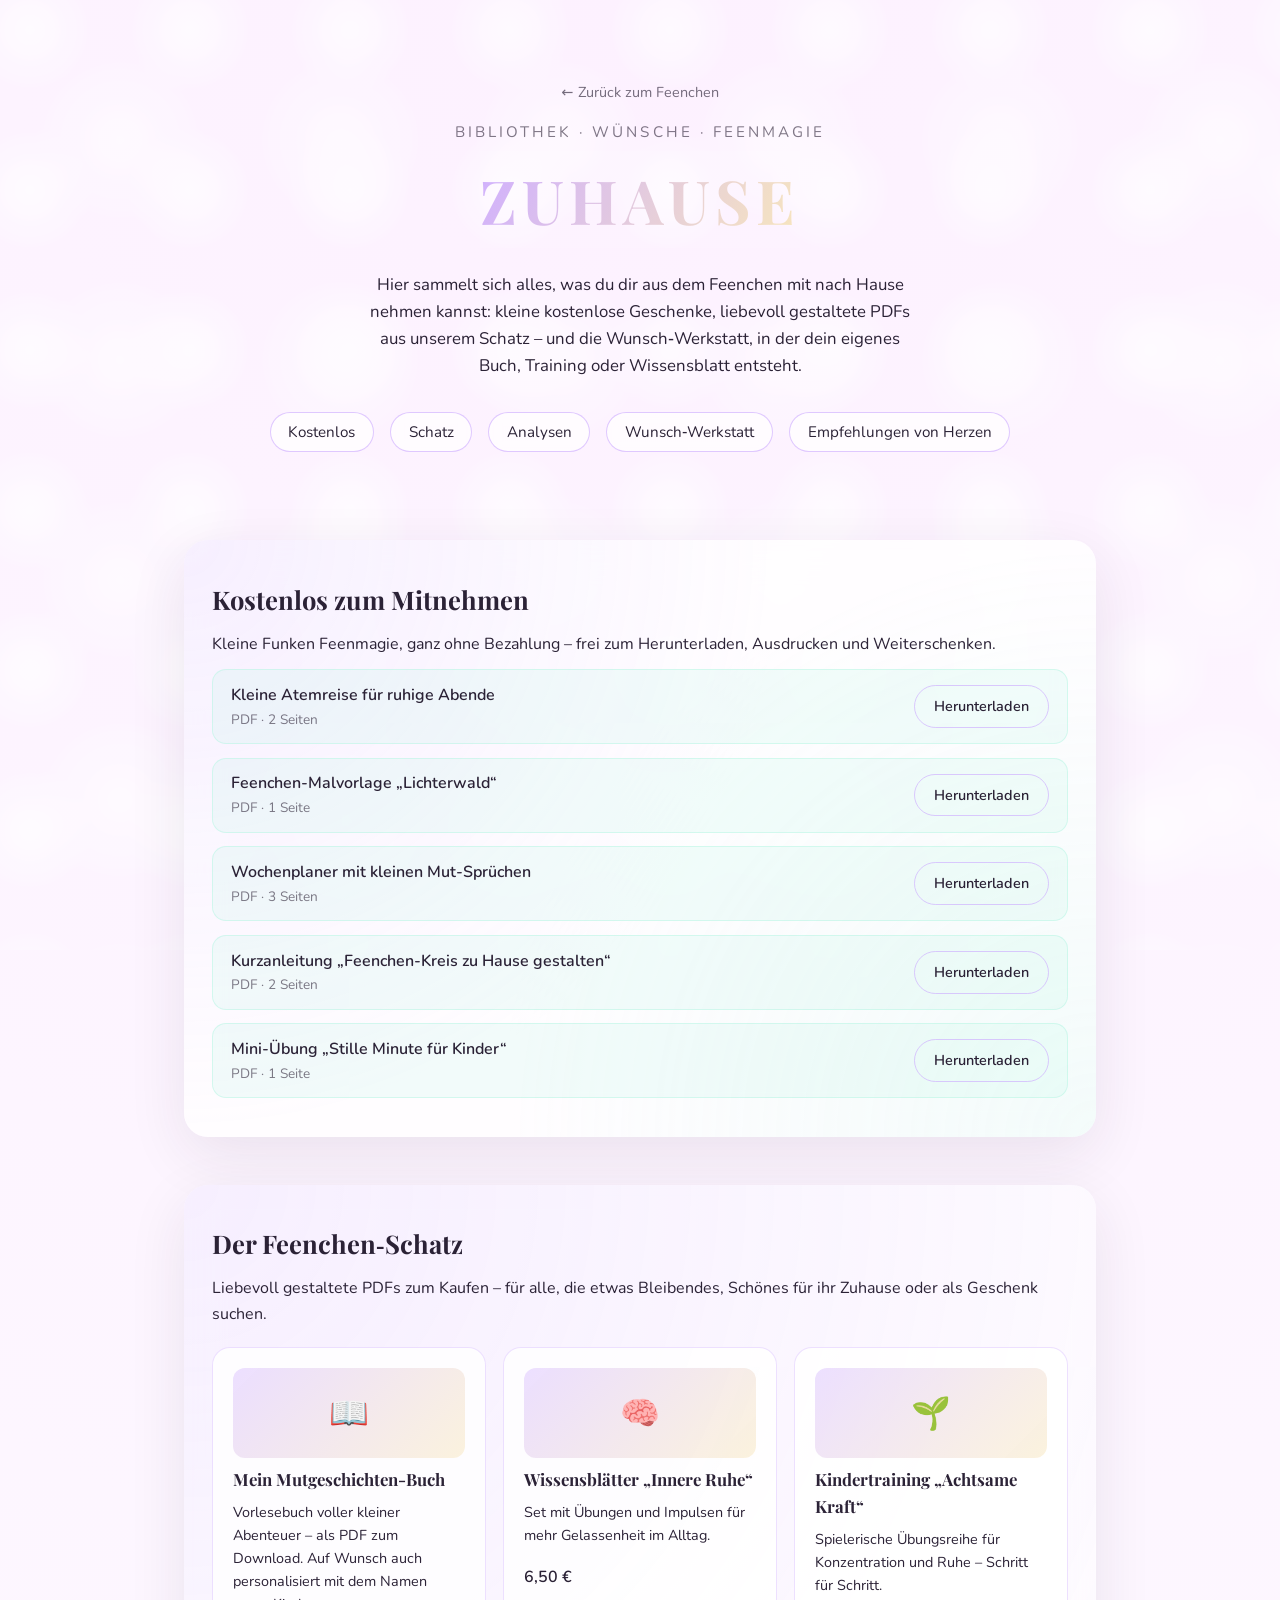
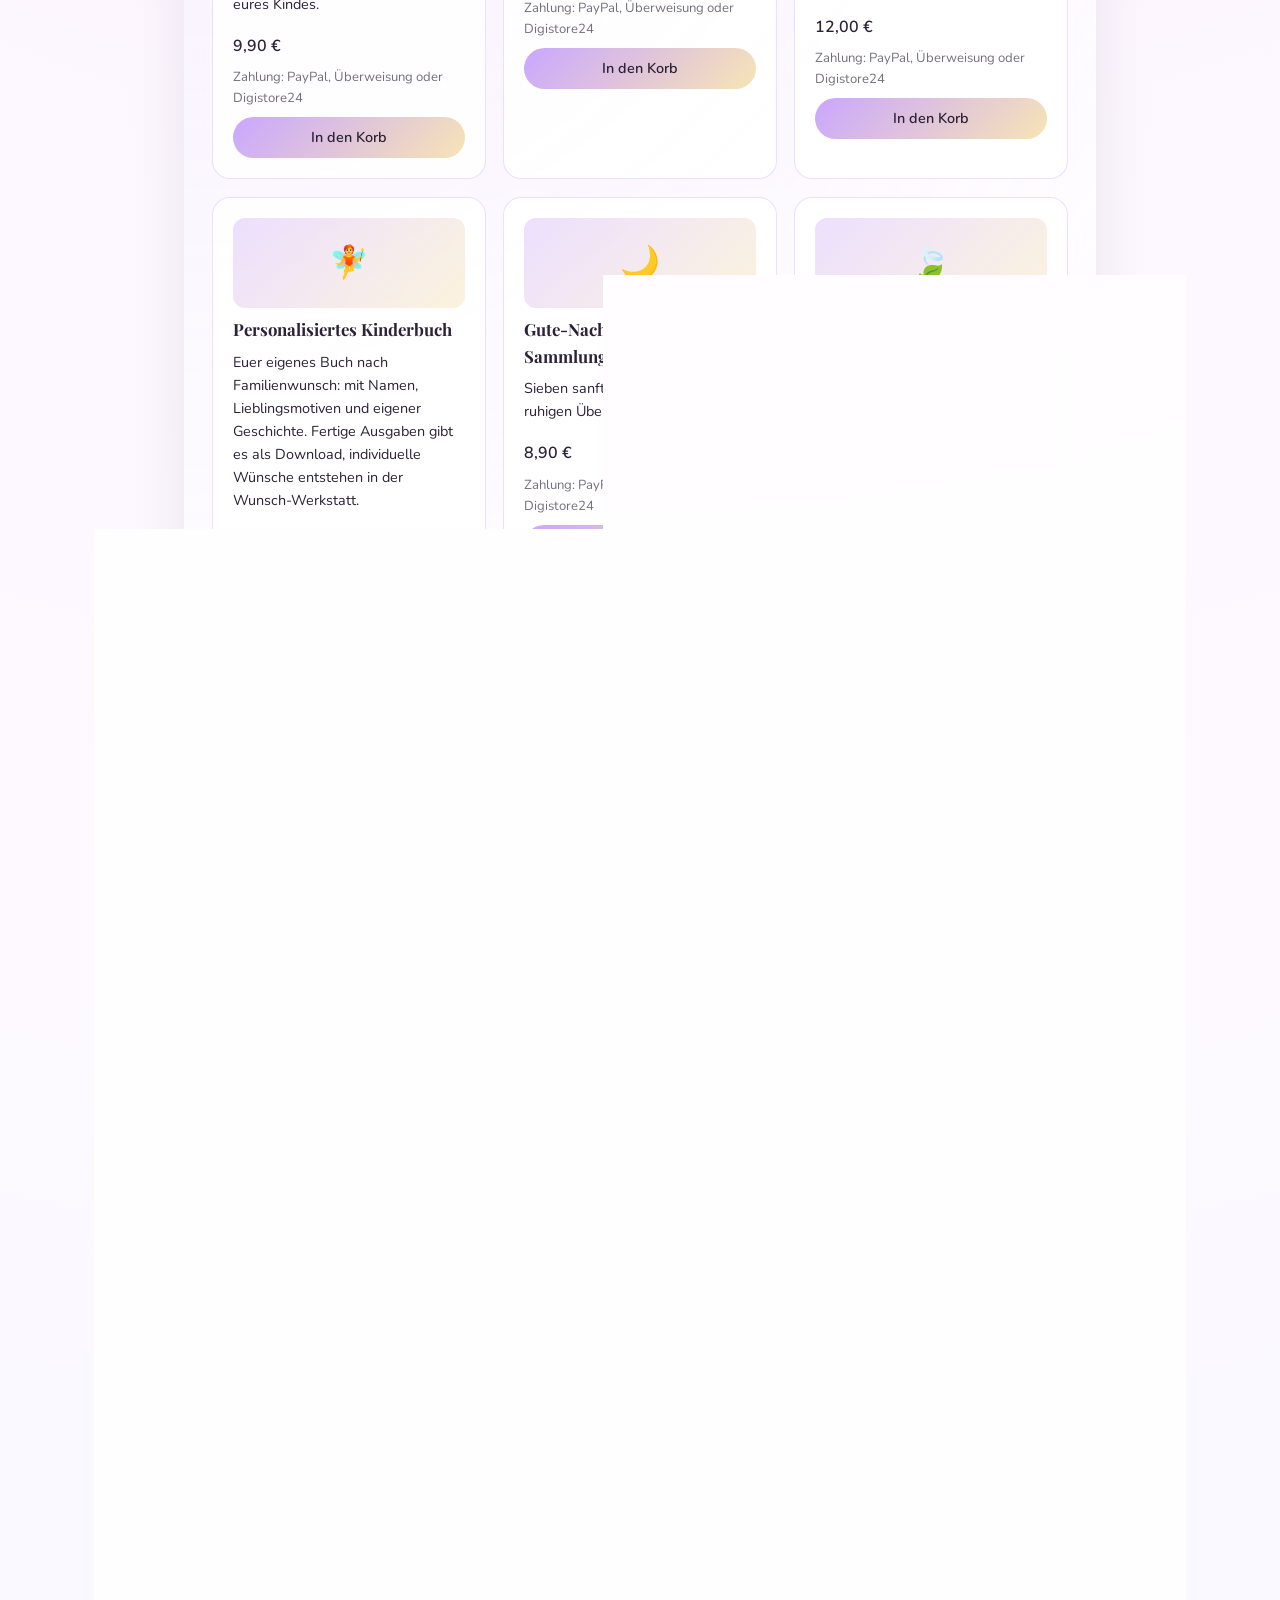
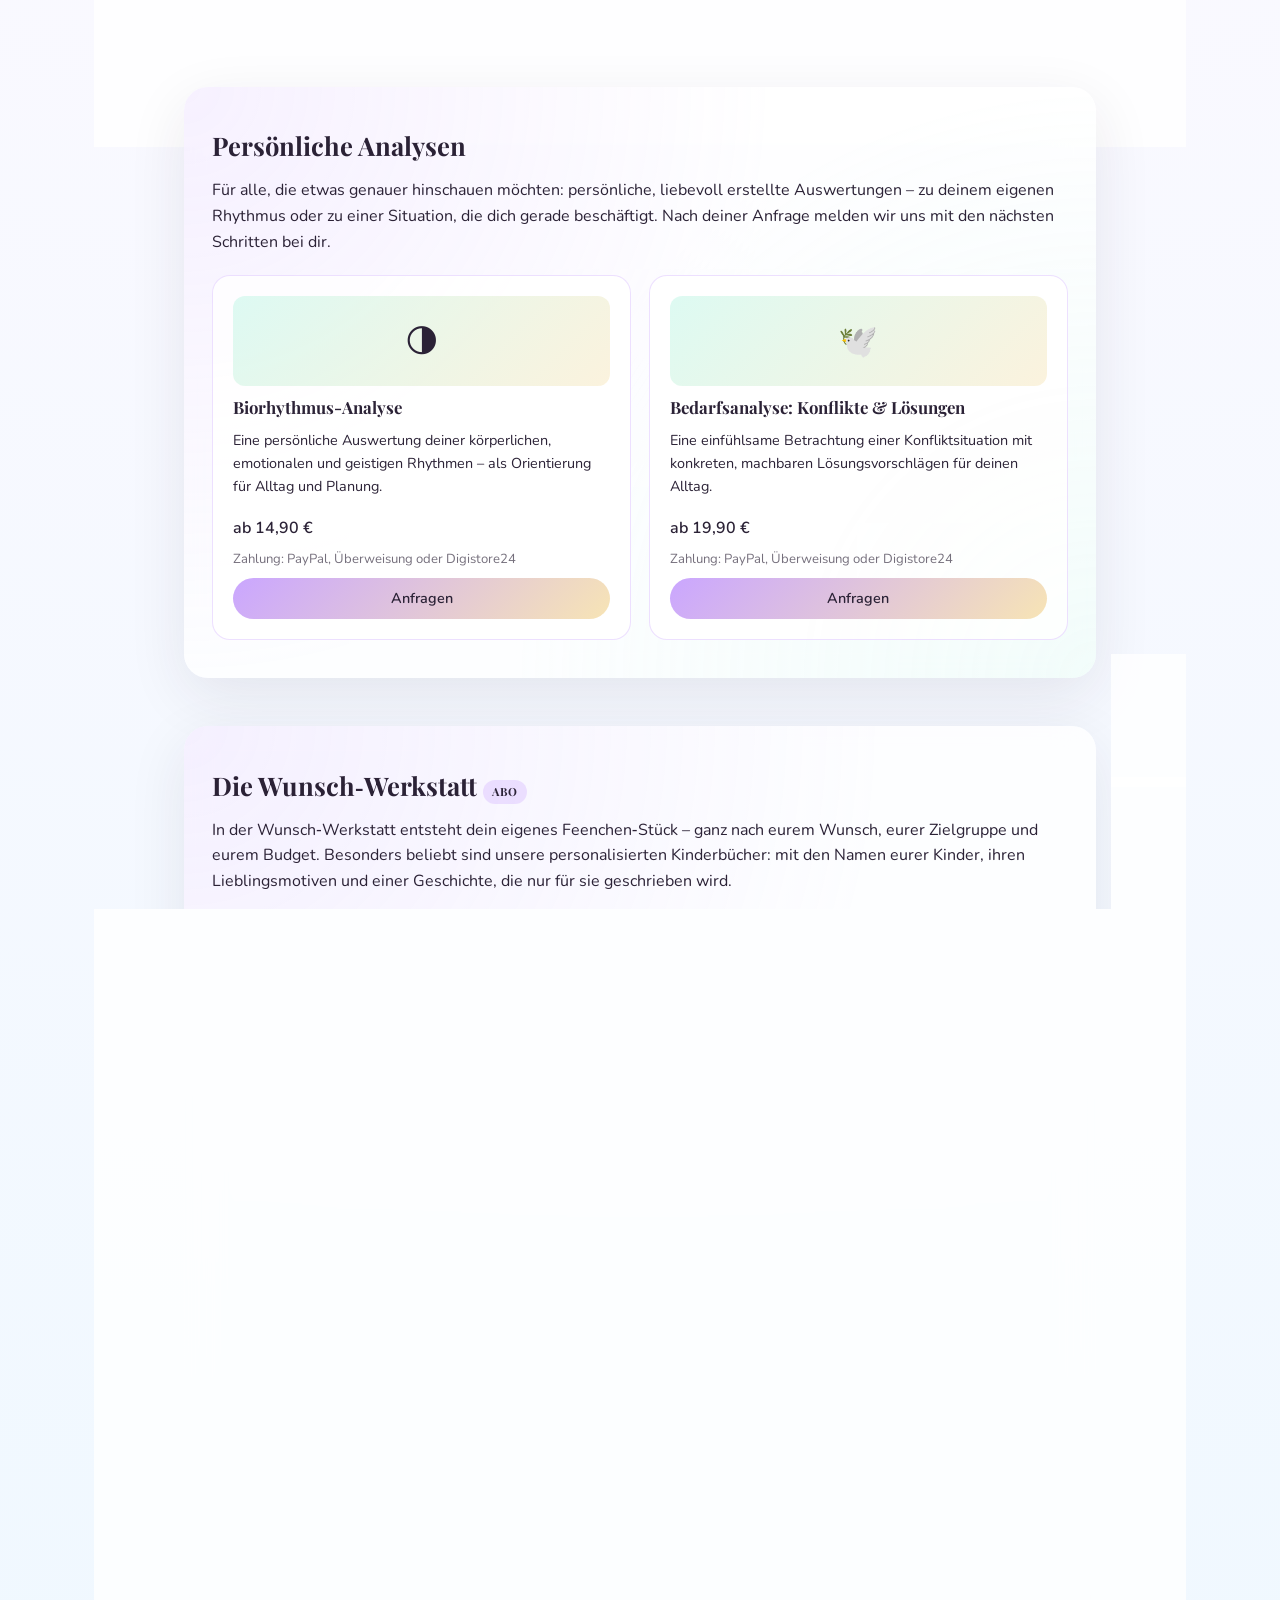
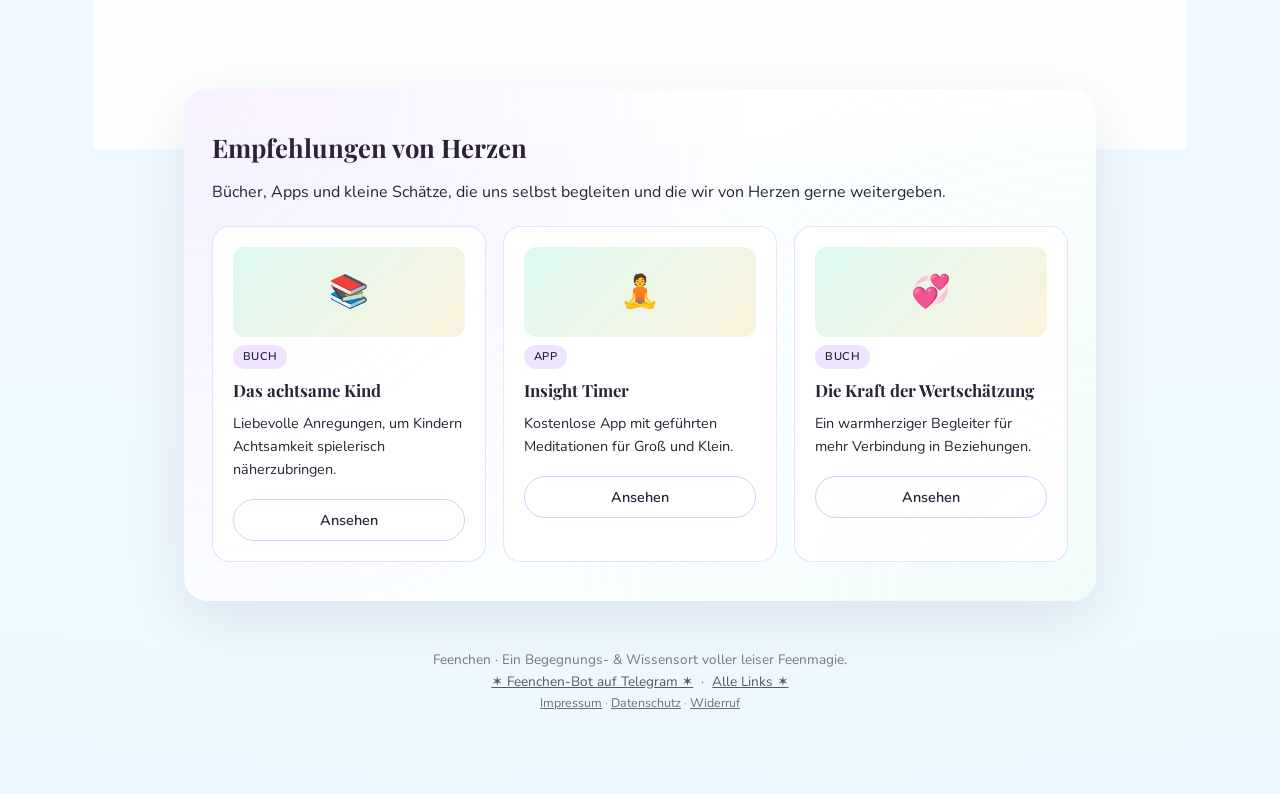
<file: zuhause.html>
<!DOCTYPE html>
<html lang="de">

<head>
  <meta charset="UTF-8" />
  <title>Feenchen für Zuhause – Bibliothek &amp; Wunsch-Werkstatt</title>
  <meta name="description" content="Feenchen für Zuhause: kostenlose Downloads, kaufbare PDF-Schätze, persönliche Analysen und eine Wunsch-Werkstatt für individuelle Inhalte." />
  <meta name="viewport" content="width=device-width, initial-scale=1" />
  <link rel="stylesheet" href="assets/fonts/fonts.css">
  <style>
    :root {
      --bg: #fdf9ff;
      --accent: #caa6ff;
      --accent2: #b5f5e3;
      --text: #2b2236;
      --gold: #f7e4b5;
    }

    * {
      box-sizing: border-box;
      margin: 0;
      padding: 0;
    }

    body {
      font-family: "Nunito", system-ui, -apple-system, sans-serif;
      background: radial-gradient(circle at top, #fdf1ff 0%, #fdf9ff 45%, #ecf8ff 100%);
      color: var(--text);
      line-height: 1.6;
      min-height: 100vh;
      overflow-x: hidden;
    }

    .wrapper {
      max-width: 960px;
      margin: 0 auto;
      padding: 2rem 1.5rem 4rem;
      position: relative;
    }

    .sparkles::before,
    .sparkles::after {
      content: "";
      position: fixed;
      inset: -50px;
      pointer-events: none;
      background-image:
        radial-gradient(circle, rgba(255, 255, 255, 0.9) 0, rgba(255, 255, 255, 0) 55%),
        radial-gradient(circle, rgba(247, 228, 181, 0.8) 0, rgba(247, 228, 181, 0) 55%);
      background-size: 160px 160px, 220px 220px;
      background-position: 0 0, 60px 80px;
      mix-blend-mode: screen;
      opacity: 0.55;
      animation: glitter 16s linear infinite;
      z-index: -1;
    }

    .sparkles::after {
      animation-duration: 22s;
      opacity: 0.35;
    }

    @keyframes glitter {
      0% {
        transform: translate3d(0, 0, 0);
      }

      50% {
        transform: translate3d(-40px, 30px, 0);
      }

      100% {
        transform: translate3d(0, 0, 0);
      }
    }

    header {
      text-align: center;
      padding: 3rem 1rem 2.5rem;
      position: relative;
    }

    header h1 {
      font-family: "Playfair Display", serif;
      font-size: clamp(2.7rem, 5vw, 3.8rem);
      letter-spacing: 0.08em;
      text-transform: uppercase;
      color: var(--text);
    }

    header h1 span {
      display: inline-block;
      background: linear-gradient(120deg, var(--accent), var(--gold));
      -webkit-background-clip: text;
      background-clip: text;
      color: transparent;
      position: relative;
    }

    header h1 span::after {
      content: "";
      position: absolute;
      inset: 0;
      background: linear-gradient(-45deg, rgba(255, 255, 255, 0.1) 40%, rgba(255, 255, 255, 0.9) 50%, rgba(255, 255, 255, 0.1) 60%);
      mix-blend-mode: screen;
      background-size: 250% 250%;
      animation: shimmer 6s linear infinite;
      pointer-events: none;
    }

    @keyframes shimmer {
      0% {
        background-position: 200% 0;
      }

      100% {
        background-position: -200% 0;
      }
    }

    header p {
      max-width: 540px;
      margin: 1.5rem auto 0;
      font-size: 1.05rem;
    }

    nav {
      display: flex;
      justify-content: center;
      gap: 1rem;
      margin-top: 2rem;
      flex-wrap: wrap;
    }

    nav a {
      text-decoration: none;
      font-size: 0.95rem;
      padding: 0.45rem 1.1rem;
      border-radius: 999px;
      border: 1px solid rgba(202, 166, 255, 0.6);
      background: rgba(255, 255, 255, 0.7);
      backdrop-filter: blur(6px);
      color: var(--text);
      transition: background 180ms ease, transform 180ms ease, box-shadow 180ms ease;
    }

    nav a:hover {
      background: linear-gradient(135deg, rgba(202, 166, 255, 0.22), rgba(181, 245, 227, 0.2));
      transform: translateY(-1px);
      box-shadow: 0 6px 18px rgba(43, 34, 54, 0.18);
    }

    section {
      margin-top: 3rem;
      padding: 2.4rem 1.75rem;
      border-radius: 24px;
      background: rgba(255, 255, 255, 0.78);
      backdrop-filter: blur(18px);
      box-shadow: 0 18px 60px rgba(43, 34, 54, 0.09);
      position: relative;
      overflow: hidden;
    }

    section::before {
      content: "";
      position: absolute;
      inset: 0;
      background: radial-gradient(circle at top left, rgba(202, 166, 255, 0.35), transparent 55%),
        radial-gradient(circle at bottom right, rgba(181, 245, 227, 0.35), transparent 55%);
      opacity: 0.45;
      pointer-events: none;
      z-index: -1;
    }

    section h2 {
      font-family: "Playfair Display", serif;
      font-size: 1.6rem;
      margin-bottom: 0.75rem;
    }

    section p {
      margin-bottom: 0.6rem;
    }

    ul {
      margin-top: 0.5rem;
      padding-left: 1.1rem;
      list-style: "✶ ";
    }

    li+li {
      margin-top: 0.25rem;
    }

    .tagline {
      font-size: 0.95rem;
      text-transform: uppercase;
      letter-spacing: 0.2em;
      color: rgba(43, 34, 54, 0.6);
      margin-bottom: 0.4rem;
    }

    footer {
      text-align: center;
      font-size: 0.85rem;
      color: rgba(43, 34, 54, 0.6);
      margin-top: 3rem;
      padding-bottom: 1rem;
    }

    @media (max-width: 640px) {
      section {
        padding: 2rem 1.35rem;
      }
    }

    /* --- Zuhause: kostenlose Liste --- */
    .freebie-list {
      list-style: none;
      padding-left: 0;
      margin-top: 0.75rem;
      display: flex;
      flex-direction: column;
      gap: 0.6rem;
    }

    .freebie-list li {
      display: flex;
      align-items: center;
      justify-content: space-between;
      gap: 1rem;
      padding: 0.8rem 1.1rem;
      border-radius: 14px;
      background: rgba(181, 245, 227, 0.18);
      border: 1px solid rgba(181, 245, 227, 0.5);
    }

    .freebie-list li span.title {
      font-weight: 600;
    }

    .freebie-list li span.meta {
      display: block;
      font-size: 0.85rem;
      color: rgba(43, 34, 54, 0.6);
      font-weight: 400;
    }

    /* --- Zuhause: kostenpflichtige Kacheln --- */
    .shop-grid {
      display: grid;
      grid-template-columns: repeat(auto-fit, minmax(200px, 1fr));
      gap: 1.1rem;
      margin-top: 1.25rem;
    }

    .shop-card {
      background: rgba(255, 255, 255, 0.85);
      border: 1px solid rgba(202, 166, 255, 0.35);
      border-radius: 18px;
      padding: 1.25rem;
      display: flex;
      flex-direction: column;
      gap: 0.5rem;
      transition: transform 180ms ease, box-shadow 180ms ease;
    }

    .shop-card:hover {
      transform: translateY(-3px);
      box-shadow: 0 12px 30px rgba(43, 34, 54, 0.12);
    }

    .shop-card .cover {
      height: 90px;
      border-radius: 12px;
      display: flex;
      align-items: center;
      justify-content: center;
      font-size: 2rem;
      background: linear-gradient(135deg, rgba(202, 166, 255, 0.35), rgba(247, 228, 181, 0.45));
    }

    .shop-card h3 {
      font-family: "Playfair Display", serif;
      font-size: 1.05rem;
    }

    .shop-card .price {
      font-weight: 600;
      color: var(--text);
    }

    .payment-methods {
      font-size: 0.82rem;
      color: rgba(43, 34, 54, 0.65);
      margin-bottom: 0;
    }

    /* --- Buttons --- */
    .btn {
      display: inline-flex;
      align-items: center;
      justify-content: center;
      gap: 0.4rem;
      text-decoration: none;
      font-size: 0.9rem;
      font-weight: 600;
      padding: 0.55rem 1.2rem;
      border-radius: 999px;
      border: none;
      cursor: pointer;
      transition: transform 180ms ease, box-shadow 180ms ease;
    }

    .btn:hover {
      transform: translateY(-1px);
      box-shadow: 0 8px 20px rgba(43, 34, 54, 0.15);
    }

    .btn-primary {
      background: linear-gradient(135deg, var(--accent), var(--gold));
      color: var(--text);
    }

    .btn-outline {
      background: transparent;
      border: 1px solid rgba(202, 166, 255, 0.6);
      color: var(--text);
    }

    .zuhause-cta {
      margin-top: 1.75rem;
      text-align: center;
    }

    /* --- Badges (z.B. ABO, Buch, App) --- */
    .badge {
      display: inline-block;
      font-size: 0.7rem;
      font-weight: 700;
      letter-spacing: 0.05em;
      text-transform: uppercase;
      padding: 0.2rem 0.6rem;
      border-radius: 999px;
      background: rgba(202, 166, 255, 0.3);
      color: var(--text);
    }

    /* --- Empfehlungs- & Analyse-Karten teilen das Kachel-Layout --- */
    .recommend-card .cover,
    .analyse-card .cover {
      background: linear-gradient(135deg, rgba(181, 245, 227, 0.45), rgba(247, 228, 181, 0.45));
    }

    .recommend-card .badge {
      align-self: flex-start;
    }

    /* --- Zurück-Link --- */
    .back-link {
      display: inline-block;
      margin-bottom: 1rem;
      font-size: 0.9rem;
      color: rgba(43, 34, 54, 0.65);
      text-decoration: none;
    }

    .back-link:hover {
      text-decoration: underline;
    }

    /* --- Bibliothek: größere Kacheln-Variante --- */
    .shop-grid.wide {
      grid-template-columns: repeat(auto-fit, minmax(220px, 1fr));
    }

    /* --- Wunsch-Werkstatt (App-Demo) --- */
    .studio {
      display: grid;
      grid-template-columns: 1fr;
      gap: 1.5rem;
      margin-top: 1.25rem;
    }

    @media (min-width: 720px) {
      .studio {
        grid-template-columns: 1.1fr 1fr;
      }
    }

    .studio-form {
      display: flex;
      flex-direction: column;
      gap: 1rem;
    }

    .field {
      display: flex;
      flex-direction: column;
      gap: 0.35rem;
    }

    .field label {
      font-size: 0.85rem;
      font-weight: 600;
    }

    .field input,
    .field select,
    .field textarea {
      font-family: inherit;
      font-size: 0.95rem;
      padding: 0.6rem 0.8rem;
      border-radius: 12px;
      border: 1px solid rgba(202, 166, 255, 0.45);
      background: rgba(255, 255, 255, 0.9);
      color: var(--text);
    }

    .field textarea {
      resize: vertical;
      min-height: 70px;
    }

    .field input:focus,
    .field select:focus,
    .field textarea:focus {
      outline: 2px solid var(--accent);
      outline-offset: 1px;
    }

    .price-options {
      display: flex;
      gap: 0.6rem;
      flex-wrap: wrap;
    }

    .price-option {
      flex: 1;
      min-width: 100px;
      border: 1px solid rgba(202, 166, 255, 0.45);
      border-radius: 14px;
      padding: 0.7rem 0.5rem;
      text-align: center;
      cursor: pointer;
      background: rgba(255, 255, 255, 0.7);
      transition: background 150ms ease, border-color 150ms ease;
    }

    .price-option input {
      display: none;
    }

    .price-option .label {
      font-weight: 700;
      font-size: 0.95rem;
    }

    .price-option .sub {
      font-size: 0.75rem;
      color: rgba(43, 34, 54, 0.6);
    }

    .price-option:has(input:checked) {
      background: linear-gradient(135deg, rgba(202, 166, 255, 0.35), rgba(247, 228, 181, 0.45));
      border-color: var(--accent);
    }

    .studio-preview {
      border-radius: 18px;
      border: 1px dashed rgba(202, 166, 255, 0.5);
      background: rgba(255, 255, 255, 0.75);
      padding: 1.25rem;
      display: flex;
      flex-direction: column;
      gap: 0.6rem;
    }

    .studio-preview .preview-title {
      font-family: "Playfair Display", serif;
      font-size: 1.1rem;
    }

    .studio-preview .preview-meta {
      font-size: 0.8rem;
      color: rgba(43, 34, 54, 0.6);
    }

    .studio-preview .preview-body {
      font-size: 0.92rem;
      white-space: pre-line;
    }

    .studio-note {
      font-size: 0.8rem;
      color: rgba(43, 34, 54, 0.55);
      margin-top: 0.5rem;
    }
  </style>
  <script src="./content.js" defer></script>
  <script src="./render.js" defer></script>
</head>

<body class="sparkles">
  <div class="wrapper">
    <header>
      <a class="back-link" href="index.html">← Zurück zum Feenchen</a>
      <div class="tagline">Bibliothek · Wünsche · Feenmagie</div>
      <h1><span>Zuhause</span></h1>
      <p>
        Hier sammelt sich alles, was du dir aus dem Feenchen mit nach Hause nehmen kannst: kleine kostenlose
        Geschenke, liebevoll gestaltete PDFs aus unserem Schatz – und die Wunsch‑Werkstatt, in der dein eigenes
        Buch, Training oder Wissensblatt entsteht.
      </p>
      <nav>
        <a href="#kostenlos">Kostenlos</a>
        <a href="#schatz">Schatz</a>
        <a href="#analysen">Analysen</a>
        <a href="#werkstatt">Wunsch‑Werkstatt</a>
        <a href="#empfehlungen">Empfehlungen von Herzen</a>
      </nav>
    </header>

    <section id="kostenlos">
      <h2>Kostenlos zum Mitnehmen</h2>
      <p>
        Kleine Funken Feenmagie, ganz ohne Bezahlung – frei zum Herunterladen, Ausdrucken und Weiterschenken.
      </p>
      <ul class="freebie-list" data-feenchen="kostenlos-liste"></ul>
    </section>

    <section id="schatz">
      <h2>Der Feenchen‑Schatz</h2>
      <p>
        Liebevoll gestaltete PDFs zum Kaufen – für alle, die etwas Bleibendes, Schönes für ihr Zuhause oder als
        Geschenk suchen.
      </p>
      <div class="shop-grid wide" data-feenchen="schatz-grid"></div>
    </section>

    <section id="analysen">
      <h2>Persönliche Analysen</h2>
      <p>
        Für alle, die etwas genauer hinschauen möchten: persönliche, liebevoll erstellte Auswertungen –
        zu deinem eigenen Rhythmus oder zu einer Situation, die dich gerade beschäftigt. Nach deiner
        Anfrage melden wir uns mit den nächsten Schritten bei dir.
      </p>
      <div class="shop-grid wide" data-feenchen="analysen-grid"></div>
    </section>

    <section id="werkstatt">
      <h2>Die Wunsch‑Werkstatt <span class="badge">ABO</span></h2>
      <p>
        In der Wunsch‑Werkstatt entsteht dein eigenes Feenchen‑Stück – ganz nach eurem Wunsch, eurer
        Zielgruppe und eurem Budget. Besonders beliebt sind unsere personalisierten Kinderbücher: mit
        den Namen eurer Kinder, ihren Lieblingsmotiven und einer Geschichte, die nur für sie geschrieben wird.
      </p>
      <p>
        Daneben gestalten wir auch Kindertrainings, Wissensblätter und Achtsamkeitsübungen –
        einmalig zum Mitnehmen oder fortlaufend im Abo.
      </p>
      <p style="font-size: 0.85rem; color: rgba(43,34,54,0.6);">
        ✶ Die folgende Vorschau zeigt beispielhaft, wie deine Bestellung aussehen könnte. Die persönliche
        Gestaltung folgt im Anschluss von Hand.
      </p>

      <div class="studio">
        <form class="studio-form" id="studioForm" name="wunsch-werkstatt" method="POST" data-netlify="true" netlify-honeypot="bot-field">
          <input type="hidden" name="form-name" value="wunsch-werkstatt" />
          <p style="display: none;">
            <label>Bitte leer lassen: <input name="bot-field" /></label>
          </p>
          <div class="field">
            <label for="produktart">Was möchtest du erstellen?</label>
            <select id="produktart" name="produktart">
              <option value="Personalisiertes Kinderbuch">Personalisiertes Kinderbuch</option>
              <option value="Personalisiertes Buch">Personalisiertes Buch</option>
              <option value="Kindertraining">Kindertraining</option>
              <option value="Wissensblatt">Wissensblatt</option>
              <option value="Achtsamkeitsübung">Achtsamkeitsübung</option>
            </select>
          </div>

          <div class="field">
            <label for="zielgruppe">Für wen ist es gedacht?</label>
            <input id="zielgruppe" name="zielgruppe" type="text" placeholder="z. B. Mira, 6 Jahre, liebt Drachen" />
          </div>

          <div class="field">
            <label for="wunsch">Euer Wunsch / Thema</label>
            <textarea id="wunsch" name="wunsch" placeholder="z. B. eine Geschichte über Mut beim Schwimmenlernen, in der Mira die Hauptrolle spielt"></textarea>
          </div>

          <div class="field">
            <label>Preis‑Stufe</label>
            <div class="price-options">
              <label class="price-option">
                <input type="radio" name="preis" value="Funke · 4,90 €" checked />
                <div class="label">Funke</div>
                <div class="sub">4,90 € / Stück</div>
              </label>
              <label class="price-option">
                <input type="radio" name="preis" value="Glanz · 9,90 €" />
                <div class="label">Glanz</div>
                <div class="sub">9,90 € / Stück</div>
              </label>
              <label class="price-option">
                <input type="radio" name="preis" value="Zauber · 16,90 €" />
                <div class="label">Zauber</div>
                <div class="sub">16,90 € / Stück</div>
              </label>
            </div>
          </div>

          <div class="field">
            <label for="zahlungsmittel">Zahlungsmittel</label>
            <select id="zahlungsmittel" name="zahlungsmittel">
              <option value="PayPal">PayPal</option>
              <option value="Überweisung">Überweisung</option>
              <option value="Digistore24">Digistore24</option>
            </select>
          </div>

          <button type="submit" class="btn btn-primary" style="align-self: flex-start;">
            Vorschau erstellen ✶
          </button>
        </form>

        <div class="studio-preview" id="studioPreview">
          <div class="preview-title">Deine Vorschau erscheint hier</div>
          <div class="preview-meta">Fülle das Formular aus und klicke auf „Vorschau erstellen“.</div>
          <div class="preview-body"></div>
        </div>
      </div>

      <p class="studio-note">
        Hinweis: Diese Werkstatt ist aktuell eine Demo‑Ansicht. Nach dem Abschluss erhältst du dein
        personalisiertes PDF innerhalb einiger Tage liebevoll von uns erstellt.
      </p>
    </section>

    <section id="empfehlungen">
      <h2>Empfehlungen von Herzen</h2>
      <p>
        Bücher, Apps und kleine Schätze, die uns selbst begleiten und die wir von Herzen gerne weitergeben.
      </p>
      <div class="shop-grid wide" data-feenchen="empfehlungen-grid"></div>
    </section>

    <footer>
      Feenchen · Ein Begegnungs- & Wissensort voller leiser Feenmagie.<br />
      <a href="https://t.me/RinaRitasFeenchenWelttetris_bot" target="_blank" rel="noopener" style="color: var(--text); opacity: 0.75;">✶ Feenchen-Bot auf Telegram ✶</a>
      &nbsp;·&nbsp;
      <a href="links.html" style="color: var(--text); opacity: 0.75;">Alle Links ✶</a><br />
      <span style="font-size: 0.78rem; opacity: 0.65;">
        <a href="impressum.html" style="color: var(--text);">Impressum</a> ·
        <a href="datenschutz.html" style="color: var(--text);">Datenschutz</a> ·
        <a href="widerruf.html" style="color: var(--text);">Widerruf</a>
      </span>
    </footer>
  </div>

  <script>
    document.getElementById('studioForm').addEventListener('submit', function (e) {
      e.preventDefault();

      var produktart = document.getElementById('produktart').value;
      var zielgruppe = document.getElementById('zielgruppe').value.trim();
      var wunsch = document.getElementById('wunsch').value.trim();
      var preis = document.querySelector('input[name="preis"]:checked').value;
      var zahlungsmittel = document.getElementById('zahlungsmittel').value;

      var preview = document.getElementById('studioPreview');
      var titleEl = preview.querySelector('.preview-title');
      var metaEl = preview.querySelector('.preview-meta');
      var bodyEl = preview.querySelector('.preview-body');

      var titel = produktart;
      if (zielgruppe) {
        titel += ' für ' + zielgruppe;
      }

      titleEl.textContent = titel;
      metaEl.textContent = produktart + ' · ' + preis + ' · Zahlung: ' + zahlungsmittel;

      var name = zielgruppe || 'dich';

      // Produktartspezifischer Beispieltext
      var beispiele = {
        'Personalisiertes Kinderbuch':
          '✶ Es war einmal ' + name + ', mutig und neugierig, mitten in einem Abenteuer, ' +
          'das nur für ' + name + ' geschrieben wurde ...',
        'Personalisiertes Buch':
          '✶ Eine Geschichte, die ' + name + ' an die Hand nimmt und genau dort beginnt, ' +
          'wo es gerade passt ...',
        'Kindertraining':
          '✶ Übung 1: Wir atmen wie ein schlafender Drache – langsam ein, langsam aus. ' +
          'Ein Training, abgestimmt auf ' + name + ' ...',
        'Wissensblatt':
          '✶ Auf einer Seite gebündelt: das Wichtigste zu eurem Thema, klar und alltagstauglich ' +
          'aufbereitet für ' + name + ' ...',
        'Achtsamkeitsübung':
          '✶ Eine kleine Pause für ' + name + ': drei ruhige Atemzüge, ein Moment nur für sich ...'
      };

      var textVorschau = '';
      if (wunsch) {
        textVorschau += 'Euer Wunsch: „' + wunsch + '“\n\n';
      }
      textVorschau += 'So könnte euer Ergebnis beginnen:\n\n';
      textVorschau += (beispiele[produktart] || beispiele['Personalisiertes Buch']) + '\n\n';
      textVorschau += '(Diese Vorschau ist ein Platzhalter. Das fertige Werk wird liebevoll von Hand ' +
        'passend zu eurem Wunsch gestaltet.)';

      bodyEl.textContent = textVorschau;
    });
  </script>
</body>

</html>
</file>
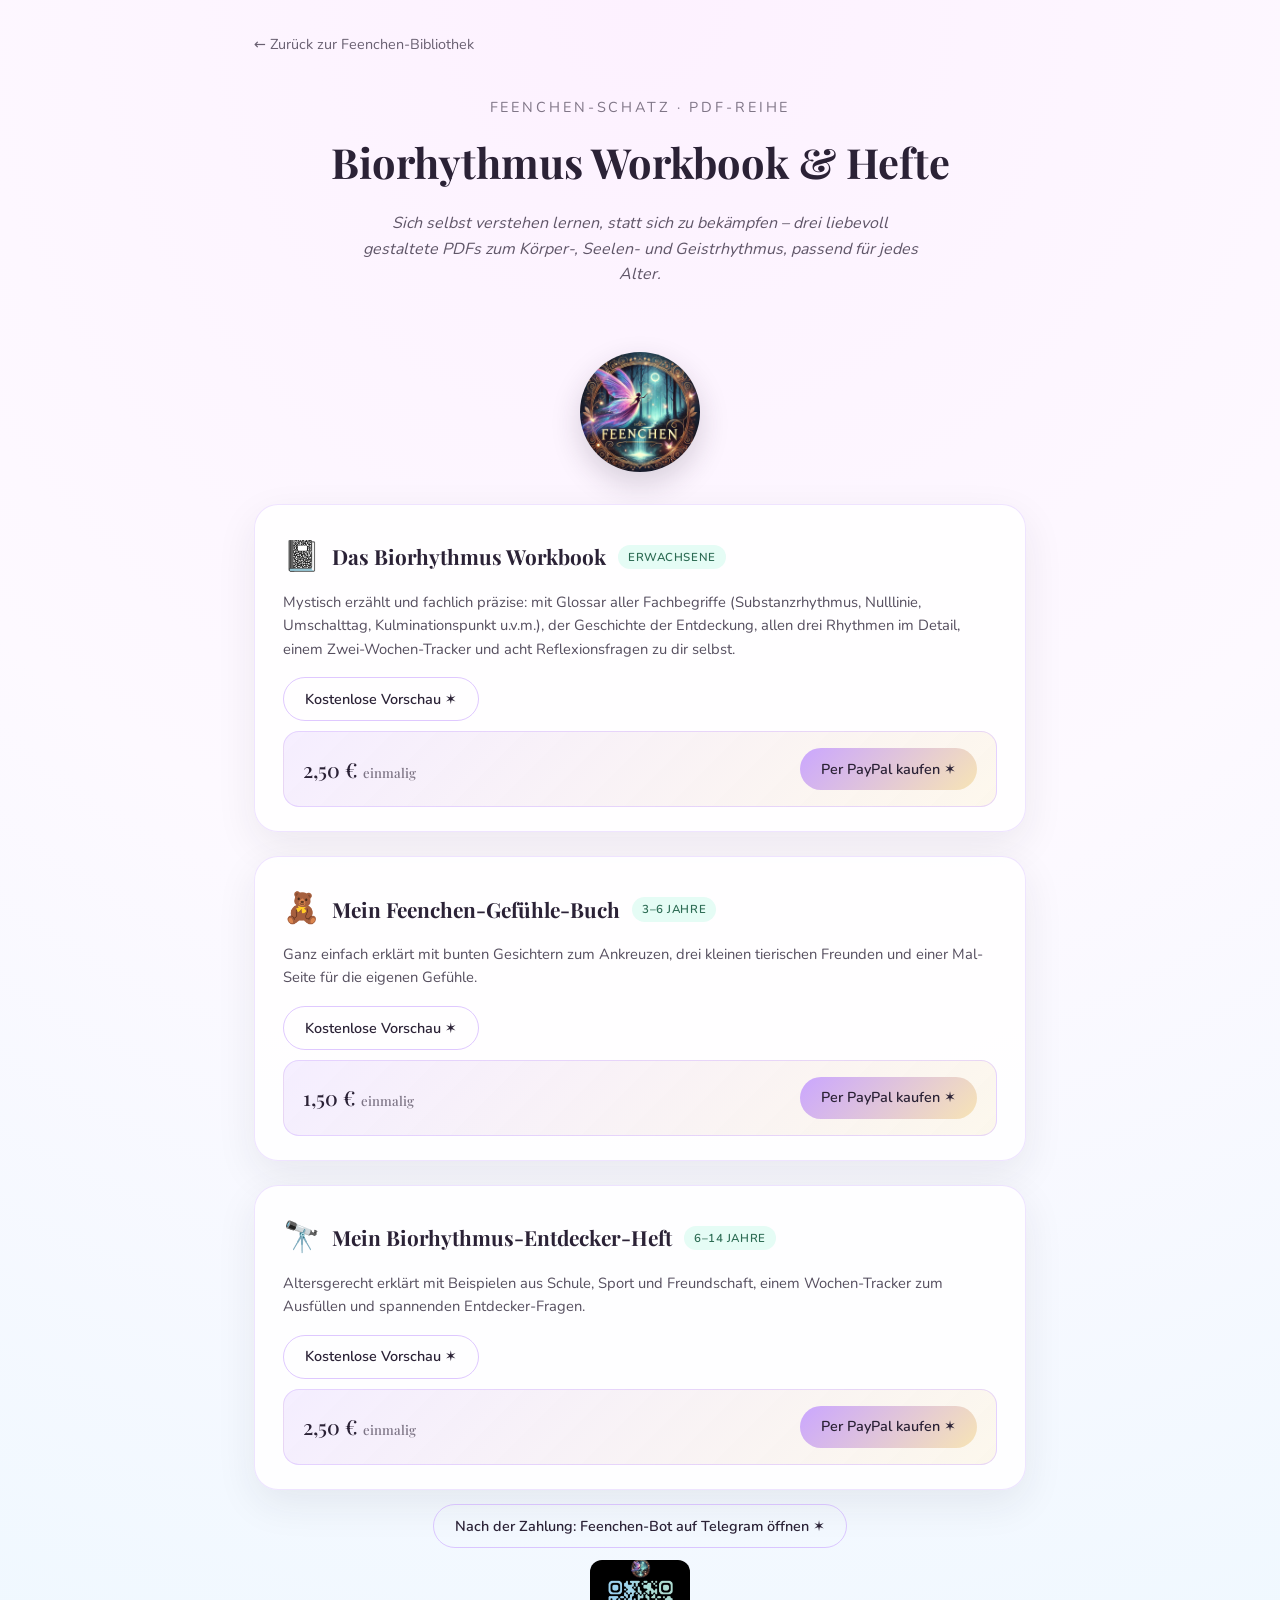
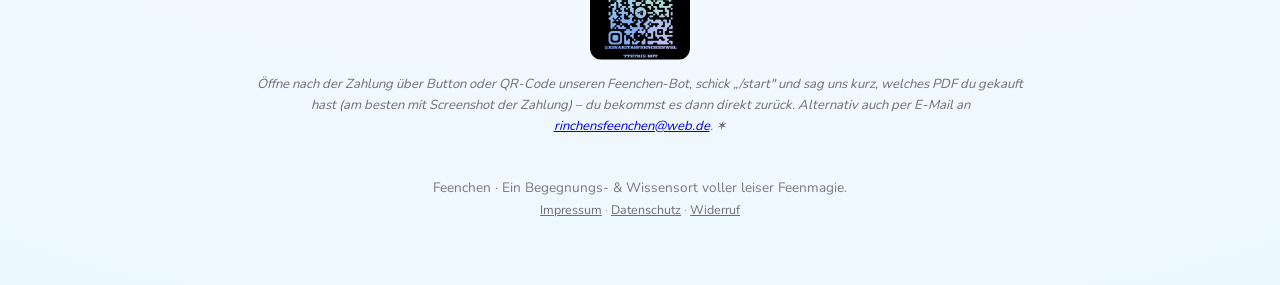
<file: schaetze/biorhythmus-workbook.html>
<!DOCTYPE html>
<html lang="de">

<head>
  <meta charset="UTF-8" />
  <title>Biorhythmus Workbook & Hefte – Feenchen-Schatz</title>
  <meta name="description" content="Das Feenchen Biorhythmus Workbook als PDF – für Erwachsene, für Kinder von 3–6 und für 6–14 Jahre. Mit kostenloser Vorschau." />
  <meta name="viewport" content="width=device-width, initial-scale=1" />
  <link rel="stylesheet" href="../assets/fonts/fonts.css">
  <style>
    :root {
      --bg: #fdf9ff; --accent: #caa6ff; --accent2: #b5f5e3; --text: #2b2236; --gold: #f7e4b5;
    }
    * { box-sizing: border-box; margin: 0; padding: 0; }
    body {
      font-family: "Nunito", system-ui, -apple-system, sans-serif;
      background: radial-gradient(circle at top, #fdf1ff 0%, #fdf9ff 45%, #ecf8ff 100%);
      color: var(--text); line-height: 1.6; min-height: 100vh;
    }
    .wrapper { max-width: 820px; margin: 0 auto; padding: 2rem 1.5rem 4rem; }
    a.back { display: inline-block; margin-bottom: 1.5rem; color: var(--text); text-decoration: none; font-size: 0.9rem; opacity: 0.7; }
    a.back:hover { opacity: 1; }
    header { text-align: center; padding: 1rem 1rem 2rem; }
    .tagline { font-size: 0.9rem; text-transform: uppercase; letter-spacing: 0.2em; color: rgba(43,34,54,0.6); margin-bottom: 0.6rem; }
    header h1 { font-family: "Playfair Display", serif; font-size: clamp(2rem, 5vw, 2.6rem); color: var(--text); }
    header p.sub { max-width: 560px; margin: 1rem auto 0; font-style: italic; color: rgba(43,34,54,0.75); }
    .cover-frame { display: flex; justify-content: center; margin: 2rem 0; }
    .cover-frame img { width: 120px; height: 120px; border-radius: 50%; object-fit: cover; box-shadow: 0 12px 30px rgba(43,34,54,0.18); }

    .products { display: flex; flex-direction: column; gap: 1.5rem; margin-top: 1rem; }
    .product-card {
      background: rgba(255,255,255,0.85); border-radius: 24px; padding: 1.75rem 1.75rem 1.5rem;
      box-shadow: 0 14px 40px rgba(43,34,54,0.08); border: 1px solid rgba(202,166,255,0.3);
    }
    .product-card .top-row { display: flex; align-items: center; gap: 12px; margin-bottom: 0.6rem; }
    .product-card .icon { font-size: 30px; }
    .product-card h2 { font-family: "Playfair Display", serif; font-size: 1.3rem; }
    .product-card .age-badge {
      font-size: 0.72rem; text-transform: uppercase; letter-spacing: 0.05em; padding: 3px 10px;
      border-radius: 999px; background: rgba(181,245,227,0.35); color: #2c6b53; font-weight: 700;
    }
    .product-card p.desc { font-size: 0.92rem; color: rgba(43,34,54,0.8); margin: 0.6rem 0 1rem; }

    .row-actions { display: flex; align-items: center; justify-content: space-between; flex-wrap: wrap; gap: 0.8rem; margin-top: 0.8rem; }
    .btn {
      display: inline-flex; align-items: center; justify-content: center; gap: 0.4rem; text-decoration: none;
      font-size: 0.9rem; font-weight: 600; padding: 0.6rem 1.3rem; border-radius: 999px; border: none; cursor: pointer;
      transition: transform 180ms ease, box-shadow 180ms ease;
    }
    .btn:hover { transform: translateY(-1px); box-shadow: 0 8px 20px rgba(43,34,54,0.15); }
    .btn-primary { background: linear-gradient(135deg, var(--accent), var(--gold)); color: var(--text); }
    .btn-outline { background: transparent; border: 1px solid rgba(202,166,255,0.6); color: var(--text); }

    .price-box {
      display: flex; align-items: center; justify-content: space-between; flex-wrap: wrap; gap: 1rem;
      margin-top: 0.6rem; padding: 1rem 1.2rem; border-radius: 16px;
      background: linear-gradient(135deg, rgba(202,166,255,0.18), rgba(247,228,181,0.25));
      border: 1px solid rgba(202,166,255,0.4);
    }
    .price-box .price { font-family: "Playfair Display", serif; font-size: 1.3rem; }
    .price-box .price small { font-size: 0.82rem; font-weight: 400; color: rgba(43,34,54,0.6); }

    .telegram-row { text-align: center; margin-top: 0.9rem; }
    .qr { width: 100px; height: 100px; border-radius: 12px; margin: 0.7rem auto 0; display: block; }

    .delivery-note { margin-top: 0.9rem; font-size: 0.82rem; color: rgba(43,34,54,0.65); font-style: italic; text-align: center; }
    footer { text-align: center; font-size: 0.85rem; color: rgba(43, 34, 54, 0.6); margin-top: 2.5rem; }
  </style>
</head>

<body>
  <div class="wrapper">
    <a class="back" href="../zuhause.html">← Zurück zur Feenchen-Bibliothek</a>

    <header>
      <div class="tagline">Feenchen-Schatz · PDF-Reihe</div>
      <h1>Biorhythmus Workbook &amp; Hefte</h1>
      <p class="sub">Sich selbst verstehen lernen, statt sich zu bekämpfen – drei liebevoll gestaltete
      PDFs zum Körper-, Seelen- und Geistrhythmus, passend für jedes Alter.</p>
    </header>

    <div class="cover-frame">
      <img src="../assets/feenchen-logo.jpg" alt="Feenchen Logo" />
    </div>

    <div class="products">

      <div class="product-card" id="erwachsene">
        <div class="top-row">
          <div class="icon">📓</div>
          <h2>Das Biorhythmus Workbook</h2>
          <span class="age-badge">Erwachsene</span>
        </div>
        <p class="desc">Mystisch erzählt und fachlich präzise: mit Glossar aller Fachbegriffe
        (Substanzrhythmus, Nulllinie, Umschalttag, Kulminationspunkt u.v.m.), der Geschichte der
        Entdeckung, allen drei Rhythmen im Detail, einem Zwei-Wochen-Tracker und acht
        Reflexionsfragen zu dir selbst.</p>
        <div class="row-actions">
          <a class="btn btn-outline" href="biorhythmus/workbook-vorschau.pdf" target="_blank" rel="noopener">Kostenlose Vorschau ✶</a>
        </div>
        <div class="price-box">
          <div class="price">2,50 € <small>einmalig</small></div>
          <a class="btn btn-primary" href="https://paypal.me/rinchensfeenchen/2.50" target="_blank" rel="noopener">Per PayPal kaufen ✶</a>
        </div>
      </div>

      <div class="product-card" id="kinder-3-6">
        <div class="top-row">
          <div class="icon">🧸</div>
          <h2>Mein Feenchen-Gefühle-Buch</h2>
          <span class="age-badge">3–6 Jahre</span>
        </div>
        <p class="desc">Ganz einfach erklärt mit bunten Gesichtern zum Ankreuzen, drei kleinen
        tierischen Freunden und einer Mal-Seite für die eigenen Gefühle.</p>
        <div class="row-actions">
          <a class="btn btn-outline" href="biorhythmus/gefuehle-buch-3-6-vorschau.pdf" target="_blank" rel="noopener">Kostenlose Vorschau ✶</a>
        </div>
        <div class="price-box">
          <div class="price">1,50 € <small>einmalig</small></div>
          <a class="btn btn-primary" href="https://paypal.me/rinchensfeenchen/1.50" target="_blank" rel="noopener">Per PayPal kaufen ✶</a>
        </div>
      </div>

      <div class="product-card" id="kinder-6-14">
        <div class="top-row">
          <div class="icon">🔭</div>
          <h2>Mein Biorhythmus-Entdecker-Heft</h2>
          <span class="age-badge">6–14 Jahre</span>
        </div>
        <p class="desc">Altersgerecht erklärt mit Beispielen aus Schule, Sport und Freundschaft,
        einem Wochen-Tracker zum Ausfüllen und spannenden Entdecker-Fragen.</p>
        <div class="row-actions">
          <a class="btn btn-outline" href="biorhythmus/entdecker-heft-6-14-vorschau.pdf" target="_blank" rel="noopener">Kostenlose Vorschau ✶</a>
        </div>
        <div class="price-box">
          <div class="price">2,50 € <small>einmalig</small></div>
          <a class="btn btn-primary" href="https://paypal.me/rinchensfeenchen/2.50" target="_blank" rel="noopener">Per PayPal kaufen ✶</a>
        </div>
      </div>

    </div>

    <div class="telegram-row">
      <a class="btn btn-outline" href="https://t.me/RinaRitasFeenchenWelttetris_bot" target="_blank" rel="noopener">Nach der Zahlung: Feenchen-Bot auf Telegram öffnen ✶</a>
      <img class="qr" src="../assets/qr-telegram-bot.png" alt="QR-Code zum Feenchen-Telegram-Bot" />
    </div>
    <p class="delivery-note">
      Öffne nach der Zahlung über Button oder QR-Code unseren Feenchen-Bot, schick „/start" und
      sag uns kurz, welches PDF du gekauft hast (am besten mit Screenshot der Zahlung) – du
      bekommst es dann direkt zurück. Alternativ auch per E-Mail an
      <a href="mailto:rinchensfeenchen@web.de?subject=Biorhythmus-PDF">rinchensfeenchen@web.de</a>. ✶
    </p>

    <footer>
      Feenchen · Ein Begegnungs- &amp; Wissensort voller leiser Feenmagie.<br />
      <span style="font-size: 0.78rem; opacity: 0.65;">
        <a href="../impressum.html" style="color: var(--text);">Impressum</a> ·
        <a href="../datenschutz.html" style="color: var(--text);">Datenschutz</a> ·
        <a href="../widerruf.html" style="color: var(--text);">Widerruf</a>
      </span>
    </footer>
  </div>
</body>

</html>
</file>
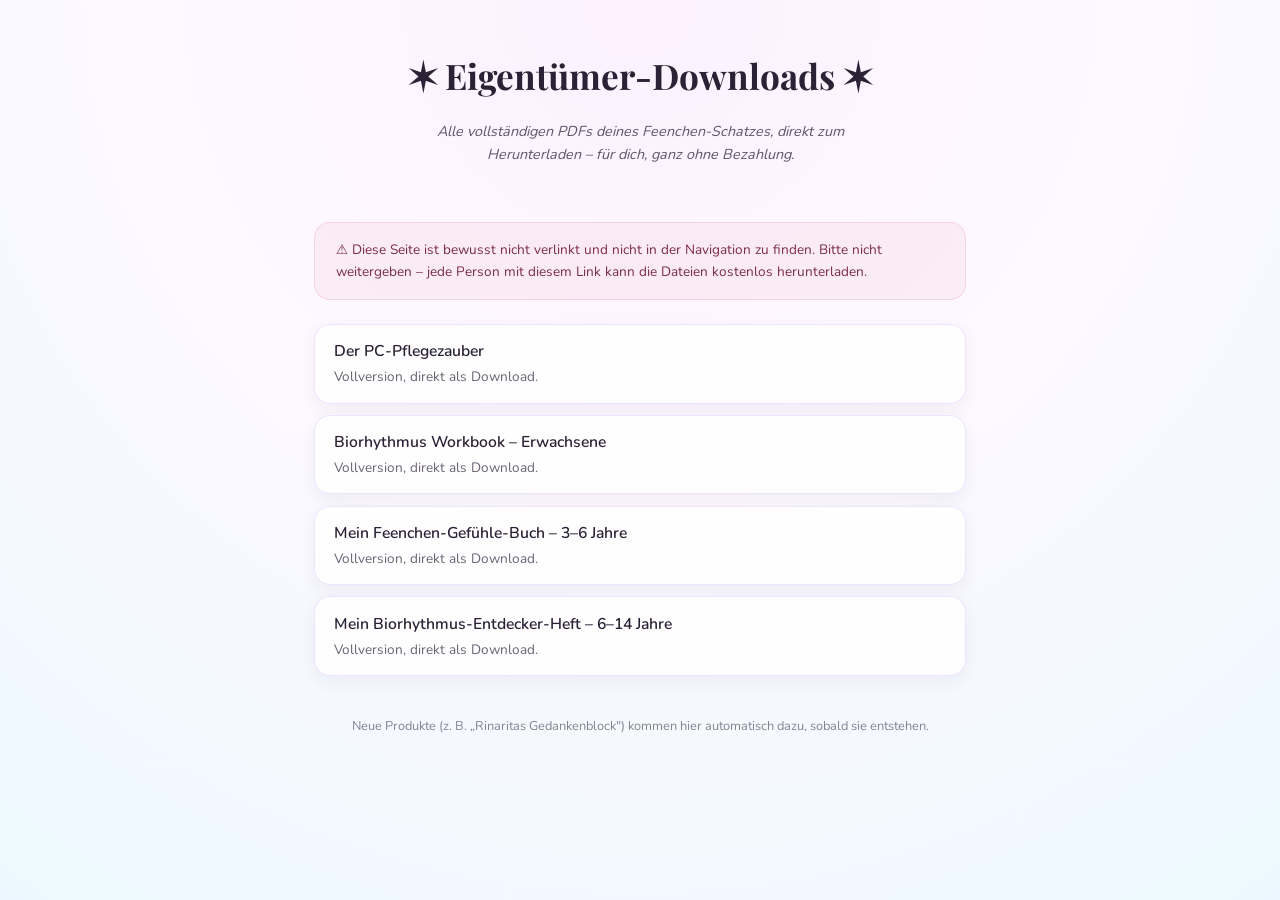
<file: schaetze/eigentuemer-downloads.html>
<!DOCTYPE html>
<html lang="de">

<head>
  <meta charset="UTF-8" />
  <title>Eigentümer-Downloads – nur für Rinchen</title>
  <meta name="robots" content="noindex, nofollow" />
  <meta name="viewport" content="width=device-width, initial-scale=1" />
  <link rel="stylesheet" href="../assets/fonts/fonts.css">
  <style>
    :root { --bg: #fdf9ff; --accent: #caa6ff; --accent2: #b5f5e3; --text: #2b2236; --gold: #f7e4b5; }
    * { box-sizing: border-box; margin: 0; padding: 0; }
    body {
      font-family: "Nunito", system-ui, -apple-system, sans-serif;
      background: radial-gradient(circle at top, #fdf1ff 0%, #fdf9ff 45%, #ecf8ff 100%);
      color: var(--text); line-height: 1.6; min-height: 100vh;
    }
    .wrapper { max-width: 700px; margin: 0 auto; padding: 2rem 1.5rem 4rem; }
    header { text-align: center; padding: 1rem 1rem 2rem; }
    header h1 { font-family: "Playfair Display", serif; font-size: clamp(1.7rem, 5vw, 2.2rem); }
    header p.sub { max-width: 480px; margin: 1rem auto 0; font-style: italic; color: rgba(43,34,54,0.75); font-size: 0.9rem; }
    .warn-box {
      background: rgba(243,201,216,0.25); border: 1px solid rgba(243,201,216,0.7); border-radius: 16px;
      padding: 1rem 1.3rem; margin: 1.5rem 0; font-size: 0.85rem; color: #7a2c47;
    }
    .link-card {
      display: flex; flex-direction: column; gap: 2px; background: rgba(255,255,255,0.85);
      border: 1px solid rgba(202,166,255,0.3); border-radius: 16px; padding: 0.9rem 1.2rem;
      margin-bottom: 0.7rem; text-decoration: none; color: var(--text);
      box-shadow: 0 6px 18px rgba(43,34,54,0.06);
    }
    .link-card .title { font-weight: 700; font-size: 0.98rem; }
    .link-card .desc { font-size: 0.85rem; color: rgba(43,34,54,0.7); }
    footer { text-align: center; font-size: 0.8rem; color: rgba(43, 34, 54, 0.55); margin-top: 2.5rem; }
  </style>
</head>

<body>
  <div class="wrapper">
    <header>
      <h1>✶ Eigentümer-Downloads ✶</h1>
      <p class="sub">Alle vollständigen PDFs deines Feenchen-Schatzes, direkt zum Herunterladen – für dich, ganz ohne Bezahlung.</p>
    </header>

    <div class="warn-box">
      ⚠️ Diese Seite ist bewusst nicht verlinkt und nicht in der Navigation zu finden. Bitte nicht
      weitergeben – jede Person mit diesem Link kann die Dateien kostenlos herunterladen.
    </div>

    <a class="link-card" href="pc-pflegezauber-vollversion.pdf" target="_blank" rel="noopener">
      <span class="title">Der PC-Pflegezauber</span>
      <span class="desc">Vollversion, direkt als Download.</span>
    </a>

    <a class="link-card" href="biorhythmus/workbook-vollversion.pdf" target="_blank" rel="noopener">
      <span class="title">Biorhythmus Workbook – Erwachsene</span>
      <span class="desc">Vollversion, direkt als Download.</span>
    </a>

    <a class="link-card" href="biorhythmus/gefuehle-buch-3-6-vollversion.pdf" target="_blank" rel="noopener">
      <span class="title">Mein Feenchen-Gefühle-Buch – 3–6 Jahre</span>
      <span class="desc">Vollversion, direkt als Download.</span>
    </a>

    <a class="link-card" href="biorhythmus/entdecker-heft-6-14-vollversion.pdf" target="_blank" rel="noopener">
      <span class="title">Mein Biorhythmus-Entdecker-Heft – 6–14 Jahre</span>
      <span class="desc">Vollversion, direkt als Download.</span>
    </a>

    <footer>
      Neue Produkte (z. B. „Rinaritas Gedankenblock") kommen hier automatisch dazu, sobald sie entstehen.
    </footer>
  </div>
</body>

</html>
</file>
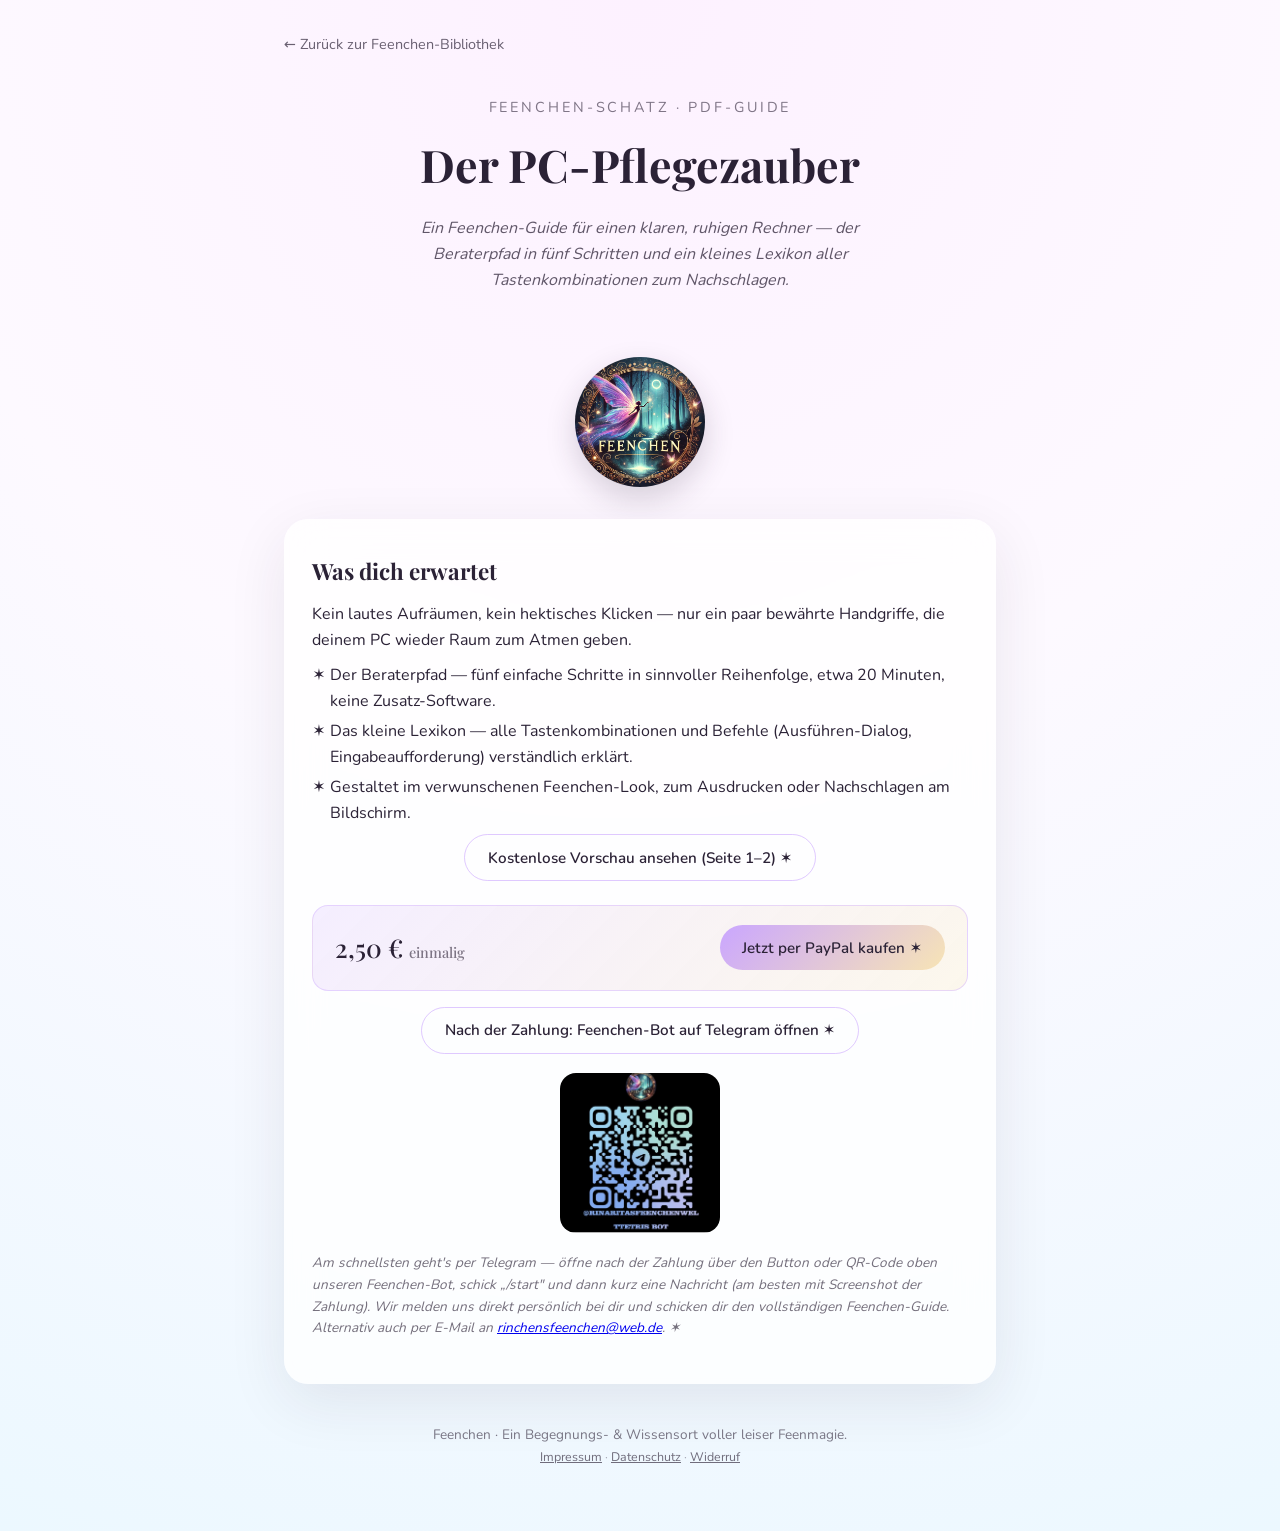
<file: schaetze/pc-pflegezauber.html>
<!DOCTYPE html>
<html lang="de">

<head>
  <meta charset="UTF-8" />
  <title>Der PC-Pflegezauber – Feenchen-Schatz</title>
  <meta name="description" content="Ein Feenchen-Guide für einen klaren, ruhigen Rechner: Beraterpfad und kleines Lexikon aller Tastenkombinationen und Befehle." />
  <meta name="viewport" content="width=device-width, initial-scale=1" />
  <link rel="stylesheet" href="../assets/fonts/fonts.css">
  <style>
    :root {
      --bg: #fdf9ff;
      --accent: #caa6ff;
      --accent2: #b5f5e3;
      --text: #2b2236;
      --gold: #f7e4b5;
    }

    * { box-sizing: border-box; margin: 0; padding: 0; }

    body {
      font-family: "Nunito", system-ui, -apple-system, sans-serif;
      background: radial-gradient(circle at top, #fdf1ff 0%, #fdf9ff 45%, #ecf8ff 100%);
      color: var(--text);
      line-height: 1.6;
      min-height: 100vh;
    }

    .wrapper { max-width: 760px; margin: 0 auto; padding: 2rem 1.5rem 4rem; }

    a.back { display: inline-block; margin-bottom: 1.5rem; color: var(--text); text-decoration: none; font-size: 0.9rem; opacity: 0.7; }
    a.back:hover { opacity: 1; }

    header { text-align: center; padding: 1rem 1rem 2rem; }

    .tagline {
      font-size: 0.9rem; text-transform: uppercase; letter-spacing: 0.2em;
      color: rgba(43, 34, 54, 0.6); margin-bottom: 0.6rem;
    }

    header h1 {
      font-family: "Playfair Display", serif;
      font-size: clamp(2rem, 5vw, 2.8rem);
      color: var(--text);
    }

    header p.sub { max-width: 480px; margin: 1rem auto 0; font-style: italic; color: rgba(43,34,54,0.75); }

    .cover-frame {
      display: flex; justify-content: center; margin: 2rem 0;
    }
    .cover-frame img {
      width: 130px; height: 130px; border-radius: 50%; object-fit: cover;
      box-shadow: 0 12px 30px rgba(43,34,54,0.18);
    }

    section {
      margin-top: 2rem;
      padding: 2.2rem 1.75rem;
      border-radius: 24px;
      background: rgba(255, 255, 255, 0.78);
      backdrop-filter: blur(18px);
      box-shadow: 0 18px 60px rgba(43, 34, 54, 0.09);
    }

    section h2 { font-family: "Playfair Display", serif; font-size: 1.4rem; margin-bottom: 0.75rem; }
    section p { margin-bottom: 0.6rem; }

    ul { margin-top: 0.5rem; padding-left: 1.1rem; list-style: "✶ "; }
    li + li { margin-top: 0.3rem; }

    .price-box {
      display: flex; align-items: center; justify-content: space-between; flex-wrap: wrap; gap: 1rem;
      margin-top: 1.5rem; padding: 1.2rem 1.4rem; border-radius: 16px;
      background: linear-gradient(135deg, rgba(202,166,255,0.18), rgba(247,228,181,0.25));
      border: 1px solid rgba(202,166,255,0.4);
    }
    .price-box .price { font-family: "Playfair Display", serif; font-size: 1.6rem; }
    .price-box .price small { font-size: 0.9rem; font-weight: 400; color: rgba(43,34,54,0.6); }

    .btn {
      display: inline-flex; align-items: center; justify-content: center; gap: 0.4rem;
      text-decoration: none; font-size: 0.95rem; font-weight: 600;
      padding: 0.65rem 1.4rem; border-radius: 999px; border: none; cursor: pointer;
      transition: transform 180ms ease, box-shadow 180ms ease;
    }
    .btn:hover { transform: translateY(-1px); box-shadow: 0 8px 20px rgba(43,34,54,0.15); }
    .btn-primary { background: linear-gradient(135deg, var(--accent), var(--gold)); color: var(--text); }
    .btn-outline { background: transparent; border: 1px solid rgba(202,166,255,0.6); color: var(--text); }

    .delivery-note {
      margin-top: 1.2rem; font-size: 0.85rem; color: rgba(43,34,54,0.65); font-style: italic;
    }

    .preview-cta { text-align: center; margin-top: 0.5rem; }

    footer { text-align: center; font-size: 0.85rem; color: rgba(43, 34, 54, 0.6); margin-top: 2.5rem; }
  </style>
</head>

<body>
  <div class="wrapper">
    <a class="back" href="../zuhause.html">← Zurück zur Feenchen-Bibliothek</a>

    <header>
      <div class="tagline">Feenchen-Schatz · PDF-Guide</div>
      <h1>Der PC-Pflegezauber</h1>
      <p class="sub">Ein Feenchen-Guide für einen klaren, ruhigen Rechner — der Beraterpfad in fünf Schritten und ein kleines Lexikon aller Tastenkombinationen zum Nachschlagen.</p>
    </header>

    <div class="cover-frame">
      <img src="../assets/feenchen-logo.jpg" alt="Feenchen Logo" onerror="this.style.display='none'" />
    </div>

    <section>
      <h2>Was dich erwartet</h2>
      <p>Kein lautes Aufräumen, kein hektisches Klicken — nur ein paar bewährte Handgriffe, die deinem PC wieder Raum zum Atmen geben.</p>
      <ul>
        <li>Der Beraterpfad — fünf einfache Schritte in sinnvoller Reihenfolge, etwa 20 Minuten, keine Zusatz-Software.</li>
        <li>Das kleine Lexikon — alle Tastenkombinationen und Befehle (Ausführen-Dialog, Eingabeaufforderung) verständlich erklärt.</li>
        <li>Gestaltet im verwunschenen Feenchen-Look, zum Ausdrucken oder Nachschlagen am Bildschirm.</li>
      </ul>

      <div class="preview-cta">
        <a class="btn btn-outline" href="pc-pflegezauber-vorschau.pdf" target="_blank" rel="noopener">Kostenlose Vorschau ansehen (Seite 1–2) ✶</a>
      </div>

      <div class="price-box">
        <div class="price">2,50 € <small>einmalig</small></div>
        <a class="btn btn-primary" href="https://paypal.me/rinchensfeenchen/2.50" target="_blank" rel="noopener">Jetzt per PayPal kaufen ✶</a>
      </div>
      <div class="preview-cta" style="margin-top: 1rem;">
        <a class="btn btn-outline" href="https://t.me/RinaRitasFeenchenWelttetris_bot" target="_blank" rel="noopener">Nach der Zahlung: Feenchen-Bot auf Telegram öffnen ✶</a>
      </div>
      <div style="display: flex; justify-content: center; margin-top: 1.2rem;">
        <img src="../assets/qr-telegram-bot.png" alt="QR-Code zum Feenchen-Telegram-Bot" style="width: 160px; height: 160px; border-radius: 16px;" />
      </div>
      <p class="delivery-note">
        Am schnellsten geht's per Telegram — öffne nach der Zahlung über den Button oder QR-Code
        oben unseren Feenchen-Bot, schick „/start" und dann kurz eine Nachricht (am besten mit
        Screenshot der Zahlung). Wir melden uns direkt persönlich bei dir und schicken dir den
        vollständigen Feenchen-Guide. Alternativ auch per E-Mail an
        <a href="mailto:rinchensfeenchen@web.de?subject=PC-Pflegezauber">rinchensfeenchen@web.de</a>. ✶
      </p>
    </section>

    <footer>
      Feenchen · Ein Begegnungs- & Wissensort voller leiser Feenmagie.<br />
      <span style="font-size: 0.78rem; opacity: 0.65;">
        <a href="../impressum.html" style="color: var(--text);">Impressum</a> ·
        <a href="../datenschutz.html" style="color: var(--text);">Datenschutz</a> ·
        <a href="../widerruf.html" style="color: var(--text);">Widerruf</a>
      </span>
    </footer>
  </div>
</body>

</html>
</file>
<file: assets/fonts/fonts.css>
/* latin-ext */
@font-face {
  font-family: 'Nunito';
  font-style: normal;
  font-weight: 300;
  font-display: swap;
  src: url(XRXV3I6Li01BKofIO-aBXso.woff2) format('woff2');
  unicode-range: U+0100-02BA, U+02BD-02C5, U+02C7-02CC, U+02CE-02D7, U+02DD-02FF, U+0304, U+0308, U+0329, U+1D00-1DBF, U+1E00-1E9F, U+1EF2-1EFF, U+2020, U+20A0-20AB, U+20AD-20C0, U+2113, U+2C60-2C7F, U+A720-A7FF;
}

/* latin */
@font-face {
  font-family: 'Nunito';
  font-style: normal;
  font-weight: 300;
  font-display: swap;
  src: url(XRXV3I6Li01BKofINeaB.woff2) format('woff2');
  unicode-range: U+0000-00FF, U+0131, U+0152-0153, U+02BB-02BC, U+02C6, U+02DA, U+02DC, U+0304, U+0308, U+0329, U+2000-206F, U+20AC, U+2122, U+2191, U+2193, U+2212, U+2215, U+FEFF, U+FFFD;
}

/* latin-ext */
@font-face {
  font-family: 'Nunito';
  font-style: normal;
  font-weight: 400;
  font-display: swap;
  src: url(XRXV3I6Li01BKofIO-aBXso.woff2) format('woff2');
  unicode-range: U+0100-02BA, U+02BD-02C5, U+02C7-02CC, U+02CE-02D7, U+02DD-02FF, U+0304, U+0308, U+0329, U+1D00-1DBF, U+1E00-1E9F, U+1EF2-1EFF, U+2020, U+20A0-20AB, U+20AD-20C0, U+2113, U+2C60-2C7F, U+A720-A7FF;
}

/* latin */
@font-face {
  font-family: 'Nunito';
  font-style: normal;
  font-weight: 400;
  font-display: swap;
  src: url(XRXV3I6Li01BKofINeaB.woff2) format('woff2');
  unicode-range: U+0000-00FF, U+0131, U+0152-0153, U+02BB-02BC, U+02C6, U+02DA, U+02DC, U+0304, U+0308, U+0329, U+2000-206F, U+20AC, U+2122, U+2191, U+2193, U+2212, U+2215, U+FEFF, U+FFFD;
}

/* latin-ext */
@font-face {
  font-family: 'Nunito';
  font-style: normal;
  font-weight: 600;
  font-display: swap;
  src: url(XRXV3I6Li01BKofIO-aBXso.woff2) format('woff2');
  unicode-range: U+0100-02BA, U+02BD-02C5, U+02C7-02CC, U+02CE-02D7, U+02DD-02FF, U+0304, U+0308, U+0329, U+1D00-1DBF, U+1E00-1E9F, U+1EF2-1EFF, U+2020, U+20A0-20AB, U+20AD-20C0, U+2113, U+2C60-2C7F, U+A720-A7FF;
}

/* latin */
@font-face {
  font-family: 'Nunito';
  font-style: normal;
  font-weight: 600;
  font-display: swap;
  src: url(XRXV3I6Li01BKofINeaB.woff2) format('woff2');
  unicode-range: U+0000-00FF, U+0131, U+0152-0153, U+02BB-02BC, U+02C6, U+02DA, U+02DC, U+0304, U+0308, U+0329, U+2000-206F, U+20AC, U+2122, U+2191, U+2193, U+2212, U+2215, U+FEFF, U+FFFD;
}

/* latin-ext */
@font-face {
  font-family: 'Playfair Display';
  font-style: normal;
  font-weight: 500;
  font-display: swap;
  src: url(nuFiD-vYSZviVYUb_rj3ij__anPXDTLYgFE_.woff2) format('woff2');
  unicode-range: U+0100-02BA, U+02BD-02C5, U+02C7-02CC, U+02CE-02D7, U+02DD-02FF, U+0304, U+0308, U+0329, U+1D00-1DBF, U+1E00-1E9F, U+1EF2-1EFF, U+2020, U+20A0-20AB, U+20AD-20C0, U+2113, U+2C60-2C7F, U+A720-A7FF;
}

/* latin */
@font-face {
  font-family: 'Playfair Display';
  font-style: normal;
  font-weight: 500;
  font-display: swap;
  src: url(nuFiD-vYSZviVYUb_rj3ij__anPXDTzYgA.woff2) format('woff2');
  unicode-range: U+0000-00FF, U+0131, U+0152-0153, U+02BB-02BC, U+02C6, U+02DA, U+02DC, U+0304, U+0308, U+0329, U+2000-206F, U+20AC, U+2122, U+2191, U+2193, U+2212, U+2215, U+FEFF, U+FFFD;
}

/* latin-ext */
@font-face {
  font-family: 'Playfair Display';
  font-style: normal;
  font-weight: 700;
  font-display: swap;
  src: url(nuFiD-vYSZviVYUb_rj3ij__anPXDTLYgFE_.woff2) format('woff2');
  unicode-range: U+0100-02BA, U+02BD-02C5, U+02C7-02CC, U+02CE-02D7, U+02DD-02FF, U+0304, U+0308, U+0329, U+1D00-1DBF, U+1E00-1E9F, U+1EF2-1EFF, U+2020, U+20A0-20AB, U+20AD-20C0, U+2113, U+2C60-2C7F, U+A720-A7FF;
}

/* latin */
@font-face {
  font-family: 'Playfair Display';
  font-style: normal;
  font-weight: 700;
  font-display: swap;
  src: url(nuFiD-vYSZviVYUb_rj3ij__anPXDTzYgA.woff2) format('woff2');
  unicode-range: U+0000-00FF, U+0131, U+0152-0153, U+02BB-02BC, U+02C6, U+02DA, U+02DC, U+0304, U+0308, U+0329, U+2000-206F, U+20AC, U+2122, U+2191, U+2193, U+2212, U+2215, U+FEFF, U+FFFD;
}
</file>
